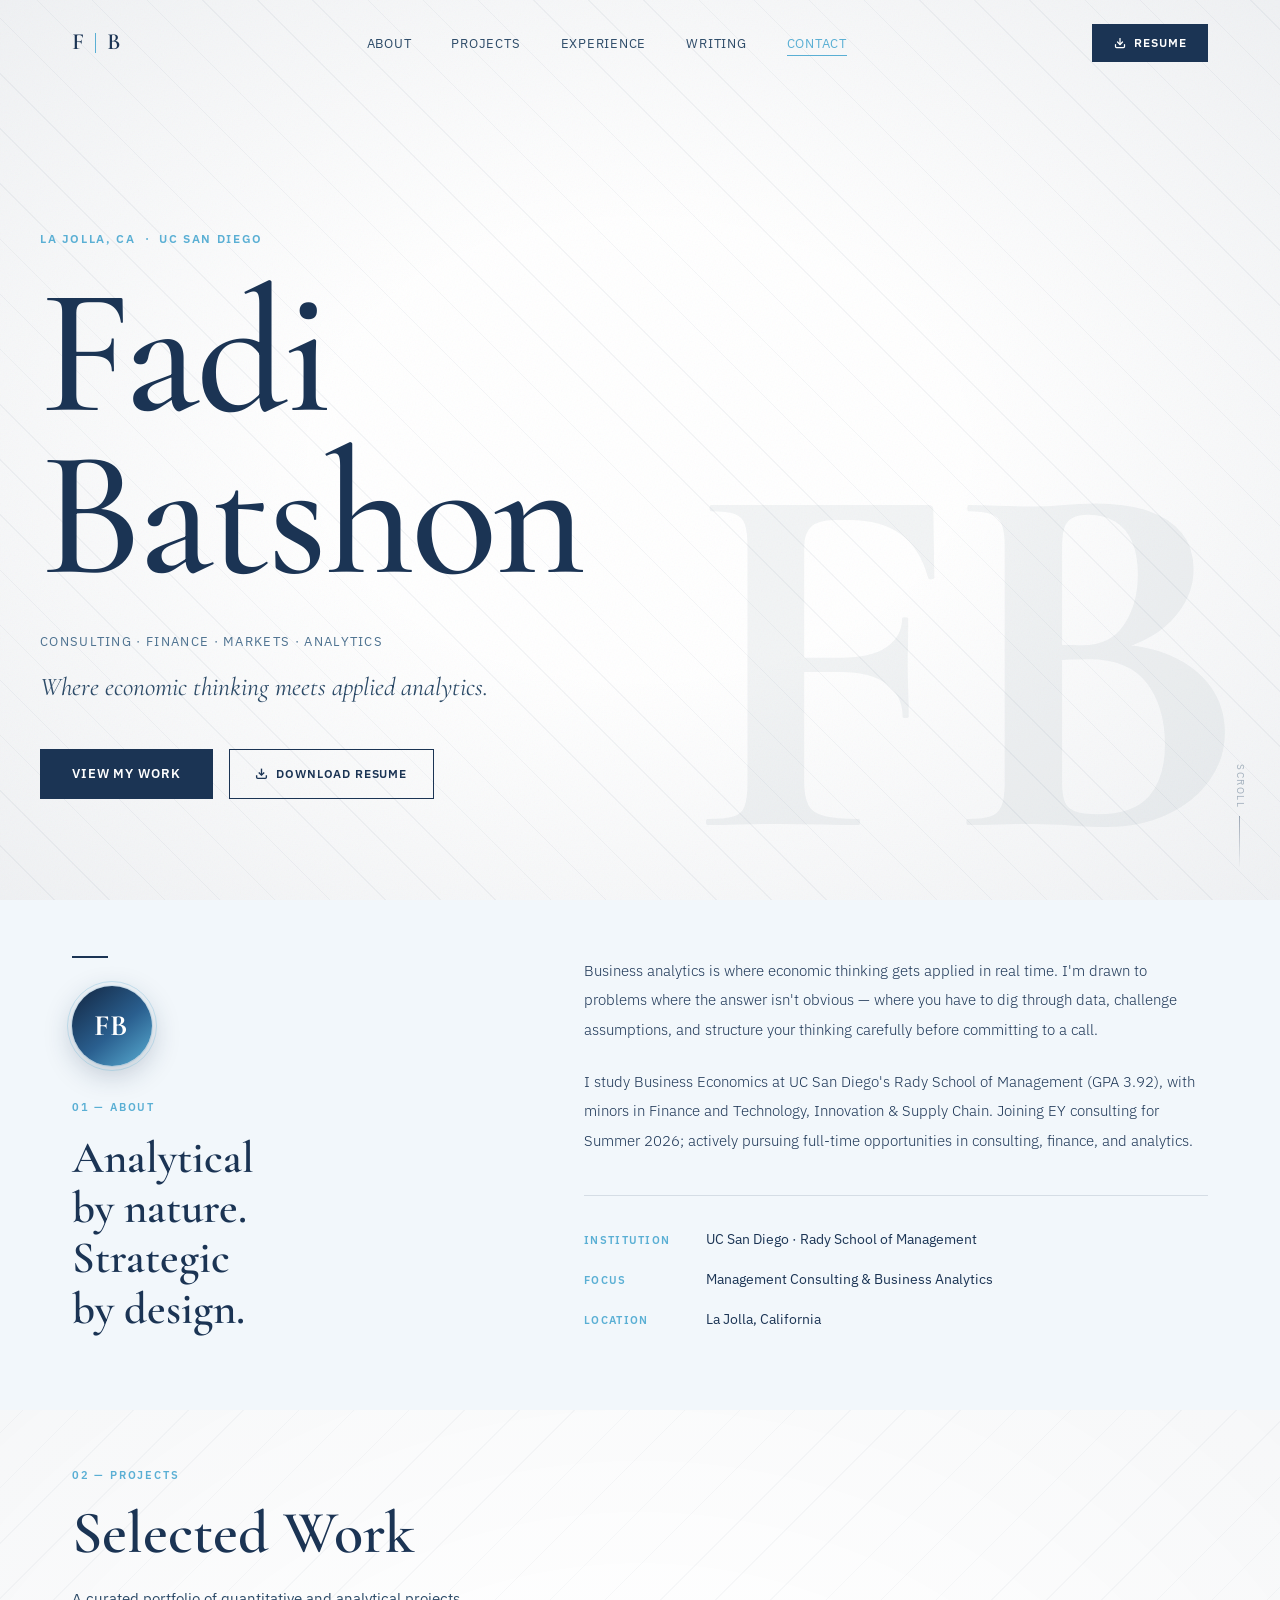
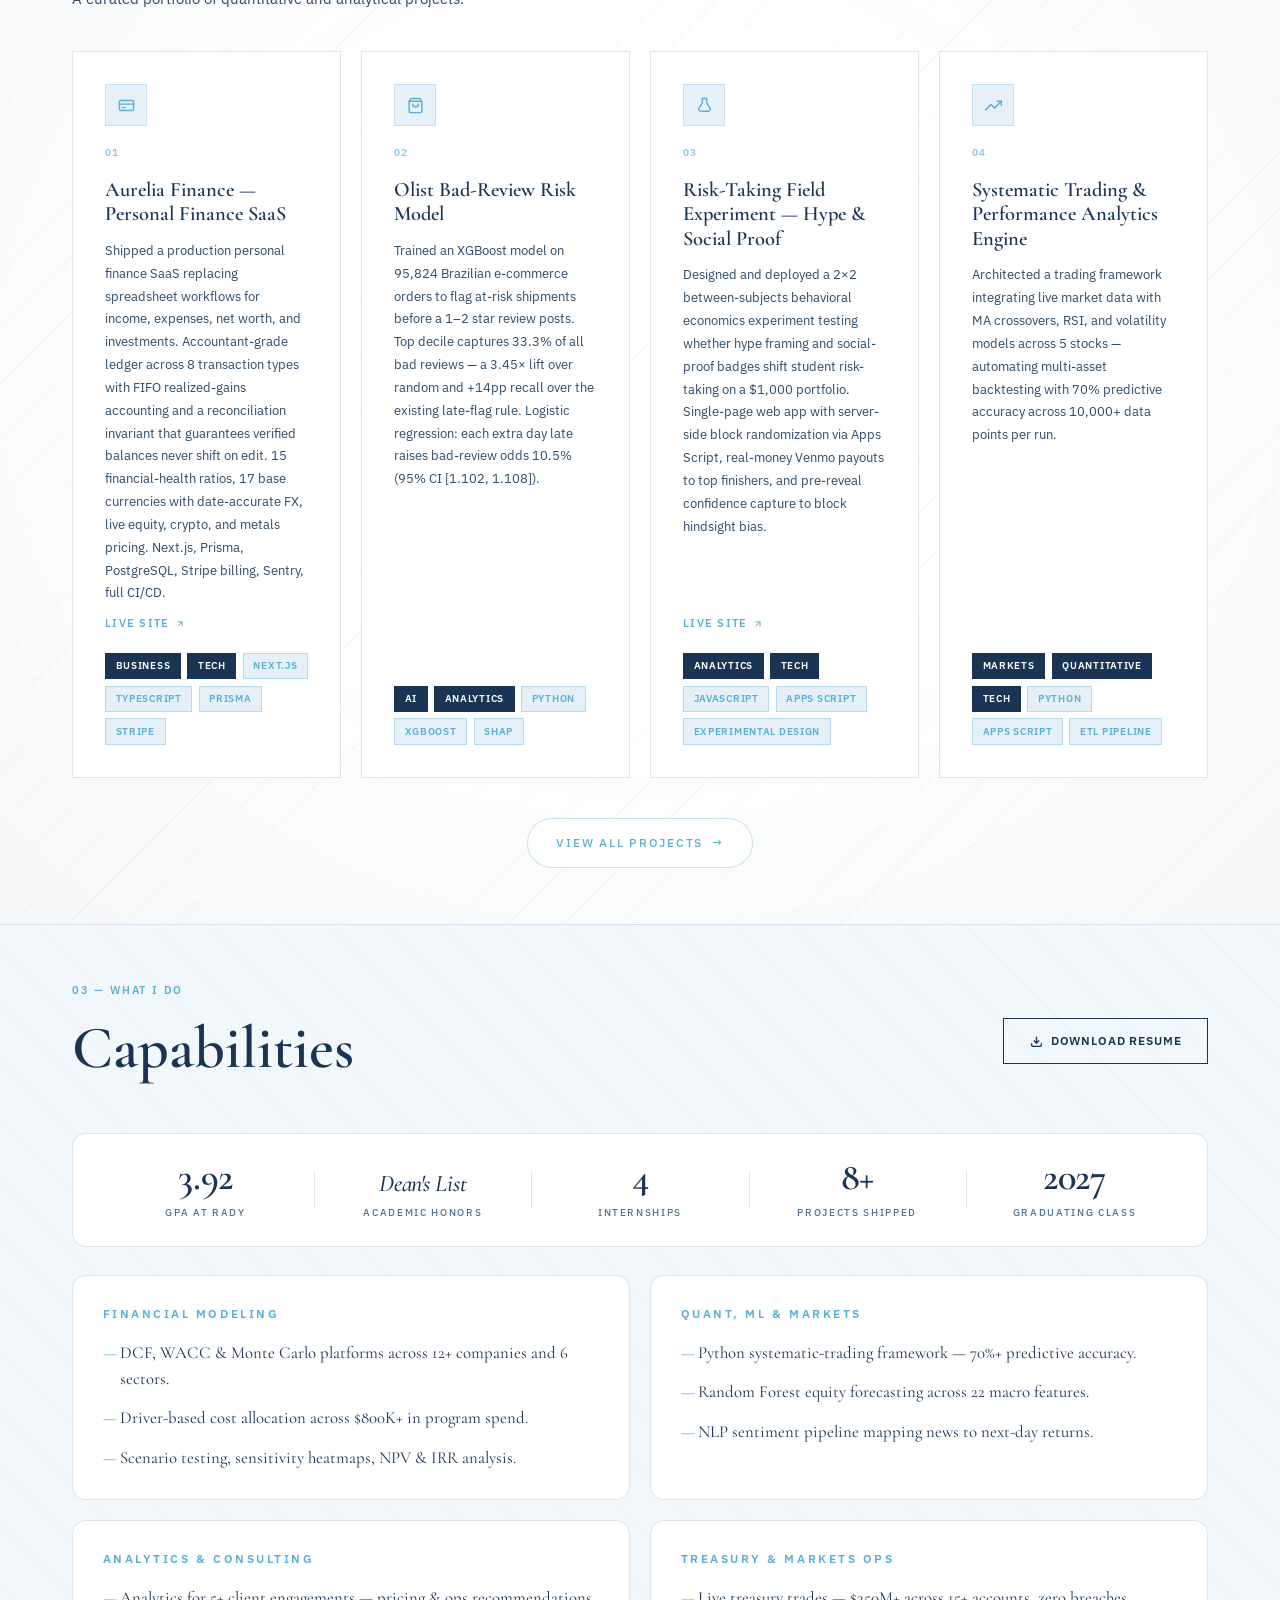
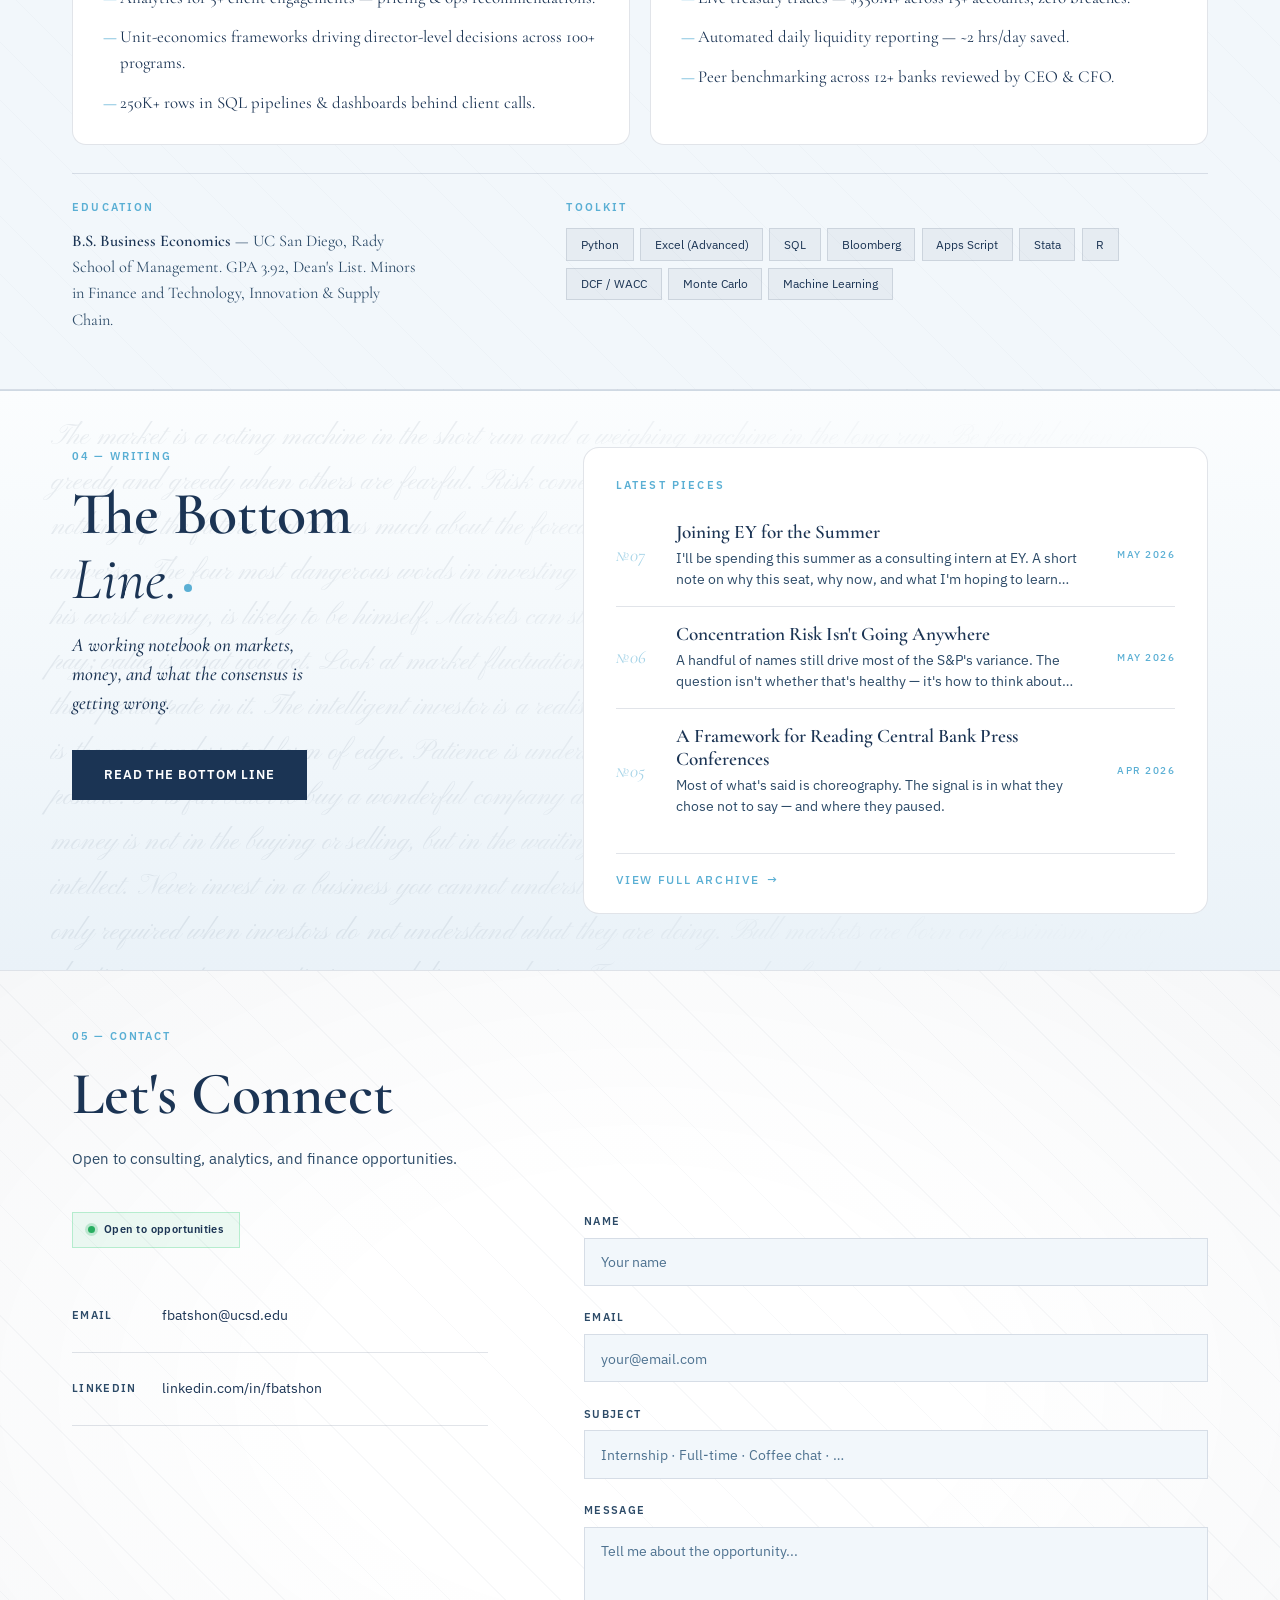
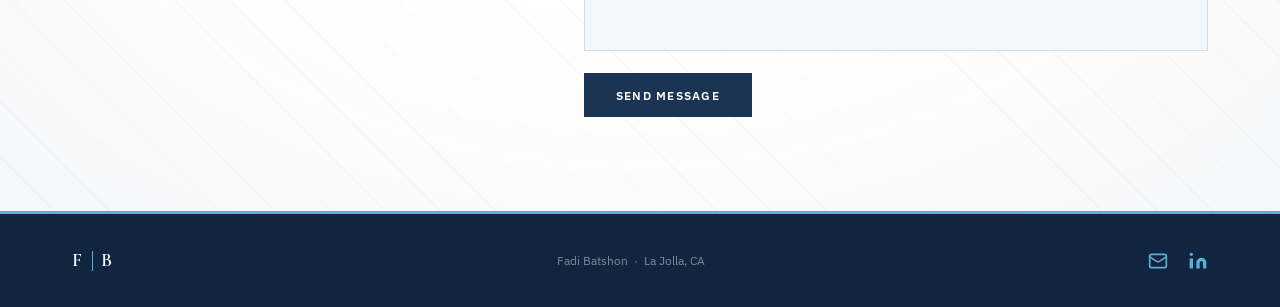
<file: index.html>
<!DOCTYPE html>
<html lang="en">
<head>
  <meta charset="UTF-8" />
  <meta name="viewport" content="width=device-width, initial-scale=1.0" />
  <title>Fadi Batshon — Consulting, Finance & Analytics</title>
  <meta name="description" content="Business Economics @ UC San Diego Rady. Consulting, finance, and analytics — joining EY Summer 2026." />
  <link rel="canonical" href="https://fbatshon.com/" />
  <meta property="og:title" content="Fadi Batshon — Consulting, Finance & Analytics" />
  <meta property="og:description" content="Business Economics @ UC San Diego Rady. Consulting, finance, and analytics — joining EY Summer 2026." />
  <meta property="og:type" content="website" />
  <meta property="og:url" content="https://fbatshon.com/" />
  <meta property="og:image" content="https://fbatshon.com/favicons/apple-touch-icon.png" />
  <meta name="twitter:card" content="summary" />
  <meta name="twitter:title" content="Fadi Batshon — Consulting, Finance & Analytics" />
  <meta name="twitter:description" content="Business Economics @ UC San Diego Rady. Consulting, finance, and analytics — joining EY Summer 2026." />
  <meta name="twitter:image" content="https://fbatshon.com/favicons/apple-touch-icon.png" />
  <link rel="preconnect" href="https://fonts.googleapis.com" />
  <link rel="preconnect" href="https://fonts.gstatic.com" crossorigin />
  <link href="https://fonts.googleapis.com/css2?family=Cormorant+Garamond:ital,wght@0,300;0,400;0,500;0,600;0,700;1,300;1,400;1,500&family=IBM+Plex+Sans:ital,wght@0,300;0,400;0,500;0,600;1,300;1,400&family=Pinyon+Script&display=swap" rel="stylesheet" />
  <link rel="icon" type="image/svg+xml" href="favicons/favicon.svg" />
  <link rel="icon" type="image/png" sizes="32x32" href="favicons/favicon-32.png" />
  <link rel="apple-touch-icon" sizes="180x180" href="favicons/apple-touch-icon.png" />
  <link rel="stylesheet" href="style.css" />
</head>
<body>

  <!-- ░░ NAVBAR ░░ -->
  <nav class="navbar" id="navbar">
    <div class="nav-container">
      <a href="#hero" class="nav-logo" aria-label="Fadi Batshon &mdash; Home"><span class="nav-logo-mark">F</span><span class="nav-logo-rule" aria-hidden="true"></span><span class="nav-logo-mark">B</span></a>
      <ul class="nav-links" id="navLinks">
        <li><a href="#about">About</a></li>
        <li><a href="#projects">Projects</a></li>
        <li><a href="#resume">Experience</a></li>
        <li><a href="./writing/" data-section="writing">Writing</a></li>
        <li><a href="#contact">Contact</a></li>
      </ul>
      <a href="resume.pdf" download="Fadi_Batshon_Resume.pdf" class="btn-nav-cta"><svg width="12" height="12" viewBox="0 0 24 24" fill="none" stroke="currentColor" stroke-width="2.5" stroke-linecap="round" stroke-linejoin="round" aria-hidden="true"><path d="M21 15v4a2 2 0 0 1-2 2H5a2 2 0 0 1-2-2v-4"/><polyline points="7 10 12 15 17 10"/><line x1="12" y1="15" x2="12" y2="3"/></svg> Resume</a>
      <button class="nav-toggle" id="navToggle" aria-label="Toggle menu" aria-expanded="false">
        <span></span>
        <span></span>
        <span></span>
      </button>
    </div>
  </nav>

  <!-- ░░ MOBILE MENU ░░ -->
  <div class="mobile-menu" id="mobileMenu" aria-hidden="true">
    <ul>
      <li><a href="#about"          class="mob-link">About</a></li>
      <li><a href="#projects"       class="mob-link">Projects</a></li>
      <li><a href="#resume"         class="mob-link">Experience</a></li>
      <li><a href="./writing/"      class="mob-link">Writing</a></li>
      <li><a href="#contact"        class="mob-link">Contact</a></li>
      <li><a href="resume.pdf" download="Fadi_Batshon_Resume.pdf" class="mob-link btn-nav-cta"><svg width="12" height="12" viewBox="0 0 24 24" fill="none" stroke="currentColor" stroke-width="2.5" stroke-linecap="round" stroke-linejoin="round" aria-hidden="true"><path d="M21 15v4a2 2 0 0 1-2 2H5a2 2 0 0 1-2-2v-4"/><polyline points="7 10 12 15 17 10"/><line x1="12" y1="15" x2="12" y2="3"/></svg> Resume</a></li>
    </ul>
  </div>

  <!-- ░░ HERO ░░ -->
  <section class="hero" id="hero">
    <div class="hero-blob hero-blob-1" aria-hidden="true"></div>
    <div class="hero-blob hero-blob-2" aria-hidden="true"></div>
    <div class="hero-body">
      <p class="hero-location">La Jolla, CA &nbsp;·&nbsp; UC San Diego</p>
      <h1 class="hero-name">Fadi<br>Batshon</h1>
      <p class="hero-tagline">Consulting · Finance · Markets · Analytics</p>
      <p class="hero-sub">Where economic thinking meets applied analytics.</p>
      <div class="hero-ctas">
        <a href="#projects" class="btn-primary">View My Work</a>
        <a href="resume.pdf" download="Fadi_Batshon_Resume.pdf" class="btn-download">
          <svg width="13" height="13" viewBox="0 0 24 24" fill="none" stroke="currentColor" stroke-width="2.5" aria-hidden="true"><path d="M21 15v4a2 2 0 0 1-2 2H5a2 2 0 0 1-2-2v-4"/><polyline points="7 10 12 15 17 10"/><line x1="12" y1="15" x2="12" y2="3"/></svg>
          Download Resume
        </a>
      </div>
    </div>


    <div class="scroll-hint" aria-hidden="true">
      <span>Scroll</span>
      <div class="scroll-line"></div>
    </div>
  </section>

  <!-- ░░ ABOUT ░░ -->
  <section class="about" id="about">
    <div class="container">
      <div class="about-grid">

        <div class="about-left fade-in">
          <div class="about-avatar"><span>FB</span></div>
          <p class="sec-label">01 — About</p>
          <h2 class="sec-h">Analytical<br>by nature.<br>Strategic<br>by design.</h2>
        </div>

        <div class="about-right fade-in">
          <p>Business analytics is where economic thinking gets applied in real time. I'm drawn to problems where the answer isn't obvious — where you have to dig through data, challenge assumptions, and structure your thinking carefully before committing to a call.</p>
          <p>I study Business Economics at UC San Diego's Rady School of Management (GPA 3.92), with minors in Finance and Technology, Innovation &amp; Supply Chain. Joining EY consulting for Summer 2026; actively pursuing full-time opportunities in consulting, finance, and analytics.</p>

          <div class="about-meta">
            <div class="meta-row">
              <span class="meta-k">Institution</span>
              <span class="meta-v">UC San Diego · Rady School of Management</span>
            </div>
            <div class="meta-row">
              <span class="meta-k">Focus</span>
              <span class="meta-v">Management Consulting &amp; Business Analytics</span>
            </div>
            <div class="meta-row">
              <span class="meta-k">Location</span>
              <span class="meta-v">La Jolla, California</span>
            </div>
          </div>
        </div>

      </div>
    </div>
  </section>

  <!-- ░░ PROJECTS ░░ -->
  <section class="projects" id="projects">
    <div class="container">
      <div class="sec-head fade-in">
        <p class="sec-label">02 — Projects</p>
        <h2 class="sec-h">Selected Work</h2>
        <p class="sec-sub">A curated portfolio of quantitative and analytical projects.</p>
      </div>

      <div id="projGrid" class="proj-grid" aria-live="polite">
        <p class="proj-loading">Loading projects…</p>
      </div>

      <div id="projCtaWrap" class="arch-cta-wrap" hidden>
        <a class="arch-cta" href="./projects/">View all projects <span aria-hidden="true">→</span></a>
      </div>
    </div>
  </section>

  <!-- ░░ CAPABILITIES (replaces resume timeline) ░░ -->
  <section class="caps" id="resume">
    <div class="container">

      <div class="caps-top-row fade-in">
        <div>
          <p class="sec-label">03 — What I Do</p>
          <h2 class="sec-h">Capabilities</h2>
        </div>
        <a href="resume.pdf" download="Fadi_Batshon_Resume.pdf" class="btn-download">
          <svg width="13" height="13" viewBox="0 0 24 24" fill="none" stroke="currentColor" stroke-width="2.5" aria-hidden="true"><path d="M21 15v4a2 2 0 0 1-2 2H5a2 2 0 0 1-2-2v-4"/><polyline points="7 10 12 15 17 10"/><line x1="12" y1="15" x2="12" y2="3"/></svg>
          Download Resume
        </a>
      </div>

      <!-- Stats banner -->
      <div class="caps-stats fade-in">
        <div class="caps-stat">
          <span class="caps-stat-num">3.92</span>
          <span class="caps-stat-lbl">GPA at Rady</span>
        </div>
        <div class="caps-stat">
          <span class="caps-stat-num caps-stat-text">Dean's List</span>
          <span class="caps-stat-lbl">Academic Honors</span>
        </div>
        <div class="caps-stat">
          <span class="caps-stat-num">4</span>
          <span class="caps-stat-lbl">Internships</span>
        </div>
        <div class="caps-stat">
          <span class="caps-stat-num">8+</span>
          <span class="caps-stat-lbl">Projects Shipped</span>
        </div>
        <div class="caps-stat">
          <span class="caps-stat-num">2027</span>
          <span class="caps-stat-lbl">Graduating Class</span>
        </div>
      </div>

      <!-- 4 capability pillars -->
      <div class="caps-grid">

        <div class="caps-pillar fade-in">
          <h3 class="caps-pillar-title">Financial Modeling</h3>
          <ul class="caps-list">
            <li>DCF, WACC &amp; Monte Carlo platforms across 12+ companies and 6 sectors.</li>
            <li>Driver-based cost allocation across $800K+ in program spend.</li>
            <li>Scenario testing, sensitivity heatmaps, NPV &amp; IRR analysis.</li>
          </ul>
        </div>

        <div class="caps-pillar fade-in">
          <h3 class="caps-pillar-title">Quant, ML &amp; Markets</h3>
          <ul class="caps-list">
            <li>Python systematic-trading framework — 70%+ predictive accuracy.</li>
            <li>Random Forest equity forecasting across 22 macro features.</li>
            <li>NLP sentiment pipeline mapping news to next-day returns.</li>
          </ul>
        </div>

        <div class="caps-pillar fade-in">
          <h3 class="caps-pillar-title">Analytics &amp; Consulting</h3>
          <ul class="caps-list">
            <li>Analytics for 5+ client engagements — pricing &amp; ops recommendations.</li>
            <li>Unit-economics frameworks driving director-level decisions across 100+ programs.</li>
            <li>250K+ rows in SQL pipelines &amp; dashboards behind client calls.</li>
          </ul>
        </div>

        <div class="caps-pillar fade-in">
          <h3 class="caps-pillar-title">Treasury &amp; Markets Ops</h3>
          <ul class="caps-list">
            <li>Live treasury trades — $350M+ across 15+ accounts, zero breaches.</li>
            <li>Automated daily liquidity reporting — ~2 hrs/day saved.</li>
            <li>Peer benchmarking across 12+ banks reviewed by CEO &amp; CFO.</li>
          </ul>
        </div>

      </div>

      <!-- Education + Toolkit footer -->
      <div class="caps-foot">
        <div class="caps-foot-col fade-in">
          <span class="caps-foot-lbl">Education</span>
          <p class="caps-foot-body">
            <strong>B.S. Business Economics</strong> — UC San Diego, Rady School of Management. GPA 3.92, Dean's List. Minors in Finance and Technology, Innovation &amp; Supply Chain.
          </p>
        </div>
        <div class="caps-foot-col fade-in">
          <span class="caps-foot-lbl">Toolkit</span>
          <div class="caps-foot-chips">
            <span class="chip">Python</span>
            <span class="chip">Excel (Advanced)</span>
            <span class="chip">SQL</span>
            <span class="chip">Bloomberg</span>
            <span class="chip">Apps Script</span>
            <span class="chip">Stata</span>
            <span class="chip">R</span>
            <span class="chip">DCF / WACC</span>
            <span class="chip">Monte Carlo</span>
            <span class="chip">Machine Learning</span>
          </div>
        </div>
      </div>

    </div>
  </section>

  <!-- ░░ WRITING ░░ -->
  <section class="wp" id="writing">
    <div class="wp-script" aria-hidden="true">
      <p>The market is a voting machine in the short run and a weighing machine in the long run. Be fearful when others are greedy and greedy when others are fearful. Risk comes from not knowing what you are doing. Forecasting tells us nothing of the future, but tells us much about the forecaster. Compound interest is the most powerful force in the universe. The four most dangerous words in investing are this time it is different. The investor's chief problem, and even his worst enemy, is likely to be himself. Markets can stay irrational longer than you can stay solvent. Price is what you pay; value is what you get. Look at market fluctuations as your friend rather than your enemy; profit from folly rather than participate in it. The intelligent investor is a realist who sells to optimists and buys from pessimists. Time arbitrage is the most underrated form of edge. Patience is undervalued. Conviction is dangerous. Curiosity is the only honest posture. It is far better to buy a wonderful company at a fair price than a fair company at a wonderful price. The big money is not in the buying or selling, but in the waiting. The most important quality for an investor is temperament, not intellect. Never invest in a business you cannot understand. Our favorite holding period is forever. Wide diversification is only required when investors do not understand what they are doing. Bull markets are born on pessimism, grow on skepticism, mature on optimism, and die on euphoria. Far more money has been lost preparing for corrections than has been lost in corrections themselves. Money is made by sitting, not trading. The trend is your friend until the end when it bends. Cut your losses short and let your winners run. Discipline is choosing between what you want now and what you want most. The four most dangerous words in investing are this time it is different. Read the tape, read the room, read the data, and then write down what you actually think — clearly enough that a careful reader can argue back. The bottom line is what remains when the noise clears.</p>
    </div>
    <div class="container">
      <div class="wp-grid">
        <div class="wp-left fade-in">
          <p class="sec-label">04 — Writing</p>
          <h2 class="sec-h">The Bottom<br><em>Line.</em></h2>
          <p class="wp-blurb">A working notebook on markets, money, and what the consensus is getting wrong.</p>
          <a href="./writing/" class="btn-primary wp-cta">Read The Bottom Line</a>
        </div>
        <div class="wp-right fade-in">
          <p class="wp-sublabel">Latest pieces</p>
          <div class="wp-list" id="wpList">
            <p class="wp-loading">Loading…</p>
          </div>
          <a href="./writing/archive/" class="wp-archive-link">View full archive <span aria-hidden="true">→</span></a>
        </div>
      </div>
    </div>
  </section>

  <!-- ░░ CONTACT ░░ -->
  <section class="contact" id="contact">
    <div class="container">
      <div class="sec-head fade-in">
        <p class="sec-label">05 — Contact</p>
        <h2 class="sec-h">Let's Connect</h2>
        <p class="sec-sub">Open to consulting, analytics, and finance opportunities.</p>
      </div>

      <div class="contact-grid">

        <div class="contact-left fade-in">
          <div class="c-availability">
            <span class="c-avail-dot"></span>
            Open to opportunities
          </div>
          <a href="mailto:fbatshon@ucsd.edu" class="clink">
            <span class="clink-label">Email</span>
            <span class="clink-val">fbatshon@ucsd.edu</span>
            <span class="clink-arr">→</span>
          </a>
          <a href="https://www.linkedin.com/in/fbatshon" target="_blank" rel="noopener noreferrer" class="clink">
            <span class="clink-label">LinkedIn</span>
            <span class="clink-val">linkedin.com/in/fbatshon</span>
            <span class="clink-arr">→</span>
          </a>
        </div>

        <div class="contact-right fade-in">
          <form class="cform" id="contactForm" novalidate>
            <div class="field">
              <label for="fname">Name</label>
              <input type="text" id="fname" name="name" placeholder="Your name" autocomplete="name" required />
            </div>
            <div class="field">
              <label for="femail">Email</label>
              <input type="email" id="femail" name="email" placeholder="your@email.com" autocomplete="email" required />
            </div>
            <div class="field">
              <label for="fsubject">Subject</label>
              <input type="text" id="fsubject" name="subject" placeholder="Internship · Full-time · Coffee chat · …" autocomplete="off" list="subject-options" required />
              <datalist id="subject-options">
                <option value="Internship opportunity"></option>
                <option value="Full-time role"></option>
                <option value="Coffee chat"></option>
                <option value="Collaboration"></option>
                <option value="Quick question"></option>
              </datalist>
            </div>
            <div class="field">
              <label for="fmsg">Message</label>
              <textarea id="fmsg" name="message" rows="5" placeholder="Tell me about the opportunity..." required></textarea>
            </div>
            <button type="submit" class="btn-submit">Send Message</button>
            <p class="form-note" id="formNote" aria-live="polite"></p>
          </form>
        </div>

      </div>
    </div>
  </section>

  <!-- ░░ FOOTER ░░ -->
  <footer class="footer">
    <div class="container">
      <div class="footer-inner">
        <span class="footer-logo"><span class="footer-logo-mark">F</span><span class="footer-logo-rule" aria-hidden="true"></span><span class="footer-logo-mark">B</span></span>
        <p class="footer-copy">Fadi Batshon &nbsp;·&nbsp; La Jolla, CA</p>
        <div class="footer-links">
          <a href="mailto:fbatshon@ucsd.edu" aria-label="Email">
            <svg xmlns="http://www.w3.org/2000/svg" width="20" height="20" viewBox="0 0 24 24" fill="none" stroke="currentColor" stroke-width="2" stroke-linecap="round" stroke-linejoin="round" aria-hidden="true"><rect width="20" height="16" x="2" y="4" rx="2"/><path d="m22 7-8.97 5.7a1.94 1.94 0 0 1-2.06 0L2 7"/></svg>
          </a>
          <a href="https://www.linkedin.com/in/fbatshon" target="_blank" rel="noopener noreferrer" aria-label="LinkedIn">
            <svg xmlns="http://www.w3.org/2000/svg" width="20" height="20" viewBox="0 0 24 24" fill="currentColor" aria-hidden="true"><path d="M16 8a6 6 0 0 1 6 6v7h-4v-7a2 2 0 0 0-2-2 2 2 0 0 0-2 2v7h-4v-7a6 6 0 0 1 6-6z"/><rect width="4" height="12" x="2" y="9"/><circle cx="4" cy="4" r="2"/></svg>
          </a>
        </div>
      </div>
    </div>
  </footer>

  <script src="script.js"></script>
</body>
</html>
</file>
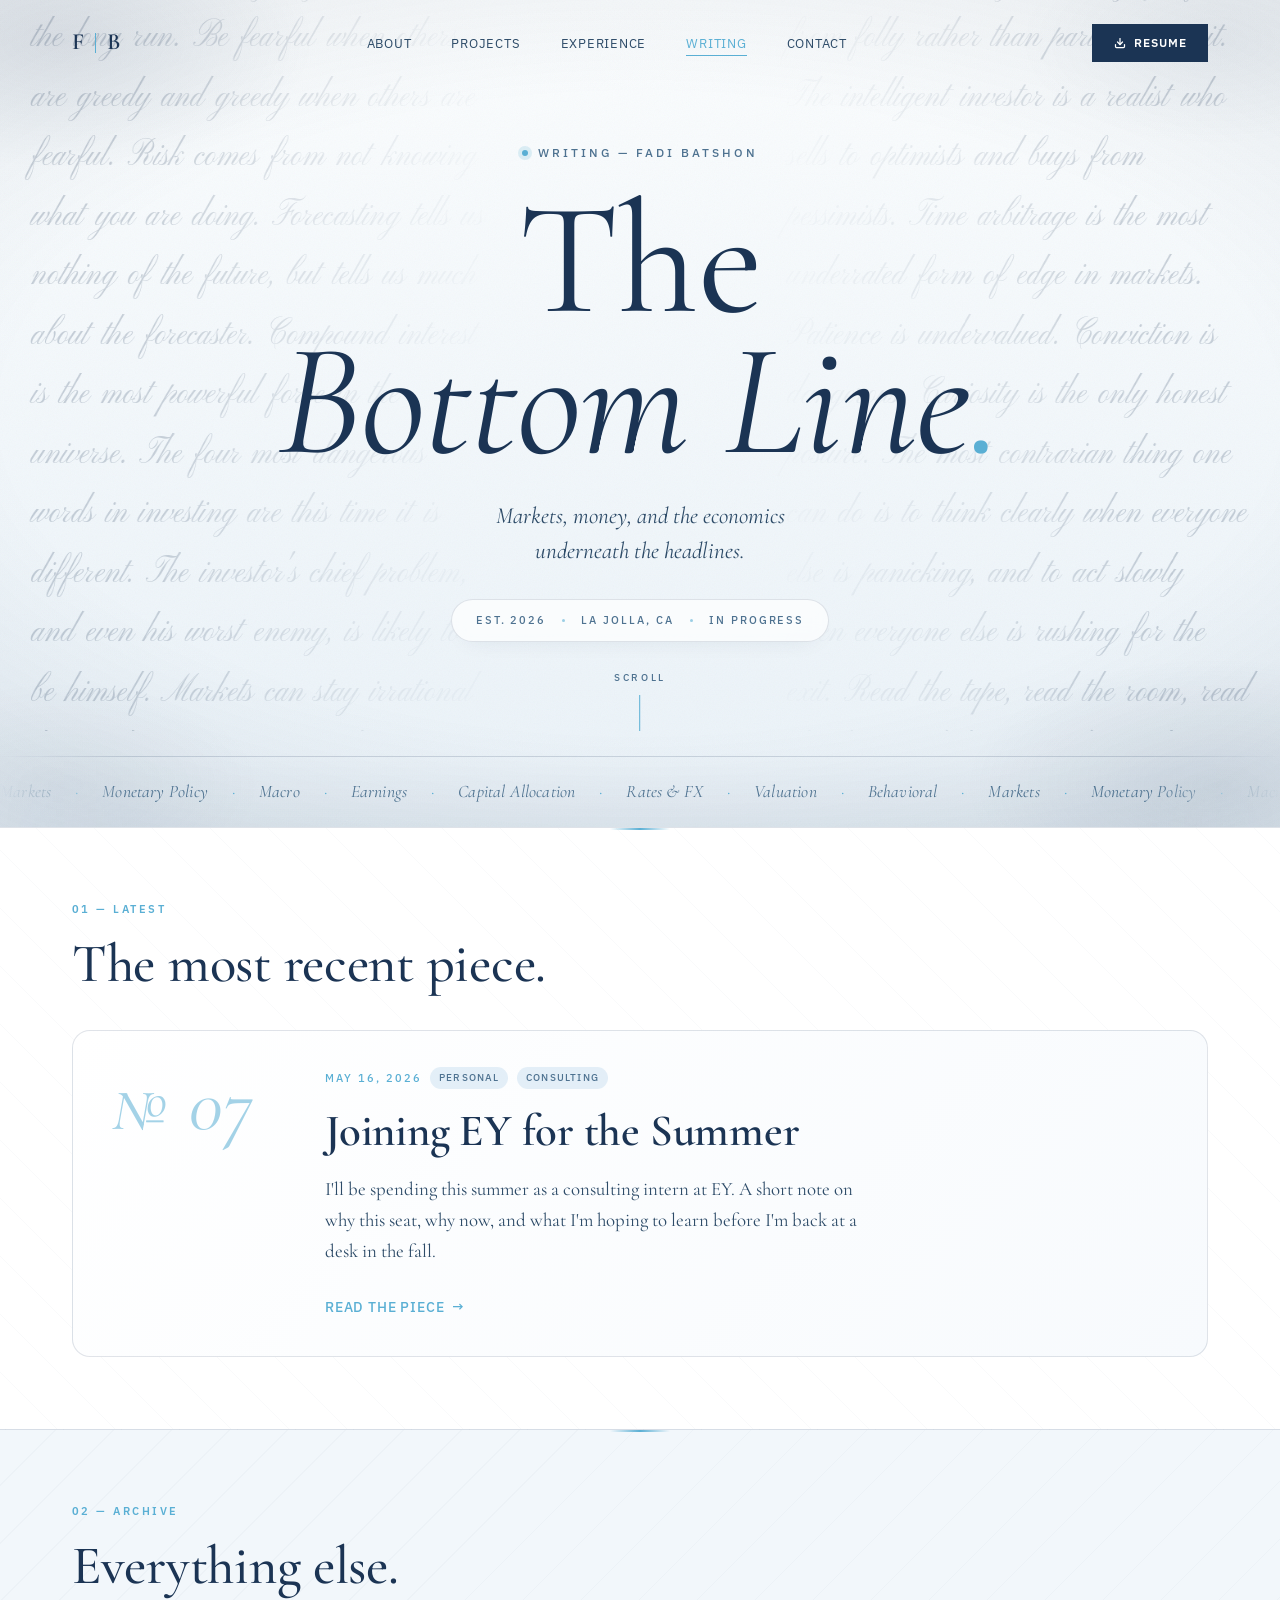
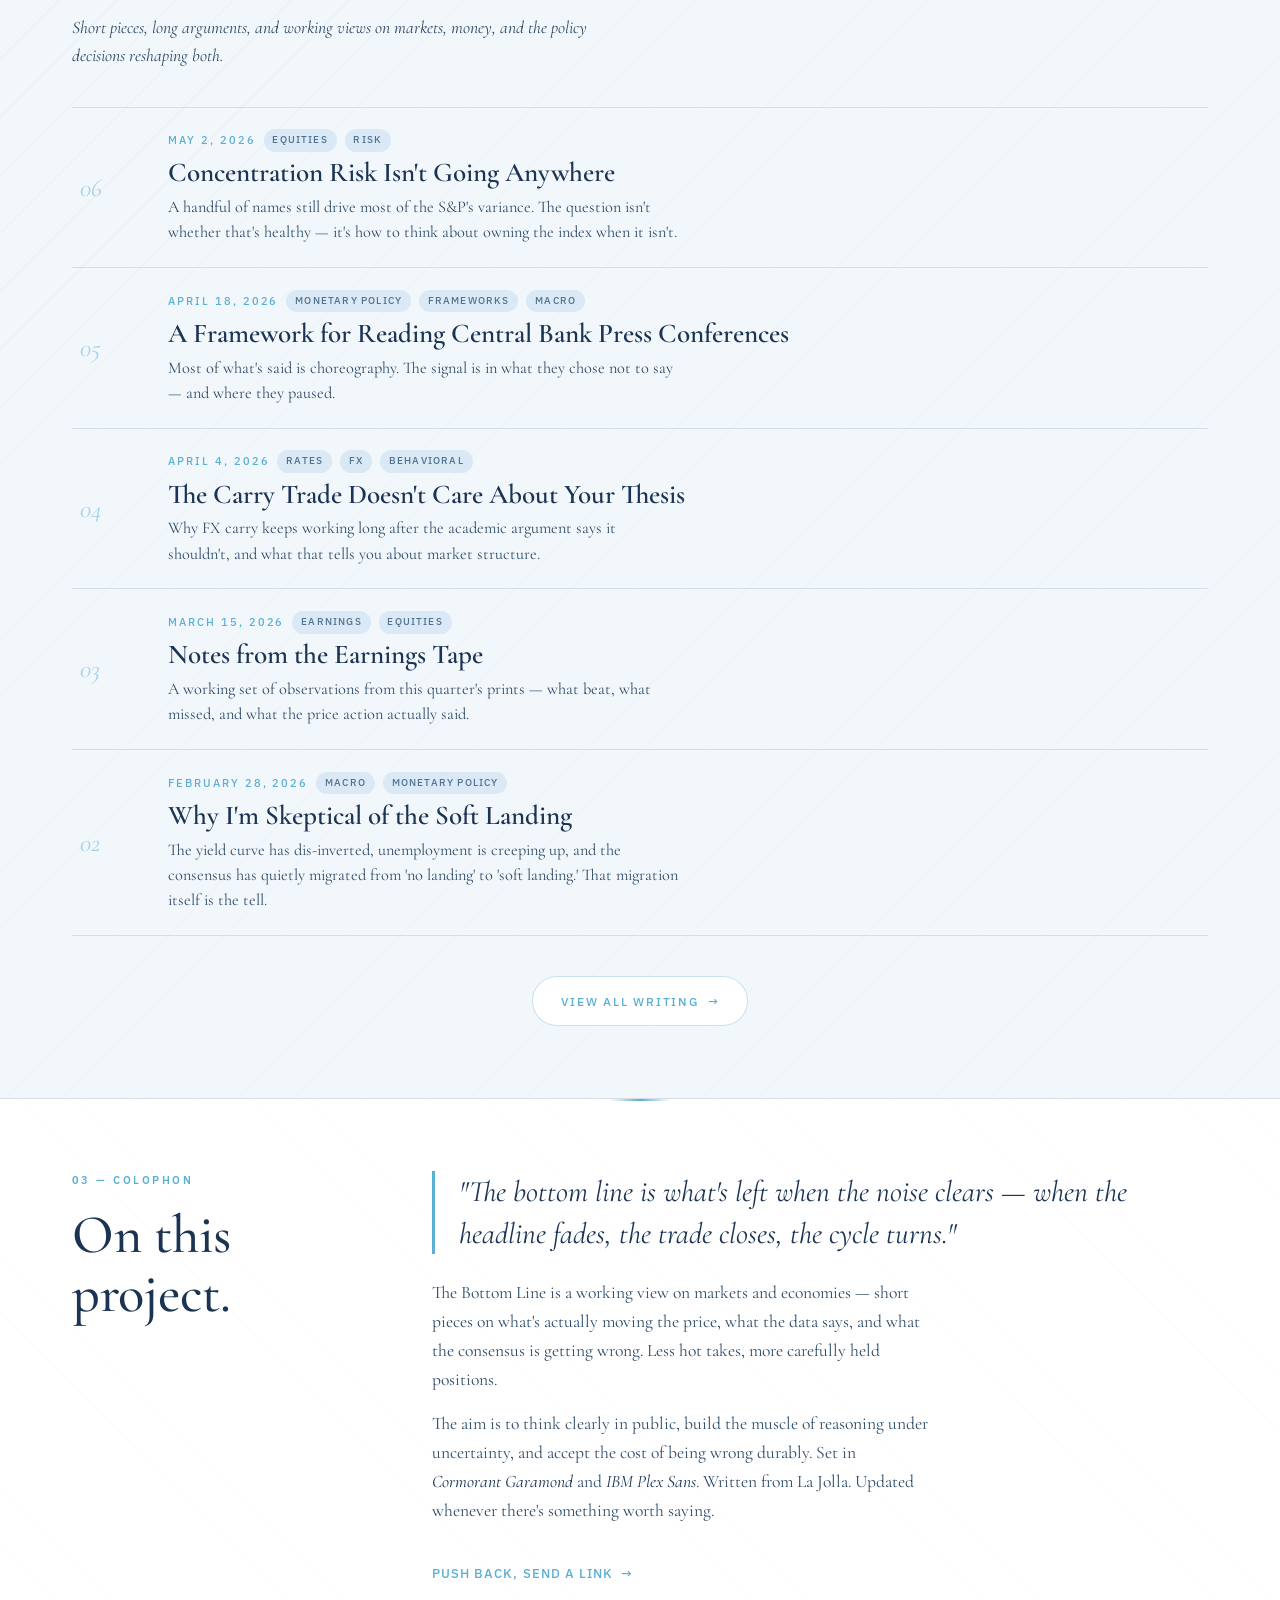
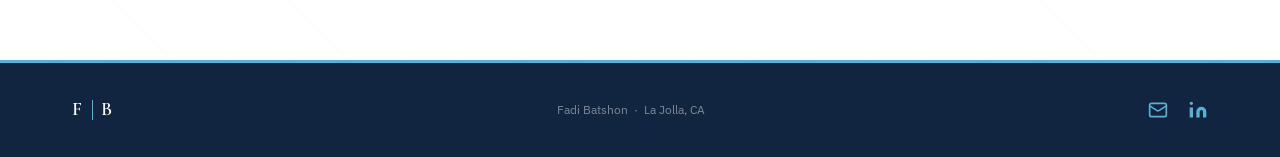
<file: writing/index.html>
<!DOCTYPE html>
<html lang="en">
<head>
  <meta charset="UTF-8" />
  <meta name="viewport" content="width=device-width, initial-scale=1.0" />
  <title>The Bottom Line — Fadi Batshon</title>
  <meta name="description" content="A working notebook on markets, money, and the economics underneath the headlines. By Fadi Batshon." />
  <link rel="canonical" href="https://fbatshon.com/writing/" />
  <meta property="og:title" content="The Bottom Line — Fadi Batshon" />
  <meta property="og:description" content="A working notebook on markets, money, and the economics underneath the headlines." />
  <meta property="og:type" content="website" />
  <meta property="og:url" content="https://fbatshon.com/writing/" />
  <meta property="og:image" content="https://fbatshon.com/favicons/apple-touch-icon.png" />
  <meta name="twitter:card" content="summary" />
  <meta name="twitter:title" content="The Bottom Line — Fadi Batshon" />
  <meta name="twitter:description" content="A working notebook on markets, money, and the economics underneath the headlines." />
  <meta name="twitter:image" content="https://fbatshon.com/favicons/apple-touch-icon.png" />
  <link rel="preconnect" href="https://fonts.googleapis.com" />
  <link rel="preconnect" href="https://fonts.gstatic.com" crossorigin />
  <link href="https://fonts.googleapis.com/css2?family=Cormorant+Garamond:ital,wght@0,300;0,400;0,500;0,600;0,700;1,300;1,400;1,500&family=IBM+Plex+Sans:ital,wght@0,300;0,400;0,500;0,600;1,300;1,400&family=Pinyon+Script&display=swap" rel="stylesheet" />
  <link rel="icon" type="image/svg+xml" href="../favicons/favicon.svg" />
  <link rel="icon" type="image/png" sizes="32x32" href="../favicons/favicon-32.png" />
  <link rel="apple-touch-icon" sizes="180x180" href="../favicons/apple-touch-icon.png" />
  <link rel="stylesheet" href="../style.css" />
</head>
<body class="writing-body">

  <!-- ░░ NAVBAR ░░ -->
  <nav class="navbar" id="navbar">
    <div class="nav-container">
      <a href="../" class="nav-logo" aria-label="Fadi Batshon &mdash; Home"><span class="nav-logo-mark">F</span><span class="nav-logo-rule" aria-hidden="true"></span><span class="nav-logo-mark">B</span></a>
      <ul class="nav-links" id="navLinks">
        <li><a href="../#about">About</a></li>
        <li><a href="../#projects">Projects</a></li>
        <li><a href="../#resume">Experience</a></li>
        <li><a href="./" class="active">Writing</a></li>
        <li><a href="../#contact">Contact</a></li>
      </ul>
      <a href="../resume.pdf" download="Fadi_Batshon_Resume.pdf" class="btn-nav-cta"><svg width="12" height="12" viewBox="0 0 24 24" fill="none" stroke="currentColor" stroke-width="2.5" stroke-linecap="round" stroke-linejoin="round" aria-hidden="true"><path d="M21 15v4a2 2 0 0 1-2 2H5a2 2 0 0 1-2-2v-4"/><polyline points="7 10 12 15 17 10"/><line x1="12" y1="15" x2="12" y2="3"/></svg> Resume</a>
      <button class="nav-toggle" id="navToggle" aria-label="Toggle menu" aria-expanded="false">
        <span></span>
        <span></span>
        <span></span>
      </button>
    </div>
  </nav>

  <!-- ░░ MOBILE MENU ░░ -->
  <div class="mobile-menu" id="mobileMenu" aria-hidden="true">
    <ul>
      <li><a href="../#about"    class="mob-link">About</a></li>
      <li><a href="../#projects" class="mob-link">Projects</a></li>
      <li><a href="../#resume"   class="mob-link">Experience</a></li>
      <li><a href="./"                     class="mob-link">Writing</a></li>
      <li><a href="../#contact"  class="mob-link">Contact</a></li>
      <li><a href="../resume.pdf" download="Fadi_Batshon_Resume.pdf" class="mob-link btn-nav-cta"><svg width="12" height="12" viewBox="0 0 24 24" fill="none" stroke="currentColor" stroke-width="2.5" stroke-linecap="round" stroke-linejoin="round" aria-hidden="true"><path d="M21 15v4a2 2 0 0 1-2 2H5a2 2 0 0 1-2-2v-4"/><polyline points="7 10 12 15 17 10"/><line x1="12" y1="15" x2="12" y2="3"/></svg> Resume</a></li>
    </ul>
  </div>

  <!-- ░░ HERO ░░ -->
  <header class="wh">
    <div class="wh-grain" aria-hidden="true"></div>
    <div class="wh-vignette" aria-hidden="true"></div>
    <div class="wh-script" aria-hidden="true">
      <div class="wh-script-side wh-script-left">
        <p>The market is a voting machine in the short run and a weighing machine in the long run. Be fearful when others are greedy and greedy when others are fearful. Risk comes from not knowing what you are doing. Forecasting tells us nothing of the future, but tells us much about the forecaster. Compound interest is the most powerful force in the universe. The four most dangerous words in investing are this time it is different. The investor's chief problem, and even his worst enemy, is likely to be himself. Markets can stay irrational longer than you can stay solvent. Price is what you pay; value is what you get.</p>
      </div>
      <div class="wh-script-side wh-script-right">
        <p>Look at market fluctuations as your friend rather than your enemy; profit from folly rather than participate in it. The intelligent investor is a realist who sells to optimists and buys from pessimists. Time arbitrage is the most underrated form of edge in markets. Patience is undervalued. Conviction is dangerous. Curiosity is the only honest posture. The most contrarian thing one can do is to think clearly when everyone else is panicking, and to act slowly when everyone else is rushing for the exit. Read the tape, read the room, read the data, and then write down what you actually think.</p>
      </div>
    </div>

    <div class="wh-inner">
      <p class="wh-eyebrow"><span class="wh-eb-dot"></span> Writing — Fadi Batshon</p>
      <h1 class="wh-title">
        <span class="wh-title-1">The</span>
        <span class="wh-title-2">Bottom Line<span class="wh-title-dot">.</span></span>
      </h1>
      <p class="wh-tagline">Markets, money, and the economics<br class="wh-br" />underneath the headlines.</p>

      <div class="wh-meta">
        <span class="wh-meta-item">Est. 2026</span>
        <span class="wh-meta-sep" aria-hidden="true"></span>
        <span class="wh-meta-item">La Jolla, CA</span>
        <span class="wh-meta-sep" aria-hidden="true"></span>
        <span class="wh-meta-item">In Progress</span>
      </div>
    </div>

    <a href="#latest" class="wh-scroll" aria-label="Scroll to writing">
      <span>Scroll</span>
      <div class="wh-scroll-line"></div>
    </a>

    <div class="wh-marquee" aria-hidden="true">
      <div class="wh-marquee-track">
        <span>Markets</span><em>·</em>
        <span>Monetary Policy</span><em>·</em>
        <span>Macro</span><em>·</em>
        <span>Earnings</span><em>·</em>
        <span>Capital Allocation</span><em>·</em>
        <span>Rates &amp; FX</span><em>·</em>
        <span>Valuation</span><em>·</em>
        <span>Behavioral</span><em>·</em>
        <span>Markets</span><em>·</em>
        <span>Monetary Policy</span><em>·</em>
        <span>Macro</span><em>·</em>
        <span>Earnings</span><em>·</em>
        <span>Capital Allocation</span><em>·</em>
        <span>Rates &amp; FX</span><em>·</em>
        <span>Valuation</span><em>·</em>
        <span>Behavioral</span><em>·</em>
      </div>
    </div>
  </header>

  <!-- ░░ LATEST (FEATURED) ░░ -->
  <section class="ws ws-latest" id="latest">
    <div class="container">
      <div class="ws-head fade-in">
        <p class="ws-label">01 — Latest</p>
        <h2 class="ws-h">The most recent piece.</h2>
      </div>
      <div id="featured" class="featured fade-in" aria-live="polite">
        <p class="post-loading">Loading…</p>
      </div>
    </div>
  </section>

  <!-- ░░ ARCHIVE ░░ -->
  <section class="ws ws-archive" id="archive">
    <div class="container">
      <div class="ws-head fade-in">
        <p class="ws-label">02 — Archive</p>
        <h2 class="ws-h">Everything else.</h2>
        <p class="ws-sub">Short pieces, long arguments, and working views on markets, money, and the policy decisions reshaping both.</p>
      </div>
      <div id="postList" class="post-list" aria-live="polite"></div>
      <div id="archCtaWrap" class="arch-cta-wrap" hidden>
        <a class="arch-cta" href="./archive/">View all writing <span aria-hidden="true">→</span></a>
      </div>
    </div>
  </section>

  <!-- ░░ COLOPHON ░░ -->
  <section class="ws ws-colophon">
    <div class="container">
      <div class="colo-grid">
        <div class="colo-left fade-in">
          <p class="ws-label">03 — Colophon</p>
          <h2 class="ws-h">On this project.</h2>
        </div>
        <div class="colo-right fade-in">
          <p class="colo-pull">"The bottom line is what's left when the noise clears — when the headline fades, the trade closes, the cycle turns."</p>
          <p class="colo-body">The Bottom Line is a working view on markets and economies — short pieces on what's actually moving the price, what the data says, and what the consensus is getting wrong. Less hot takes, more carefully held positions.</p>
          <p class="colo-body">The aim is to think clearly in public, build the muscle of reasoning under uncertainty, and accept the cost of being wrong durably. Set in <em>Cormorant Garamond</em> and <em>IBM Plex Sans</em>. Written from La Jolla. Updated whenever there's something worth saying.</p>
          <a href="../#contact" class="colo-cta">Push back, send a link <span aria-hidden="true">→</span></a>
        </div>
      </div>
    </div>
  </section>

  <!-- ░░ FOOTER ░░ -->
  <footer class="footer">
    <div class="container">
      <div class="footer-inner">
        <span class="footer-logo"><span class="footer-logo-mark">F</span><span class="footer-logo-rule" aria-hidden="true"></span><span class="footer-logo-mark">B</span></span>
        <p class="footer-copy">Fadi Batshon &nbsp;·&nbsp; La Jolla, CA</p>
        <div class="footer-links">
          <a href="mailto:fbatshon@ucsd.edu" aria-label="Email">
            <svg xmlns="http://www.w3.org/2000/svg" width="20" height="20" viewBox="0 0 24 24" fill="none" stroke="currentColor" stroke-width="2" stroke-linecap="round" stroke-linejoin="round" aria-hidden="true"><rect width="20" height="16" x="2" y="4" rx="2"/><path d="m22 7-8.97 5.7a1.94 1.94 0 0 1-2.06 0L2 7"/></svg>
          </a>
          <a href="https://www.linkedin.com/in/fbatshon" target="_blank" rel="noopener noreferrer" aria-label="LinkedIn">
            <svg xmlns="http://www.w3.org/2000/svg" width="20" height="20" viewBox="0 0 24 24" fill="currentColor" aria-hidden="true"><path d="M16 8a6 6 0 0 1 6 6v7h-4v-7a2 2 0 0 0-2-2 2 2 0 0 0-2 2v7h-4v-7a6 6 0 0 1 6-6z"/><rect width="4" height="12" x="2" y="9"/><circle cx="4" cy="4" r="2"/></svg>
          </a>
        </div>
      </div>
    </div>
  </footer>

  <script src="../script.js"></script>
  <script>
    (async function () {
      const featuredEl = document.getElementById('featured');
      const listEl     = document.getElementById('postList');
      const archiveSection = document.getElementById('archive');

      const fmtDate = (iso) => {
        const d = new Date(iso + 'T00:00:00');
        if (isNaN(d)) return iso;
        return d.toLocaleDateString('en-US', { year: 'numeric', month: 'long', day: 'numeric' });
      };

      try {
        const res = await fetch('./posts.json', { cache: 'no-cache' });
        if (!res.ok) throw new Error('posts.json unavailable');
        const posts = await res.json();
        posts.sort((a, b) => (b.date || '').localeCompare(a.date || ''));

        if (!posts.length) {
          featuredEl.innerHTML = '<p class="post-empty">No pieces yet. The first one\'s coming.</p>';
          archiveSection.style.display = 'none';
          return;
        }

        const [latest, ...rest] = posts;

        featuredEl.innerHTML = `
          <a class="feat-card" href="./post/?slug=${encodeURIComponent(latest.slug)}">
            <span class="feat-no" aria-hidden="true">№ ${String(posts.length).padStart(2,'0')}</span>
            <div class="feat-body">
              <div class="feat-top">
                <time class="post-date" datetime="${latest.date}">${fmtDate(latest.date)}</time>
                ${(latest.tags || []).map(t => `<span class="post-tag">${t}</span>`).join('')}
              </div>
              <h3 class="feat-title">${latest.title}</h3>
              <p class="feat-excerpt">${latest.excerpt || ''}</p>
              <span class="feat-cta">Read the piece <span aria-hidden="true">→</span></span>
            </div>
          </a>
        `;

        if (!rest.length) {
          archiveSection.style.display = 'none';
          return;
        }

        const ARCHIVE_LIMIT = 5;
        const visible = rest.slice(0, ARCHIVE_LIMIT);
        listEl.innerHTML = visible.map((p, i) => `
          <article class="post-row fade-in">
            <a class="post-row-link" href="./post/?slug=${encodeURIComponent(p.slug)}">
              <span class="post-row-no" aria-hidden="true">${String(rest.length - i).padStart(2,'0')}</span>
              <div class="post-row-main">
                <div class="post-row-top">
                  <time class="post-date" datetime="${p.date}">${fmtDate(p.date)}</time>
                  ${(p.tags || []).map(t => `<span class="post-tag">${t}</span>`).join('')}
                </div>
                <h3 class="post-row-title">${p.title}</h3>
                <p class="post-row-excerpt">${p.excerpt || ''}</p>
              </div>
              <span class="post-row-arr" aria-hidden="true">→</span>
            </a>
          </article>
        `).join('');

        if (rest.length > ARCHIVE_LIMIT) {
          const cta = document.getElementById('archCtaWrap');
          if (cta) cta.hidden = false;
        }

        const lateFade = new IntersectionObserver((entries, obs) => {
          entries.forEach(entry => {
            if (!entry.isIntersecting) return;
            const siblings = Array.from(entry.target.parentElement.querySelectorAll(':scope > .fade-in'));
            const idx = siblings.indexOf(entry.target);
            setTimeout(() => entry.target.classList.add('visible'), idx * 70);
            obs.unobserve(entry.target);
          });
        }, { threshold: 0.08, rootMargin: '0px 0px -40px 0px' });
        document.querySelectorAll('.post-row.fade-in').forEach(el => lateFade.observe(el));
      } catch (err) {
        featuredEl.innerHTML = `<p class="post-error">Couldn't load posts. If you're viewing this from a <code>file://</code> URL, run a local server (e.g. <code>python3 -m http.server</code>).</p>`;
        archiveSection.style.display = 'none';
        console.error(err);
      }
    })();
  </script>
</body>
</html>
</file>
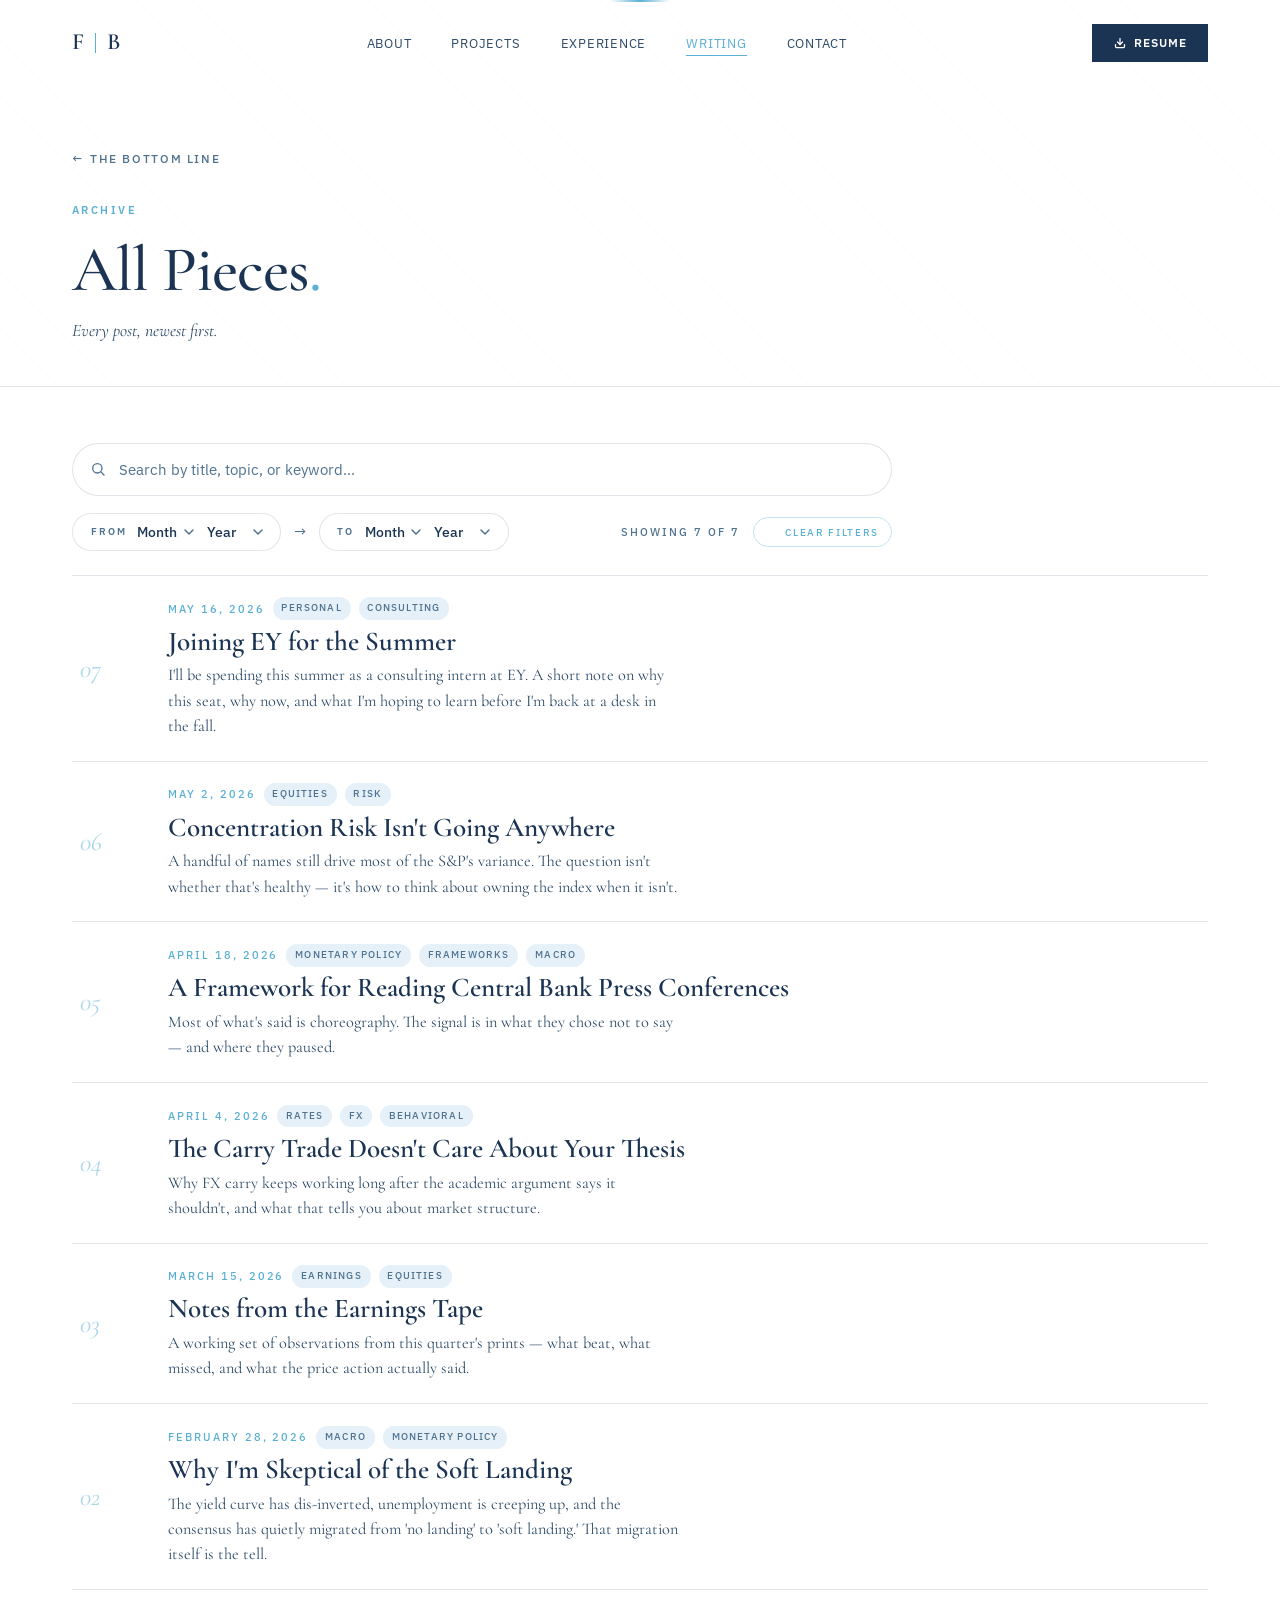
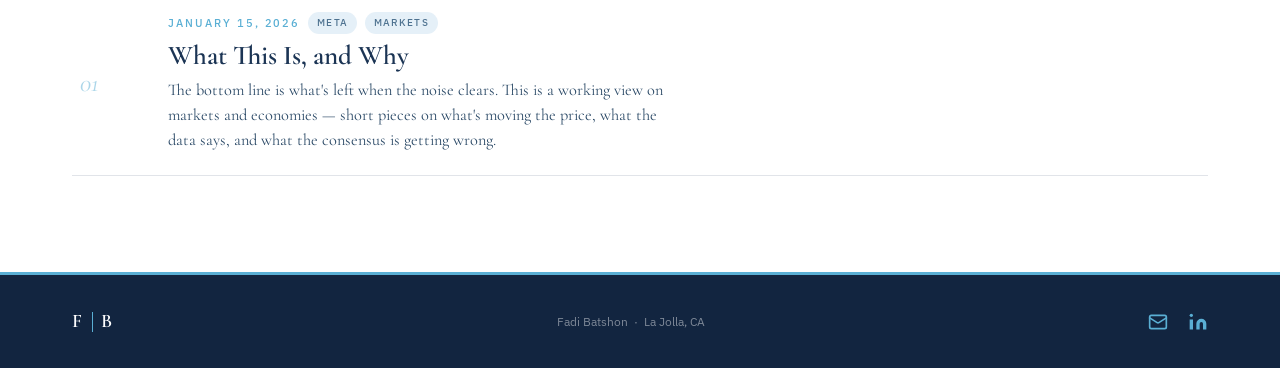
<file: writing/archive/index.html>
<!DOCTYPE html>
<html lang="en">
<head>
  <meta charset="UTF-8" />
  <meta name="viewport" content="width=device-width, initial-scale=1.0" />
  <title>Archive — The Bottom Line</title>
  <meta name="description" content="Every piece on The Bottom Line — search by title, topic, or keyword and filter by date." />
  <link rel="canonical" href="https://fbatshon.com/writing/archive/" />
  <meta property="og:title" content="Archive — The Bottom Line" />
  <meta property="og:description" content="Every piece on The Bottom Line — search by title, topic, or keyword and filter by date." />
  <meta property="og:type" content="website" />
  <meta property="og:url" content="https://fbatshon.com/writing/archive/" />
  <meta property="og:image" content="https://fbatshon.com/favicons/apple-touch-icon.png" />
  <meta name="twitter:card" content="summary" />
  <meta name="twitter:title" content="Archive — The Bottom Line" />
  <meta name="twitter:description" content="Every piece on The Bottom Line — search by title, topic, or keyword and filter by date." />
  <meta name="twitter:image" content="https://fbatshon.com/favicons/apple-touch-icon.png" />
  <link rel="preconnect" href="https://fonts.googleapis.com" />
  <link rel="preconnect" href="https://fonts.gstatic.com" crossorigin />
  <link href="https://fonts.googleapis.com/css2?family=Cormorant+Garamond:ital,wght@0,300;0,400;0,500;0,600;0,700;1,300;1,400;1,500&family=IBM+Plex+Sans:ital,wght@0,300;0,400;0,500;0,600;1,300;1,400&display=swap" rel="stylesheet" />
  <link rel="icon" type="image/svg+xml" href="../../favicons/favicon.svg" />
  <link rel="icon" type="image/png" sizes="32x32" href="../../favicons/favicon-32.png" />
  <link rel="apple-touch-icon" sizes="180x180" href="../../favicons/apple-touch-icon.png" />
  <link rel="stylesheet" href="../../style.css" />
</head>
<body class="writing-body">

  <!-- ░░ NAVBAR ░░ -->
  <nav class="navbar" id="navbar">
    <div class="nav-container">
      <a href="../../" class="nav-logo" aria-label="Fadi Batshon &mdash; Home"><span class="nav-logo-mark">F</span><span class="nav-logo-rule" aria-hidden="true"></span><span class="nav-logo-mark">B</span></a>
      <ul class="nav-links" id="navLinks">
        <li><a href="../../#about">About</a></li>
        <li><a href="../../#projects">Projects</a></li>
        <li><a href="../../#resume">Experience</a></li>
        <li><a href="../" class="active">Writing</a></li>
        <li><a href="../../#contact">Contact</a></li>
      </ul>
      <a href="../../resume.pdf" download="Fadi_Batshon_Resume.pdf" class="btn-nav-cta"><svg width="12" height="12" viewBox="0 0 24 24" fill="none" stroke="currentColor" stroke-width="2.5" stroke-linecap="round" stroke-linejoin="round" aria-hidden="true"><path d="M21 15v4a2 2 0 0 1-2 2H5a2 2 0 0 1-2-2v-4"/><polyline points="7 10 12 15 17 10"/><line x1="12" y1="15" x2="12" y2="3"/></svg> Resume</a>
      <button class="nav-toggle" id="navToggle" aria-label="Toggle menu" aria-expanded="false">
        <span></span>
        <span></span>
        <span></span>
      </button>
    </div>
  </nav>

  <!-- ░░ MOBILE MENU ░░ -->
  <div class="mobile-menu" id="mobileMenu" aria-hidden="true">
    <ul>
      <li><a href="../../#about"    class="mob-link">About</a></li>
      <li><a href="../../#projects" class="mob-link">Projects</a></li>
      <li><a href="../../#resume"   class="mob-link">Experience</a></li>
      <li><a href="../"                     class="mob-link">Writing</a></li>
      <li><a href="../../#contact"  class="mob-link">Contact</a></li>
      <li><a href="../../resume.pdf" download="Fadi_Batshon_Resume.pdf" class="mob-link btn-nav-cta"><svg width="12" height="12" viewBox="0 0 24 24" fill="none" stroke="currentColor" stroke-width="2.5" stroke-linecap="round" stroke-linejoin="round" aria-hidden="true"><path d="M21 15v4a2 2 0 0 1-2 2H5a2 2 0 0 1-2-2v-4"/><polyline points="7 10 12 15 17 10"/><line x1="12" y1="15" x2="12" y2="3"/></svg> Resume</a></li>
    </ul>
  </div>

  <!-- ░░ ARCHIVE HEADER ░░ -->
  <header class="arch-header">
    <div class="container">
      <a href="../" class="arch-back"><span aria-hidden="true">←</span> The Bottom Line</a>
      <p class="ws-label">Archive</p>
      <h1 class="arch-title">All Pieces</h1>
      <p class="arch-sub">Every post, newest first.</p>
    </div>
  </header>

  <!-- ░░ FULL LIST ░░ -->
  <main class="arch-main">
    <div class="container">

      <div class="arch-filters">
        <label class="arch-search-wrap" for="archSearch">
          <svg class="arch-search-icon" viewBox="0 0 24 24" fill="none" stroke="currentColor" stroke-width="2" stroke-linecap="round" stroke-linejoin="round" aria-hidden="true">
            <circle cx="11" cy="11" r="7"/>
            <line x1="21" y1="21" x2="16.65" y2="16.65"/>
          </svg>
          <input type="search" id="archSearch" class="arch-search" placeholder="Search by title, topic, or keyword…" autocomplete="off" />
        </label>
        <div class="arch-filter-row">
          <div class="arch-range">
            <div class="arch-month-wrap">
              <span class="arch-filter-label">From</span>
              <select id="archFromMonth" class="arch-pick" aria-label="From month">
                <option value="">Month</option>
                <option value="01">Jan</option>
                <option value="02">Feb</option>
                <option value="03">Mar</option>
                <option value="04">Apr</option>
                <option value="05">May</option>
                <option value="06">Jun</option>
                <option value="07">Jul</option>
                <option value="08">Aug</option>
                <option value="09">Sep</option>
                <option value="10">Oct</option>
                <option value="11">Nov</option>
                <option value="12">Dec</option>
              </select>
              <select id="archFromYear" class="arch-pick" aria-label="From year">
                <option value="">Year</option>
              </select>
            </div>
            <span class="arch-range-sep" aria-hidden="true">→</span>
            <div class="arch-month-wrap">
              <span class="arch-filter-label">To</span>
              <select id="archToMonth" class="arch-pick" aria-label="To month">
                <option value="">Month</option>
                <option value="01">Jan</option>
                <option value="02">Feb</option>
                <option value="03">Mar</option>
                <option value="04">Apr</option>
                <option value="05">May</option>
                <option value="06">Jun</option>
                <option value="07">Jul</option>
                <option value="08">Aug</option>
                <option value="09">Sep</option>
                <option value="10">Oct</option>
                <option value="11">Nov</option>
                <option value="12">Dec</option>
              </select>
              <select id="archToYear" class="arch-pick" aria-label="To year">
                <option value="">Year</option>
              </select>
            </div>
          </div>
          <div class="arch-status">
            <p class="arch-count" id="archCount" aria-live="polite"></p>
            <button type="button" class="arch-reset" id="archReset" hidden>
              <span class="arch-reset-x" aria-hidden="true">×</span> Clear filters
            </button>
          </div>
        </div>
      </div>

      <div id="postList" class="post-list" aria-live="polite">
        <p class="post-loading">Loading…</p>
      </div>

      <p class="arch-empty" id="archEmpty" hidden>No posts match. <a href="#" id="archClear">Clear filters</a></p>

    </div>
  </main>

  <!-- ░░ FOOTER ░░ -->
  <footer class="footer">
    <div class="container">
      <div class="footer-inner">
        <span class="footer-logo"><span class="footer-logo-mark">F</span><span class="footer-logo-rule" aria-hidden="true"></span><span class="footer-logo-mark">B</span></span>
        <p class="footer-copy">Fadi Batshon &nbsp;·&nbsp; La Jolla, CA</p>
        <div class="footer-links">
          <a href="mailto:fbatshon@ucsd.edu" aria-label="Email">
            <svg xmlns="http://www.w3.org/2000/svg" width="20" height="20" viewBox="0 0 24 24" fill="none" stroke="currentColor" stroke-width="2" stroke-linecap="round" stroke-linejoin="round" aria-hidden="true"><rect width="20" height="16" x="2" y="4" rx="2"/><path d="m22 7-8.97 5.7a1.94 1.94 0 0 1-2.06 0L2 7"/></svg>
          </a>
          <a href="https://www.linkedin.com/in/fbatshon" target="_blank" rel="noopener noreferrer" aria-label="LinkedIn">
            <svg xmlns="http://www.w3.org/2000/svg" width="20" height="20" viewBox="0 0 24 24" fill="currentColor" aria-hidden="true"><path d="M16 8a6 6 0 0 1 6 6v7h-4v-7a2 2 0 0 0-2-2 2 2 0 0 0-2 2v7h-4v-7a6 6 0 0 1 6-6z"/><rect width="4" height="12" x="2" y="9"/><circle cx="4" cy="4" r="2"/></svg>
          </a>
        </div>
      </div>
    </div>
  </footer>

  <script src="../../script.js"></script>
  <script>
    (async function () {
      const listEl = document.getElementById('postList');

      const fmtDate = (iso) => {
        const d = new Date(iso + 'T00:00:00');
        if (isNaN(d)) return iso;
        return d.toLocaleDateString('en-US', { year: 'numeric', month: 'long', day: 'numeric' });
      };

      const searchEl       = document.getElementById('archSearch');
      const fromMonthEl    = document.getElementById('archFromMonth');
      const fromYearEl     = document.getElementById('archFromYear');
      const toMonthEl      = document.getElementById('archToMonth');
      const toYearEl       = document.getElementById('archToYear');
      const countEl        = document.getElementById('archCount');
      const emptyEl        = document.getElementById('archEmpty');
      const clearEl        = document.getElementById('archClear');
      const resetBtn       = document.getElementById('archReset');

      let posts = [];
      let activeSearch = '';

      try {
        const res = await fetch('../posts.json', { cache: 'no-cache' });
        if (!res.ok) throw new Error('posts.json unavailable');
        posts = await res.json();
        posts.sort((a, b) => (b.date || '').localeCompare(a.date || ''));

        if (!posts.length) {
          listEl.innerHTML = '<p class="post-empty">No pieces yet.</p>';
          return;
        }

        // Render all post rows (filter via display, not re-render)
        listEl.innerHTML = posts.map((p, i) => `
          <article class="post-row" data-idx="${i}">
            <a class="post-row-link" href="../post/?slug=${encodeURIComponent(p.slug)}">
              <span class="post-row-no" aria-hidden="true">${String(posts.length - i).padStart(2,'0')}</span>
              <div class="post-row-main">
                <div class="post-row-top">
                  <time class="post-date" datetime="${p.date}">${fmtDate(p.date)}</time>
                  ${(p.tags || []).map(t => `<span class="post-tag">${t}</span>`).join('')}
                </div>
                <h3 class="post-row-title">${p.title}</h3>
                <p class="post-row-excerpt">${p.excerpt || ''}</p>
              </div>
              <span class="post-row-arr" aria-hidden="true">→</span>
            </a>
          </article>
        `).join('');

        // Populate year selects with years that have posts (oldest → newest)
        const postYears = [...new Set(posts.map(p => (p.date || '').slice(0, 4)).filter(Boolean))].sort();
        postYears.forEach(y => {
          const o1 = document.createElement('option');
          o1.value = y; o1.textContent = y;
          fromYearEl.appendChild(o1);
          const o2 = document.createElement('option');
          o2.value = y; o2.textContent = y;
          toYearEl.appendChild(o2);
        });

        function boundary(monthSel, yearSel, side) {
          const m = monthSel.value;
          const y = yearSel.value;
          if (!y) return '';                                   // no year → no constraint
          if (!m) return side === 'from' ? `${y}-01` : `${y}-12`; // year only → full year edge
          return `${y}-${m}`;
        }

        function updateBounds() {
          // Disable year options that would create an invalid range
          const fy = fromYearEl.value;
          const ty = toYearEl.value;
          Array.from(toYearEl.options).forEach(opt => {
            opt.disabled = !!(opt.value && fy && opt.value < fy);
          });
          Array.from(fromYearEl.options).forEach(opt => {
            opt.disabled = !!(opt.value && ty && opt.value > ty);
          });
        }

        function isAnyFilterActive() {
          return !!(activeSearch || fromMonthEl.value || fromYearEl.value || toMonthEl.value || toYearEl.value);
        }

        function applyFilters() {
          const fromB = boundary(fromMonthEl, fromYearEl, 'from');
          const toB   = boundary(toMonthEl,   toYearEl,   'to');
          const rows = listEl.querySelectorAll('.post-row');
          let visible = 0;
          rows.forEach(row => {
            const post = posts[Number(row.dataset.idx)];
            const postMonth = (post.date || '').slice(0, 7);
            const fromMatch = !fromB || postMonth >= fromB;
            const toMatch   = !toB   || postMonth <= toB;
            const haystack = [post.title, post.excerpt, ...(post.tags || [])].join(' ').toLowerCase();
            const searchMatch = !activeSearch || haystack.includes(activeSearch);
            const match = fromMatch && toMatch && searchMatch;
            row.classList.toggle('arch-hidden', !match);
            if (match) visible++;
          });
          countEl.textContent = `Showing ${visible} of ${posts.length}`;
          emptyEl.hidden = visible !== 0;
          resetBtn.hidden = !isAnyFilterActive();
        }

        function resetFilters() {
          activeSearch = '';
          searchEl.value = '';
          fromMonthEl.value = ''; fromYearEl.value = '';
          toMonthEl.value = '';   toYearEl.value = '';
          updateBounds();
          applyFilters();
        }

        [fromMonthEl, fromYearEl, toMonthEl, toYearEl].forEach(el => {
          el.addEventListener('change', () => {
            updateBounds();
            applyFilters();
          });
        });

        searchEl.addEventListener('input', e => {
          activeSearch = e.target.value.trim().toLowerCase();
          applyFilters();
        });

        resetBtn.addEventListener('click', () => {
          resetFilters();
          searchEl.focus();
        });

        clearEl.addEventListener('click', e => {
          e.preventDefault();
          resetFilters();
          searchEl.focus();
        });

        applyFilters();
      } catch (err) {
        listEl.innerHTML = `<p class="post-error">Couldn't load posts. If you're viewing this from a <code>file://</code> URL, run a local server (e.g. <code>python3 -m http.server</code>).</p>`;
        console.error(err);
      }
    })();
  </script>
</body>
</html>
</file>
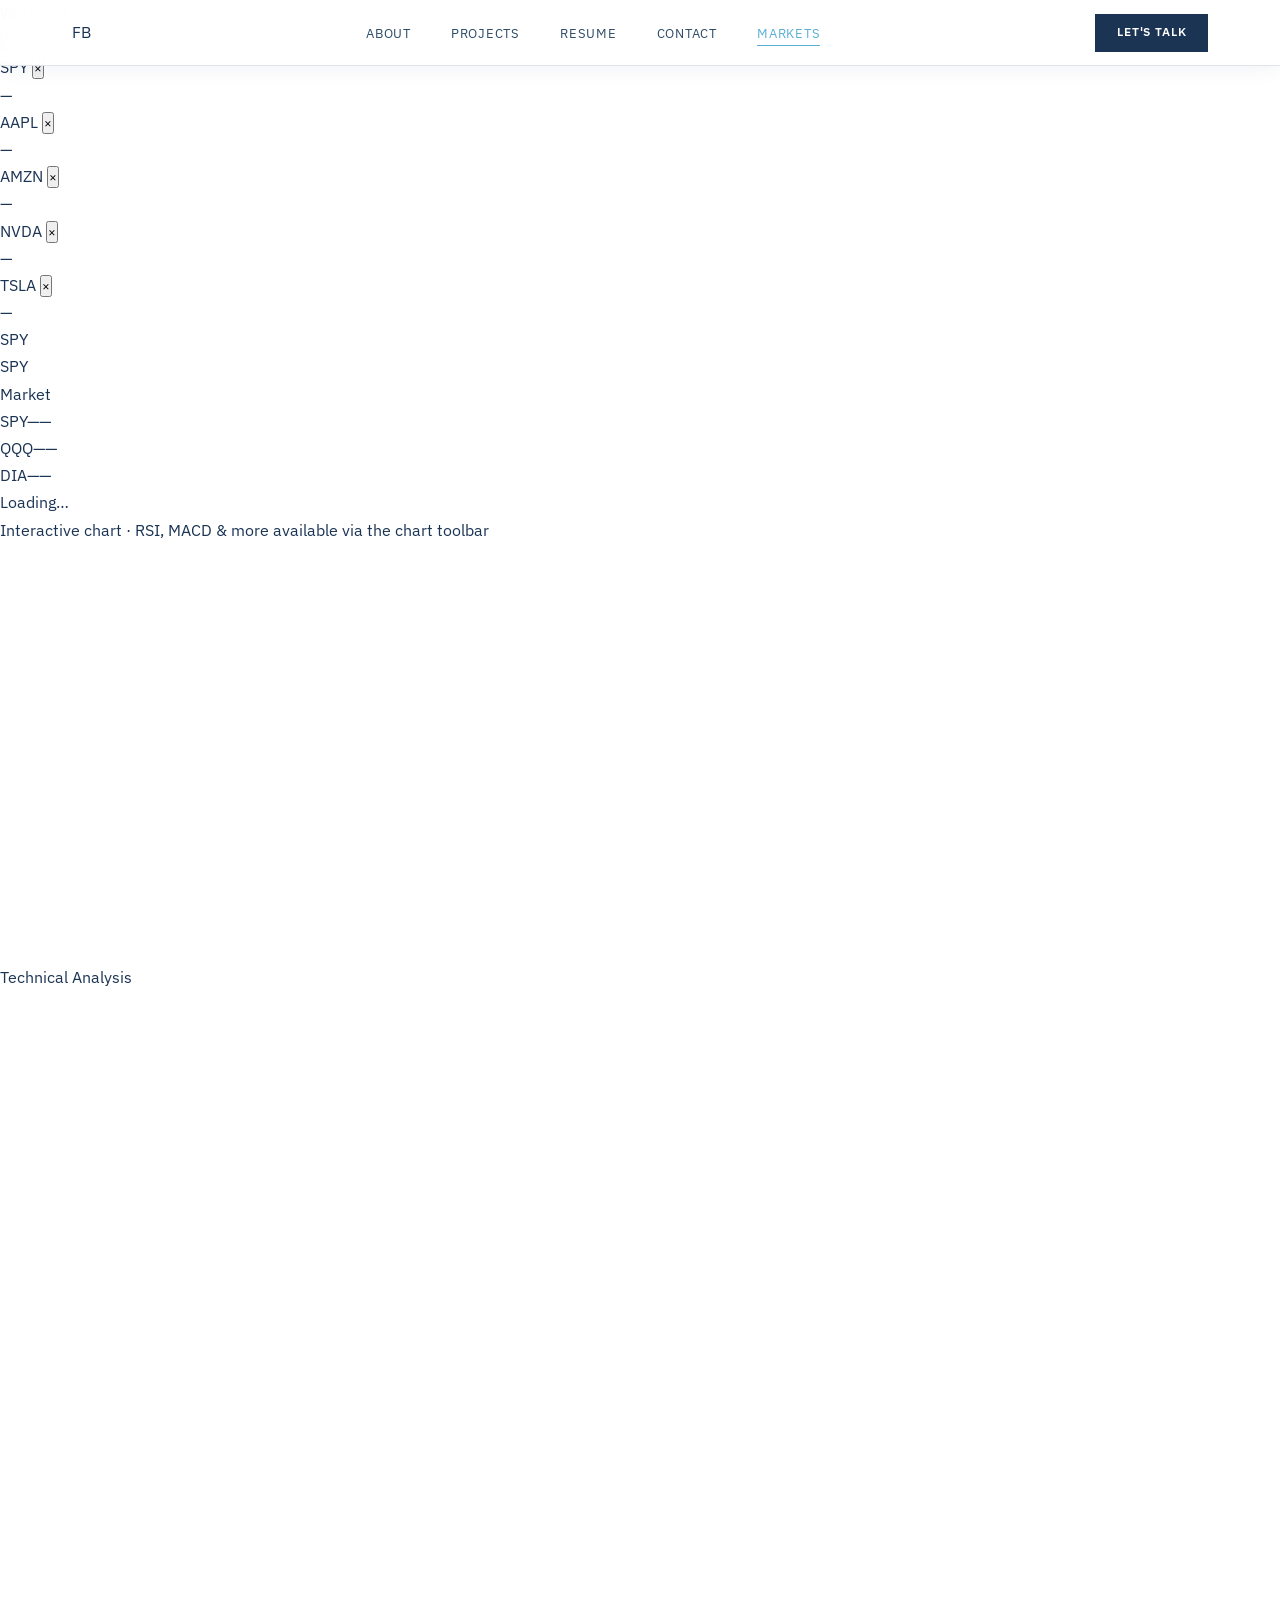
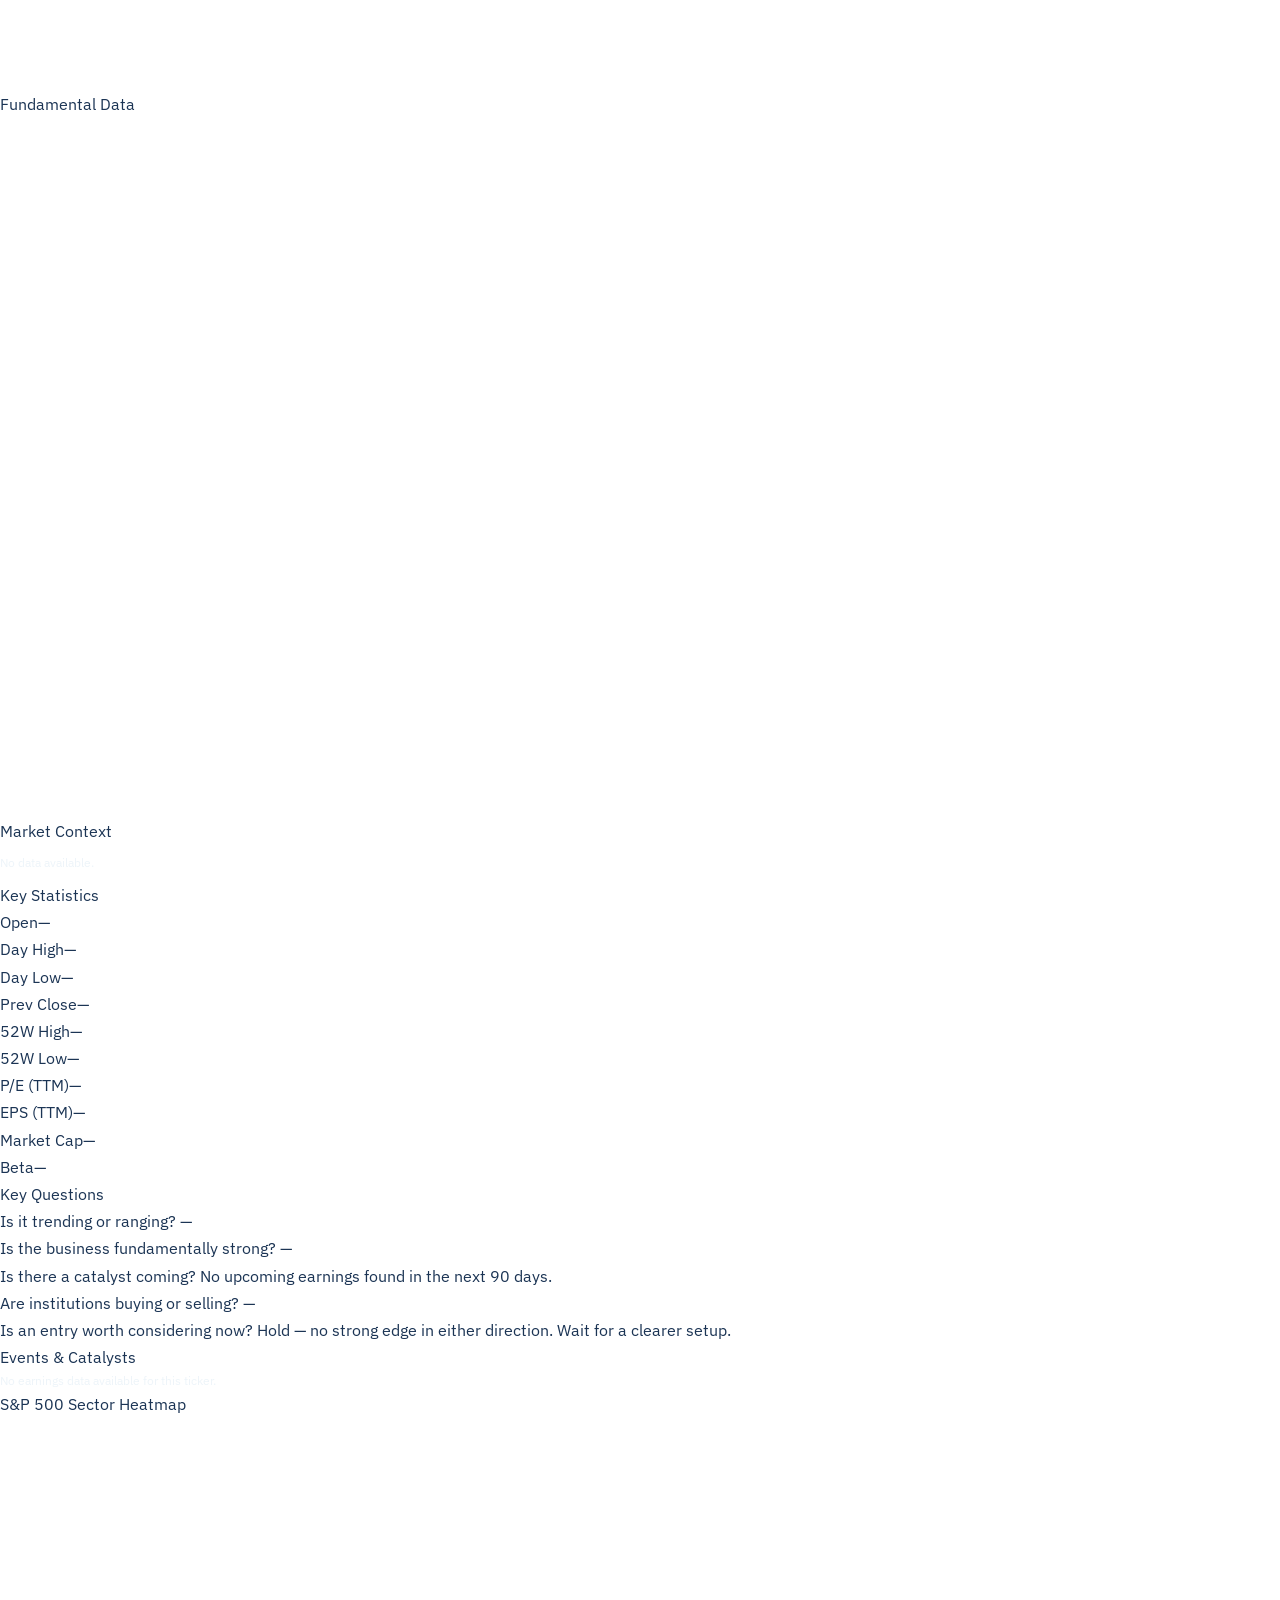
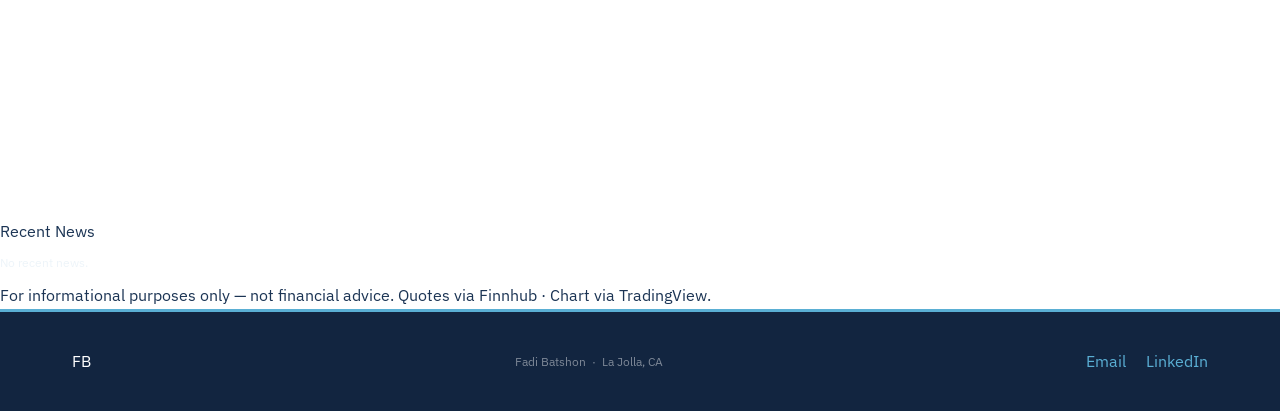
<file: markets.html>
<!DOCTYPE html>
<html lang="en">
<head>
  <meta charset="UTF-8" />
  <meta name="viewport" content="width=device-width, initial-scale=1.0" />
  <title>Markets Dashboard — Fadi Batshon</title>
  <link rel="preconnect" href="https://fonts.googleapis.com" />
  <link rel="preconnect" href="https://fonts.gstatic.com" crossorigin />
  <link href="https://fonts.googleapis.com/css2?family=Cormorant+Garamond:ital,wght@0,300;0,400;0,500;0,600;0,700;1,300;1,400;1,500&family=IBM+Plex+Sans:ital,wght@0,300;0,400;0,500;0,600;1,300;1,400&display=swap" rel="stylesheet" />
  <link rel="icon" type="image/svg+xml" href="favicons/favicon.svg" />
  <link rel="icon" type="image/png" sizes="32x32" href="favicons/favicon-32.png" />
  <link rel="icon" type="image/x-icon" href="favicons/favicon.ico" />
  <link rel="apple-touch-icon" sizes="180x180" href="favicons/apple-touch-icon.png" />
  <link rel="stylesheet" href="style.css" />
</head>
<body class="dark-mode">

  <!-- ░░ NAVBAR ░░ -->
  <nav class="navbar scrolled" id="navbar">
    <div class="nav-container">
      <a href="./" class="nav-logo">FB</a>
      <ul class="nav-links" id="navLinks">
        <li><a href="./index.html#about">About</a></li>
        <li><a href="./index.html#projects">Projects</a></li>
        <li><a href="./index.html#resume">Resume</a></li>
        <li><a href="./index.html#contact">Contact</a></li>
        <li><a href="./markets.html" class="active">Markets</a></li>
      </ul>
      <a href="./index.html#contact" class="btn-nav-cta">Let's Talk</a>
      <button class="nav-toggle" id="navToggle" aria-label="Toggle menu" aria-expanded="false">
        <span></span><span></span><span></span>
      </button>
    </div>
  </nav>

  <!-- ░░ MOBILE MENU ░░ -->
  <div class="mobile-menu" id="mobileMenu" aria-hidden="true">
    <ul>
      <li><a href="./index.html#about"    class="mob-link">About</a></li>
      <li><a href="./index.html#projects" class="mob-link">Projects</a></li>
      <li><a href="./index.html#resume"   class="mob-link">Resume</a></li>
      <li><a href="./index.html#contact"  class="mob-link">Contact</a></li>
      <li><a href="./markets.html"        class="mob-link">Markets</a></li>
      <li><a href="./index.html#contact"  class="mob-link btn-nav-cta">Let's Talk</a></li>
    </ul>
  </div>

  <!-- ░░ DASHBOARD ░░ -->
  <div class="dark-page-wrap">

    <!-- Watchlist sidebar -->
    <aside class="wl-sidebar">
      <div class="wl-top">
        <p class="wl-heading">Watchlist</p>
        <div class="wl-search">
          <input type="text" id="wlInput" class="wl-input" placeholder="Add ticker…" maxlength="6" autocomplete="off" spellcheck="false" />
          <button id="wlAddBtn" class="wl-add-btn" aria-label="Add ticker">+</button>
        </div>
        <p class="wl-err" id="wlErr"></p>
      </div>
      <ul class="wl-list" id="wlList"></ul>
    </aside>

    <!-- Main panel -->
    <main class="dash-main">

      <!-- Ticker tape — sticky inside dash-main, never overlaps sidebar -->
      <div class="ticker-tape-outer">
        <div class="tradingview-widget-container">
          <div class="tradingview-widget-container__widget"></div>
          <script type="text/javascript" src="https://s3.tradingview.com/external-embedding/embed-widget-ticker-tape.js" async>
          {
            "symbols": [
              {"proName":"FOREXCOM:SPXUSD","title":"S&P 500"},
              {"proName":"FOREXCOM:NSXUSD","title":"Nasdaq 100"},
              {"description":"Russell 2000","proName":"AMEX:IWM"},
              {"description":"Apple","proName":"NASDAQ:AAPL"},
              {"description":"NVIDIA","proName":"NASDAQ:NVDA"},
              {"description":"Microsoft","proName":"NASDAQ:MSFT"},
              {"description":"Amazon","proName":"NASDAQ:AMZN"},
              {"description":"Tesla","proName":"NASDAQ:TSLA"},
              {"description":"Meta","proName":"NASDAQ:META"},
              {"description":"Bitcoin","proName":"BITSTAMP:BTCUSD"},
              {"description":"Gold","proName":"OANDA:XAUUSD"},
              {"description":"Crude Oil","proName":"NYMEX:CL1!"}
            ],
            "showSymbolLogo": true,
            "isTransparent": false,
            "displayMode": "adaptive",
            "colorTheme": "dark",
            "locale": "en"
          }
          </script>
        </div>
      </div>

      <!-- Stock header -->
      <div class="stock-hdr">
        <div>
          <p class="hdr-sym" id="hdrSym">—</p>
          <p class="hdr-name" id="hdrName">Select a ticker from your watchlist</p>
          <p class="hdr-exch" id="hdrExch"></p>
        </div>
        <div>
          <p class="hdr-price" id="hdrPrice"></p>
          <p class="hdr-chg"   id="hdrChg"></p>
        </div>
      </div>

      <!-- Macro bar -->
      <div class="macro-bar" id="macroBar">
        <span class="macro-bar-label">Market</span>
        <div class="macro-item" id="macroSPY"><span class="macro-sym">SPY</span><span class="macro-price">—</span><span class="macro-chg">—</span></div>
        <div class="macro-divider"></div>
        <div class="macro-item" id="macroQQQ"><span class="macro-sym">QQQ</span><span class="macro-price">—</span><span class="macro-chg">—</span></div>
        <div class="macro-divider"></div>
        <div class="macro-item" id="macroDIA"><span class="macro-sym">DIA</span><span class="macro-price">—</span><span class="macro-chg">—</span></div>
        <span class="regime-badge regime-neu" id="regimeBadge">Loading…</span>
      </div>

      <!-- TradingView chart -->
      <div class="chart-panel" id="chartPanel">
        <div class="chart-tv-note">
          <span>Interactive chart · RSI, MACD &amp; more available via the chart toolbar</span>
        </div>
        <div id="tvContainer" style="height:420px"></div>
      </div>

      <!-- TradingView Technical Analysis + Fundamental Data -->
      <div class="tv-widget-grid">
        <div class="tv-widget-panel">
          <p class="d-panel-title">Technical Analysis</p>
          <div class="tradingview-widget-container tv-widget-container" id="techAnalysisContainer" style="height:700px"></div>
        </div>
        <div class="tv-widget-panel">
          <p class="d-panel-title">Fundamental Data</p>
          <div class="tradingview-widget-container tv-widget-container" id="fundamentalsContainer" style="height:700px"></div>
        </div>
      </div>

      <!-- Insight cards -->
      <div class="insight-row" id="insightRow">
        <div class="insight-card d-skel" style="min-height:100px"></div>
        <div class="insight-card d-skel" style="min-height:100px"></div>
        <div class="insight-card d-skel" style="min-height:100px"></div>
        <div class="insight-card d-skel" style="min-height:100px"></div>
      </div>

      <!-- Analysis grid -->
      <div class="analysis-grid">
        <div class="d-panel">
          <p class="d-panel-title">Market Context</p>
          <div id="sigRows"><div class="d-skel" style="height:160px;margin:.25rem 0"></div></div>
        </div>
        <div class="d-panel">
          <p class="d-panel-title">Key Statistics</p>
          <div id="keyStats"><div class="d-skel" style="height:160px;margin:.25rem 0"></div></div>
        </div>
      </div>

      <!-- Key questions -->
      <div class="kq-panel">
        <p class="d-panel-title">Key Questions</p>
        <div class="kq-grid" id="keyQGrid">
          <div class="d-skel" style="height:120px;margin:.25rem 0"></div>
        </div>
      </div>

      <!-- Events & Catalysts -->
      <div class="events-panel" id="eventsPanel">
        <p class="d-panel-title">Events &amp; Catalysts</p>
        <div id="eventsContent"><div class="d-skel" style="height:80px;margin:.25rem 0"></div></div>
      </div>

      <!-- S&P 500 Sector Heatmap -->
      <div class="heatmap-panel">
        <p class="d-panel-title">S&amp;P 500 Sector Heatmap</p>
        <div class="tradingview-widget-container" style="height:400px">
          <div class="tradingview-widget-container__widget" style="height:100%"></div>
          <script type="text/javascript" src="https://s3.tradingview.com/external-embedding/embed-widget-stock-heatmap.js" async>
          {
            "exchanges": [],
            "dataSource": "SPX500",
            "grouping": "sector",
            "blockSize": "market_cap_basic",
            "blockColor": "change",
            "locale": "en",
            "symbolUrl": "",
            "colorTheme": "dark",
            "hasTopBar": false,
            "isDataSetEnabled": false,
            "isZoomEnabled": true,
            "hasSymbolTooltip": true,
            "isMonoSize": false,
            "width": "100%",
            "height": "400"
          }
          </script>
        </div>
      </div>

      <!-- News -->
      <div class="mini-news-panel">
        <p class="d-panel-title">Recent News</p>
        <div id="newsItems"><p style="font-size:.76rem;color:rgba(204,224,239,.3);padding:.5rem 0">Loading…</p></div>
      </div>

      <p class="dash-disclaimer">For informational purposes only — not financial advice. Quotes via Finnhub · Chart via TradingView.</p>
    </main>

  </div><!-- /.dark-page-wrap -->

  <!-- ░░ FOOTER ░░ -->
  <footer class="footer">
    <div class="container">
      <div class="footer-inner">
        <span class="footer-logo">FB</span>
        <p class="footer-copy">Fadi Batshon &nbsp;·&nbsp; La Jolla, CA</p>
        <div class="footer-links">
          <a href="mailto:fbatshon@ucsd.edu">Email</a>
          <a href="https://www.linkedin.com/in/fbatshon" target="_blank" rel="noopener noreferrer">LinkedIn</a>
        </div>
      </div>
    </div>
  </footer>

<script>
'use strict';

const KEY  = 'd7kin01r01qiqbcuimsgd7kin01r01qiqbcuimt0';
const BASE = 'https://finnhub.io/api/v1';
const DEFAULT_WL = ['SPY','AAPL','AMZN','NVDA','TSLA'];
const LS_KEY = 'fb_watchlist_v2';

/* Known TradingView symbol prefixes so the chart resolves instantly */
const TV_MAP = {
  SPY:'AMEX:SPY', QQQ:'NASDAQ:QQQ', DIA:'AMEX:DIA', IWM:'AMEX:IWM',
  AAPL:'NASDAQ:AAPL', MSFT:'NASDAQ:MSFT', AMZN:'NASDAQ:AMZN', NVDA:'NASDAQ:NVDA',
  TSLA:'NASDAQ:TSLA', GOOGL:'NASDAQ:GOOGL', GOOG:'NASDAQ:GOOG', META:'NASDAQ:META',
  JPM:'NYSE:JPM', BAC:'NYSE:BAC', GS:'NYSE:GS', MS:'NYSE:MS', WFC:'NYSE:WFC',
  V:'NYSE:V', MA:'NYSE:MA', JNJ:'NYSE:JNJ', WMT:'NYSE:WMT', XOM:'NYSE:XOM',
  CVX:'NYSE:CVX', NFLX:'NASDAQ:NFLX', AMD:'NASDAQ:AMD', INTC:'NASDAQ:INTC',
  PYPL:'NASDAQ:PYPL', UBER:'NYSE:UBER', SHOP:'NYSE:SHOP', COIN:'NASDAQ:COIN',
};

function tvSym(sym, exchangeName) {
  if (TV_MAP[sym]) return TV_MAP[sym];
  /* Fallback: parse Finnhub exchange name */
  const e = (exchangeName || '').toUpperCase();
  if (e.includes('NASDAQ')) return `NASDAQ:${sym}`;
  if (e.includes('ARCA') || e === 'AMEX') return `AMEX:${sym}`;
  if (e.includes('NEW YORK') || e.includes('NYSE')) return `NYSE:${sym}`;
  return sym; /* TradingView will attempt auto-resolve */
}

/* ── State ── */
let activeSym = null;
const quoteCache = {};

/* ── DOM ── */
const $ = id => document.getElementById(id);

/* ── Helpers ── */
function fmt(n, dec = 2) {
  if (n == null || isNaN(n)) return '—';
  return Number(n).toLocaleString('en-US', { minimumFractionDigits: dec, maximumFractionDigits: dec });
}
function fmtM(n) {
  if (!n) return '—';
  const v = n * 1e6;
  if (v >= 1e12) return `$${(v/1e12).toFixed(2)}T`;
  if (v >= 1e9)  return `$${(v/1e9).toFixed(2)}B`;
  if (v >= 1e6)  return `$${(v/1e6).toFixed(2)}M`;
  return `$${fmt(v)}`;
}
function timeAgo(unix) {
  const s = Math.floor(Date.now()/1000 - unix);
  if (s < 3600)  return `${Math.floor(s/60)}m ago`;
  if (s < 86400) return `${Math.floor(s/3600)}h ago`;
  return `${Math.floor(s/86400)}d ago`;
}

/* ── Watchlist storage ── */
function getWL() {
  try { const a = JSON.parse(localStorage.getItem(LS_KEY)); return Array.isArray(a) && a.length ? a : DEFAULT_WL; }
  catch { return DEFAULT_WL; }
}
function saveWL(l) { localStorage.setItem(LS_KEY, JSON.stringify(l)); }
function wlAdd(sym)    { const l = getWL(); if (!l.includes(sym)) { l.push(sym); saveWL(l); } }
function wlRemove(sym) { const l = getWL().filter(s => s !== sym); saveWL(l.length ? l : ['SPY']); }

/* ── API ── */
async function api(path) {
  const r = await fetch(`${BASE}${path}&token=${KEY}`);
  if (!r.ok) throw new Error(r.status);
  return r.json();
}
const fetchQuote   = s => api(`/quote?symbol=${s}`);
const fetchProfile = s => api(`/stock/profile2?symbol=${s}`);
const fetchMetrics = s => api(`/stock/metric?symbol=${s}&metric=all`);
function fetchNews(s) {
  const to   = new Date().toISOString().split('T')[0];
  const from = new Date(Date.now() - 7*86400*1000).toISOString().split('T')[0];
  return api(`/company-news?symbol=${s}&from=${from}&to=${to}`);
}

/* ── TradingView chart ── */
function loadTVChart(symbol, exchangeName) {
  const sym = tvSym(symbol, exchangeName);
  const container = $('tvContainer');
  container.innerHTML = ''; /* clear previous widget */

  const script = document.createElement('script');
  script.src = 'https://s3.tradingview.com/tv.js';
  script.onload = () => {
    new TradingView.widget({
      autosize: true,
      symbol: sym,
      interval: 'D',
      timezone: 'America/New_York',
      theme: 'dark',
      style: '1',
      locale: 'en',
      toolbar_bg: '#0d1f33',
      enable_publishing: false,
      withdateranges: true,
      hide_side_toolbar: false,
      allow_symbol_change: false,
      save_image: false,
      studies: ['RSI@tv-basicstudies'],
      container_id: 'tvContainer',
    });
  };
  /* If tv.js already loaded, widget can be created immediately */
  if (window.TradingView) {
    new TradingView.widget({
      autosize: true,
      symbol: sym,
      interval: 'D',
      timezone: 'America/New_York',
      theme: 'dark',
      style: '1',
      locale: 'en',
      toolbar_bg: '#0d1f33',
      enable_publishing: false,
      withdateranges: true,
      hide_side_toolbar: false,
      allow_symbol_change: false,
      save_image: false,
      studies: ['RSI@tv-basicstudies'],
      container_id: 'tvContainer',
    });
  } else {
    document.head.appendChild(script);
  }
}

/* ── Render: header ── */
function renderHeader(sym, q, profile) {
  $('hdrSym').textContent  = sym;
  $('hdrName').textContent = profile?.name || sym;
  $('hdrExch').textContent = profile?.exchange || '';
  if (q?.c) {
    const up = q.d >= 0, sign = up ? '+' : '';
    $('hdrPrice').textContent = `$${fmt(q.c)}`;
    $('hdrChg').textContent   = `${sign}${fmt(q.d)} (${sign}${fmt(q.dp)}%)`;
    $('hdrChg').className     = `hdr-chg ${up ? 'mkt-up' : 'mkt-down'}`;
  }
}

/* ── Render: market context (quote + metrics based) ── */
function renderContext(q, metrics) {
  const m = metrics?.metric || {};
  const price = q?.c;
  const rows  = [];

  const hi = m['52WeekHigh'], lo = m['52WeekLow'];
  if (hi && lo && price) {
    const pos = (price - lo) / (hi - lo) * 100;
    const [cls, lbl] = pos > 80 ? ['s-red','Near 52W High'] : pos < 20 ? ['s-green','Near 52W Low'] : ['s-sky','Mid Range'];
    rows.push({ l: '52W Position', v: `${pos.toFixed(0)}%`, cls, b: lbl });
  }

  if (q?.dp != null) {
    const up = q.dp >= 0, sign = up ? '+' : '';
    const abs = Math.abs(q.dp);
    const [cls, lbl] = abs > 2 ? [up?'s-green':'s-red', up?'Strong Day':'Heavy Selling'] : [up?'s-green':'s-red', up?'Positive':'Negative'];
    rows.push({ l: 'Day Momentum', v: `${sign}${fmt(q.dp)}%`, cls, b: lbl });
  }

  const pe = m.peBasicExclExtraTTM;
  if (pe) {
    const [cls, lbl] = pe < 0 ? ['s-yellow','Loss-making'] : pe < 15 ? ['s-green','Undervalued'] : pe < 30 ? ['s-sky','Fair Value'] : pe < 50 ? ['s-yellow','Premium'] : ['s-red','Highly Premium'];
    rows.push({ l: 'P/E Ratio (TTM)', v: fmt(pe), cls, b: lbl });
  }

  const beta = m.beta;
  if (beta != null) {
    const [cls, lbl] = beta > 1.5 ? ['s-red','High Volatility'] : beta < 0.7 ? ['s-green','Defensive'] : ['s-sky','Market-like'];
    rows.push({ l: 'Beta', v: fmt(beta), cls, b: lbl });
  }

  if (hi && price) {
    const pct = (price - hi) / hi * 100;
    const [cls, lbl] = pct > -5 ? ['s-red','At Peak'] : pct > -20 ? ['s-yellow','Near Peak'] : ['s-sky','Off Peak'];
    rows.push({ l: 'vs 52W High', v: `${fmt(pct)}%`, cls, b: lbl });
  }

  const eps = m.epsBasicExclExtraItemsTTM;
  if (eps != null) {
    rows.push({ l: 'EPS (TTM)', v: `$${fmt(eps)}`, cls: eps > 0 ? 's-green' : 's-red', b: eps > 0 ? 'Profitable' : 'Unprofitable' });
  }

  const c = $('sigRows');
  if (!rows.length) {
    c.innerHTML = '<p style="font-size:.76rem;color:rgba(204,224,239,.35);padding:.5rem 0">No data available.</p>';
    return;
  }
  c.innerHTML = rows.map(r => `
    <div class="sig-row">
      <span class="sig-lbl">${r.l}</span>
      <span class="sig-val">${r.v}</span>
      <span class="sig-badge ${r.cls}">${r.b}</span>
    </div>`).join('');
}

/* ── Action signal (quote + metrics) ── */
function calcAction(q, metrics) {
  const m = metrics?.metric || {};
  const price = q?.c;
  let score = 0;
  const reasons = [];

  const hi = m['52WeekHigh'], lo = m['52WeekLow'];
  if (hi && lo && price) {
    const pos = (price - lo) / (hi - lo) * 100;
    if (pos < 15)      { score += 2; reasons.push(`Price at ${pos.toFixed(0)}% of 52W range — deep value zone, historically low`); }
    else if (pos < 35) { score += 1; reasons.push(`Price at ${pos.toFixed(0)}% of 52W range — approaching value territory`); }
    else if (pos > 88) { score -= 2; reasons.push(`Price at ${pos.toFixed(0)}% of 52W range — near yearly peak, elevated risk`); }
    else if (pos > 70) { score -= 1; reasons.push(`Price at ${pos.toFixed(0)}% of 52W range — extended, monitor for pullback`); }
    else               { reasons.push(`Price at ${pos.toFixed(0)}% of 52W range — neutral positioning`); }
  }

  if (q?.dp != null) {
    if      (q.dp >  3) { score += 1;   reasons.push(`Strong buying session (+${fmt(q.dp)}%) — institutional momentum`); }
    else if (q.dp >  0) { score += 0.5; reasons.push(`Positive session (+${fmt(q.dp)}%) — mild upward pressure`); }
    else if (q.dp < -3) { score -= 1;   reasons.push(`Heavy selling session (${fmt(q.dp)}%) — downward pressure`); }
    else if (q.dp <  0) { score -= 0.5; reasons.push(`Negative session (${fmt(q.dp)}%) — mild selling pressure`); }
  }

  const pe = m.peBasicExclExtraTTM;
  if (pe) {
    if      (pe < 0)  { score -= 0.5; reasons.push(`Negative P/E (${fmt(pe)}) — company currently unprofitable`); }
    else if (pe < 15) { score += 1;   reasons.push(`P/E ${fmt(pe)} — trading below historical market average, potential value`); }
    else if (pe < 28) {               reasons.push(`P/E ${fmt(pe)} — fair valuation relative to market`); }
    else if (pe < 50) { score -= 0.5; reasons.push(`P/E ${fmt(pe)} — premium valuation, growth already priced in`); }
    else              { score -= 1;   reasons.push(`P/E ${fmt(pe)} — significant premium, requires strong growth to justify`); }
  }

  const beta = m.beta;
  if (beta != null) {
    if      (beta > 2)    { reasons.push(`High beta (${fmt(beta)}) — moves ${fmt(beta)}x the market, volatile`); }
    else if (beta < 0.5)  { reasons.push(`Low beta (${fmt(beta)}) — defensive, less sensitive to market swings`); }
  }

  let label, color, border;
  if      (score >= 2.5)  { label = 'Strong Buy'; color = '#27ae60'; border = 'rgba(39,174,96,.35)'; }
  else if (score >= 1)    { label = 'Buy';         color = '#2ecc71'; border = 'rgba(46,204,113,.32)'; }
  else if (score >= -0.5) { label = 'Hold';        color = '#f39c12'; border = 'rgba(243,156,18,.32)'; }
  else if (score >= -2)   { label = 'Caution';     color = '#e67e22'; border = 'rgba(230,126,34,.35)'; }
  else                    { label = 'Reduce';      color = '#e74c3c'; border = 'rgba(231,76,60,.35)'; }
  return { label, color, border, reasons };
}

/* ── Render: key stats ── */
function renderStats(q, metrics) {
  const m = metrics?.metric || {};
  const rows = [
    ['Open',       q?.o  ? `$${fmt(q.o)}` : '—'],
    ['Day High',   q?.h  ? `$${fmt(q.h)}` : '—'],
    ['Day Low',    q?.l  ? `$${fmt(q.l)}` : '—'],
    ['Prev Close', q?.pc ? `$${fmt(q.pc)}`: '—'],
    ['52W High',   m['52WeekHigh'] ? `$${fmt(m['52WeekHigh'])}` : '—'],
    ['52W Low',    m['52WeekLow']  ? `$${fmt(m['52WeekLow'])}` : '—'],
    ['P/E (TTM)',  m.peBasicExclExtraTTM ? fmt(m.peBasicExclExtraTTM) : '—'],
    ['EPS (TTM)',  m.epsBasicExclExtraItemsTTM ? `$${fmt(m.epsBasicExclExtraItemsTTM)}` : '—'],
    ['Market Cap', m.marketCapitalization ? fmtM(m.marketCapitalization) : '—'],
    ['Beta',       m.beta ? fmt(m.beta) : '—'],
  ];
  $('keyStats').innerHTML = rows.map(([l,v]) =>
    `<div class="stat-row"><span class="stat-lbl">${l}</span><span class="stat-val">${v}</span></div>`
  ).join('');
}

/* ── Render: news ── */
function renderNews(articles) {
  const c = $('newsItems');
  if (!articles?.length) {
    c.innerHTML = '<p style="font-size:.76rem;color:rgba(204,224,239,.35);padding:.5rem 0">No recent news.</p>';
    return;
  }
  c.innerHTML = '';
  articles.slice(0,5).forEach(a => {
    const el = document.createElement('a');
    el.href = a.url||'#'; el.target='_blank'; el.rel='noopener noreferrer';
    el.className = 'news-mini-item';
    const meta = document.createElement('div'); meta.className = 'news-mini-meta';
    const src  = document.createElement('span'); src.className  = 'news-mini-src';  src.textContent = a.source||'';
    const t    = document.createElement('span'); t.className    = 'news-mini-time'; t.textContent   = timeAgo(a.datetime);
    const hl   = document.createElement('p');    hl.className   = 'news-mini-hl';   hl.textContent  = a.headline||'';
    meta.append(src,t); el.append(meta,hl); c.appendChild(el);
  });
}

/* ── Watchlist items ── */
function renderWLItem(sym, q) {
  let item = $(`wli-${sym}`);
  const isNew = !item;
  if (isNew) {
    item = document.createElement('li');
    item.className = 'wl-item'; item.id = `wli-${sym}`;
    item.addEventListener('click', () => loadStock(sym));
  }
  const up = q && q.d >= 0, sign = up ? '+' : '';
  item.innerHTML = `
    <div class="wl-item-top">
      <span class="wl-symbol">${sym}</span>
      <button class="wl-rm" aria-label="Remove ${sym}">×</button>
    </div>
    <div class="wl-item-mid">
      <span class="wl-price">${q?.c ? '$'+fmt(q.c) : '—'}</span>
      <span class="wl-chg ${up?'mkt-up':'mkt-down'}">${q?.dp!=null ? sign+fmt(q.dp)+'%' : ''}</span>
    </div>`;
  item.querySelector('.wl-rm').onclick = e => {
    e.stopPropagation();
    wlRemove(sym); item.remove();
    if (activeSym === sym) { const l = getWL(); if (l.length) loadStock(l[0]); }
  };
  return isNew ? item : null;
}

/* ── TradingView embed widget loader ── */
function loadTVEmbed(containerId, scriptSrc, config) {
  const container = document.getElementById(containerId);
  if (!container) return;
  container.innerHTML = '';
  const widgetDiv = document.createElement('div');
  widgetDiv.className = 'tradingview-widget-container__widget';
  widgetDiv.style.cssText = 'height:100%;width:100%';
  container.appendChild(widgetDiv);
  const s = document.createElement('script');
  s.type = 'text/javascript';
  s.src = scriptSrc;
  s.async = true;
  s.text = JSON.stringify(config);
  container.appendChild(s);
}

function loadTechAnalysis(tvSymbol) {
  loadTVEmbed('techAnalysisContainer',
    'https://s3.tradingview.com/external-embedding/embed-widget-technical-analysis.js',
    { colorTheme: 'dark', displayMode: 'multiple', isTransparent: true,
      locale: 'en', interval: '1D', disableInterval: false,
      width: '100%', height: 680, symbol: tvSymbol, showIntervalTabs: true }
  );
}

function loadFundamentals(tvSymbol) {
  loadTVEmbed('fundamentalsContainer',
    'https://s3.tradingview.com/external-embedding/embed-widget-financials.js',
    { symbol: tvSymbol, colorTheme: 'dark', displayMode: 'regular',
      isTransparent: true, locale: 'en', width: '100%', height: 680 }
  );
}

/* ── Fetch earnings ── */
function fetchEarnings(sym) {
  const to   = new Date(Date.now() + 90*86400*1000).toISOString().split('T')[0];
  const from = new Date(Date.now() - 365*86400*1000).toISOString().split('T')[0];
  return api(`/calendar/earnings?symbol=${sym}&from=${from}&to=${to}`);
}

/* ── Macro bar ── */
async function loadMacroBar() {
  const syms = ['SPY','QQQ','DIA'];
  const ids  = ['macroSPY','macroQQQ','macroDIA'];
  const quotes = await Promise.allSettled(syms.map(fetchQuote));
  let spyDp = null, qqqDp = null;
  quotes.forEach((r, i) => {
    if (r.status !== 'fulfilled') return;
    const q = r.value;
    const el = $(ids[i]);
    if (!el || !q?.c) return;
    const up = q.dp >= 0, sign = up ? '+' : '';
    el.querySelector('.macro-price').textContent = `$${fmt(q.c)}`;
    const chgEl = el.querySelector('.macro-chg');
    chgEl.textContent = `${sign}${fmt(q.dp)}%`;
    chgEl.className = `macro-chg ${up ? 'mkt-up' : 'mkt-down'}`;
    if (i === 0) spyDp = q.dp;
    if (i === 1) qqqDp = q.dp;
  });
  const badge = $('regimeBadge');
  if (badge && spyDp != null && qqqDp != null) {
    const avg = (spyDp + qqqDp) / 2;
    if (avg > 0.4)       { badge.textContent = 'Risk-On';    badge.className = 'regime-badge regime-on'; }
    else if (avg < -0.4) { badge.textContent = 'Risk-Off';   badge.className = 'regime-badge regime-off'; }
    else                 { badge.textContent = 'Neutral';    badge.className = 'regime-badge regime-neu'; }
  }
}

/* ── Insight cards ── */
function generateInsights(q, metrics) {
  const m = metrics?.metric || {};
  const price = q?.c;
  const insights = [];

  /* Trend regime */
  const hi = m['52WeekHigh'], lo = m['52WeekLow'];
  if (hi && lo && price) {
    const pos = (price - lo) / (hi - lo) * 100;
    if (pos > 75) insights.push({ type: 'Trend', text: `Trading in the upper ${(100-pos).toFixed(0)}% of its 52-week range — strong uptrend momentum intact.`, confidence: Math.min(90, 50+pos/3), horizon: 'Swing / Long-term', confCls: 'conf-green' });
    else if (pos < 25) insights.push({ type: 'Trend', text: `Near 52-week lows at ${pos.toFixed(0)}% of range — potential base building or continued weakness.`, confidence: Math.min(85, 40+pos), horizon: 'Swing', confCls: 'conf-yellow' });
    else insights.push({ type: 'Trend', text: `Mid-range positioning at ${pos.toFixed(0)}% of 52W range — neither extended nor depressed.`, confidence: 55, horizon: 'Swing', confCls: 'conf-sky' });
  }

  /* Momentum */
  if (q?.dp != null) {
    const abs = Math.abs(q.dp);
    if (q.dp > 2)       insights.push({ type: 'Momentum', text: `Strong positive session (+${fmt(q.dp)}%) — buyers in control today with above-average conviction.`, confidence: Math.min(88, 60+abs*5), horizon: 'Intraday / Swing', confCls: 'conf-green' });
    else if (q.dp < -2) insights.push({ type: 'Momentum', text: `Heavy selling pressure (${fmt(q.dp)}%) — institutional distribution possible, watch for follow-through.`, confidence: Math.min(85, 60+abs*5), horizon: 'Intraday / Swing', confCls: 'conf-red' });
    else                insights.push({ type: 'Momentum', text: `Low-conviction session (${fmt(q.dp)}%) — price action indecisive, await directional catalyst.`, confidence: 48, horizon: 'Intraday', confCls: 'conf-sky' });
  }

  /* Valuation */
  const pe = m.peBasicExclExtraTTM;
  if (pe && pe > 0) {
    if (pe < 15)      insights.push({ type: 'Valuation', text: `P/E of ${fmt(pe)}x sits below the historical market average — potential value opportunity relative to peers.`, confidence: 72, horizon: 'Long-term', confCls: 'conf-green' });
    else if (pe < 30) insights.push({ type: 'Valuation', text: `P/E of ${fmt(pe)}x is within fair-value range — market is pricing in moderate growth expectations.`, confidence: 65, horizon: 'Long-term', confCls: 'conf-sky' });
    else              insights.push({ type: 'Valuation', text: `Elevated P/E of ${fmt(pe)}x means growth is heavily priced in — any miss on earnings could trigger a repricing.`, confidence: 70, horizon: 'Long-term', confCls: 'conf-yellow' });
  }

  /* Volatility */
  const beta = m.beta;
  if (beta != null) {
    if (beta > 1.5)     insights.push({ type: 'Volatility', text: `Beta of ${fmt(beta)} — moves ${fmt(beta)}x the market. Elevated risk; size positions accordingly.`, confidence: 80, horizon: 'All timeframes', confCls: 'conf-red' });
    else if (beta < 0.7) insights.push({ type: 'Volatility', text: `Low beta of ${fmt(beta)} — defensive characteristics, acts as a portfolio stabilizer in volatile markets.`, confidence: 78, horizon: 'All timeframes', confCls: 'conf-green' });
    else                 insights.push({ type: 'Volatility', text: `Beta of ${fmt(beta)} — moves broadly in line with the market, moderate risk profile.`, confidence: 70, horizon: 'All timeframes', confCls: 'conf-sky' });
  }

  return insights.slice(0, 4);
}

function renderInsights(insights) {
  const c = $('insightRow');
  if (!insights.length) { c.innerHTML = ''; return; }
  c.innerHTML = insights.map(ins => `
    <div class="insight-card">
      <span class="insight-type">${ins.type}</span>
      <p class="insight-text">${ins.text}</p>
      <div class="conf-track"><div class="conf-fill ${ins.confCls}" style="width:${ins.confidence.toFixed(0)}%"></div></div>
      <div style="display:flex;justify-content:space-between;align-items:center">
        <span class="insight-horizon">${ins.horizon}</span>
        <span class="conf-label">${ins.confidence.toFixed(0)}% confidence</span>
      </div>
    </div>`).join('');
}

/* ── Key questions ── */
function renderKeyQuestions(q, metrics, earnings) {
  const m = metrics?.metric || {};
  const price = q?.c;
  const hi = m['52WeekHigh'], lo = m['52WeekLow'];
  const pe = m.peBasicExclExtraTTM;
  const eps = m.epsBasicExclExtraItemsTTM;
  const beta = m.beta;

  /* Q1: Trending or ranging? */
  let q1a = '—', q1cls = '#7a9bb5';
  if (hi && lo && price) {
    const pos = (price - lo) / (hi - lo) * 100;
    if (pos > 70)      { q1a = `Trending up — at ${pos.toFixed(0)}% of 52W range, showing sustained strength.`; q1cls = '#2ecc71'; }
    else if (pos < 30) { q1a = `Trending down or basing — at ${pos.toFixed(0)}% of range, watch for reversal signals.`; q1cls = '#e74c3c'; }
    else               { q1a = `Ranging — mid-range at ${pos.toFixed(0)}%, no clear directional bias.`; q1cls = '#f39c12'; }
  }

  /* Q2: Business fundamentally strong? */
  let q2a = '—', q2cls = '#7a9bb5';
  if (eps != null && pe != null) {
    if (eps > 0 && pe > 0 && pe < 35) { q2a = `Yes — profitable with EPS $${fmt(eps)} and a reasonable P/E of ${fmt(pe)}x.`; q2cls = '#2ecc71'; }
    else if (eps > 0)                  { q2a = `Profitable (EPS $${fmt(eps)}) but high P/E of ${fmt(pe)}x implies stretched expectations.`; q2cls = '#f39c12'; }
    else                               { q2a = `Unprofitable currently (EPS $${fmt(eps)}) — valuation relies on future growth.`; q2cls = '#e74c3c'; }
  } else if (eps != null) {
    q2a = eps > 0 ? `Profitable — EPS $${fmt(eps)} TTM.` : `Currently unprofitable — EPS $${fmt(eps)}.`;
    q2cls = eps > 0 ? '#2ecc71' : '#e74c3c';
  }

  /* Q3: Catalyst coming? */
  let q3a = 'No upcoming earnings found in the next 90 days.', q3cls = '#7a9bb5';
  if (earnings?.earningsCalendar?.length) {
    const today = Date.now();
    const upcoming = earnings.earningsCalendar.filter(e => {
      const d = new Date(e.date).getTime();
      return d >= today && d <= today + 90*86400*1000;
    });
    if (upcoming.length) {
      const next = upcoming[0];
      const daysAway = Math.ceil((new Date(next.date).getTime() - today)/86400000);
      q3a = `Earnings in ${daysAway} day${daysAway===1?'':'s'} (${next.date}) — EPS est. ${next.epsEstimate != null ? `$${fmt(next.epsEstimate)}` : 'N/A'}.`;
      q3cls = daysAway <= 14 ? '#f39c12' : '#5aafd4';
    }
  }

  /* Q4: Institutions buying or selling? */
  let q4a = '—', q4cls = '#7a9bb5';
  if (q?.dp != null && hi && lo && price) {
    const pos = (price - lo) / (hi - lo) * 100;
    if (q.dp > 1.5 && pos > 50)  { q4a = `Likely buying — strong day gain (+${fmt(q.dp)}%) with price in upper range suggests accumulation.`; q4cls = '#2ecc71'; }
    else if (q.dp < -1.5)        { q4a = `Possible distribution — notable selling (${fmt(q.dp)}%) may reflect institutional exits.`; q4cls = '#e74c3c'; }
    else                         { q4a = `Inconclusive — today's move (${fmt(q.dp)}%) doesn't show clear institutional directional bias.`; q4cls = '#f39c12'; }
  }

  /* Q5: Entry worth considering? */
  let q5a = '—', q5cls = '#7a9bb5';
  const action = calcAction(q, metrics);
  if (action.label === 'Strong Buy' || action.label === 'Buy') {
    q5a = `Yes — composite signals favor entry: ${action.reasons[0]?.split('—')[0]?.trim() || action.label}.`;
    q5cls = '#2ecc71';
  } else if (action.label === 'Caution' || action.label === 'Reduce') {
    q5a = `Not yet — risk factors outweigh opportunity at current levels.`;
    q5cls = '#e74c3c';
  } else {
    q5a = `Hold — no strong edge in either direction. Wait for a clearer setup.`;
    q5cls = '#f39c12';
  }

  const rows = [
    { q: 'Is it trending or ranging?', a: q1a, col: q1cls },
    { q: 'Is the business fundamentally strong?', a: q2a, col: q2cls },
    { q: 'Is there a catalyst coming?', a: q3a, col: q3cls },
    { q: 'Are institutions buying or selling?', a: q4a, col: q4cls },
    { q: 'Is an entry worth considering now?', a: q5a, col: q5cls },
  ];

  $('keyQGrid').innerHTML = rows.map(r => `
    <div class="kq-row">
      <div class="kq-dot" style="background:${r.col}"></div>
      <span class="kq-q">${r.q}</span>
      <span class="kq-a">${r.a}</span>
    </div>`).join('');
}

/* ── Events & Catalysts ── */
function renderEvents(earnings) {
  const c = $('eventsContent');
  const cal = earnings?.earningsCalendar || [];
  if (!cal.length) {
    c.innerHTML = '<p style="font-size:.72rem;color:rgba(204,224,239,.35)">No earnings data available for this ticker.</p>';
    return;
  }

  const today = Date.now();
  const upcoming = cal.filter(e => new Date(e.date).getTime() >= today).slice(0, 2);
  const past     = cal.filter(e => new Date(e.date).getTime() <  today && e.epsActual != null).slice(-4).reverse();

  let html = '';

  if (upcoming.length) {
    html += '<p class="events-sub">Upcoming</p>';
    upcoming.forEach(e => {
      const daysAway = Math.ceil((new Date(e.date).getTime() - today)/86400000);
      html += `<div class="event-row">
        <span class="event-date">${e.date}</span>
        <span class="event-period">${e.period || ''} · in ${daysAway}d</span>
        <span class="event-badge ev-meet">Upcoming</span>
        <span class="event-surprise" style="color:rgba(204,224,239,.4)">Est ${e.epsEstimate != null ? '$'+fmt(e.epsEstimate) : 'N/A'}</span>
      </div>`;
    });
  }

  if (past.length) {
    html += '<p class="events-sub">Past Earnings</p>';
    past.forEach(e => {
      if (e.epsActual == null) return;
      const surprise = e.epsEstimate != null ? e.epsActual - e.epsEstimate : null;
      const beat = surprise == null ? null : surprise > 0.005 ? true : surprise < -0.005 ? false : null;
      const badgeCls = beat === true ? 'ev-beat' : beat === false ? 'ev-miss' : 'ev-meet';
      const badgeTxt = beat === true ? 'Beat' : beat === false ? 'Miss' : 'Meet';
      const surpTxt  = surprise != null ? `${surprise >= 0 ? '+' : ''}$${fmt(surprise)}` : '';
      const surpCol  = surprise == null ? '' : surprise > 0 ? '#2ecc71' : surprise < 0 ? '#e74c3c' : '#5aafd4';
      html += `<div class="event-row">
        <span class="event-date">${e.date}</span>
        <span class="event-period">${e.period || ''} · Act $${fmt(e.epsActual)}</span>
        <span class="event-badge ${badgeCls}">${badgeTxt}</span>
        <span class="event-surprise" style="color:${surpCol}">${surpTxt}</span>
      </div>`;
    });
  }

  if (!html) {
    c.innerHTML = '<p style="font-size:.72rem;color:rgba(204,224,239,.35)">No detailed earnings history available.</p>';
    return;
  }
  c.innerHTML = html;
}

/* ── Load stock ── */
async function loadStock(sym) {
  if (activeSym === sym) return;
  activeSym = sym;

  document.querySelectorAll('.wl-item').forEach(el => el.classList.remove('active'));
  $(`wli-${sym}`)?.classList.add('active');

  $('hdrSym').textContent  = sym;
  $('hdrName').textContent = 'Loading…';
  $('hdrExch').textContent = $('hdrPrice').textContent = $('hdrChg').textContent = '';
  $('sigRows').innerHTML   = '<div class="d-skel" style="height:160px;margin:.25rem 0"></div>';
  $('keyStats').innerHTML  = '<div class="d-skel" style="height:160px;margin:.25rem 0"></div>';
  $('newsItems').innerHTML = '<p style="font-size:.76rem;color:rgba(204,224,239,.3);padding:.5rem 0">Loading…</p>';
  $('techAnalysisContainer').innerHTML = '<div class="d-skel" style="height:680px"></div>';
  $('fundamentalsContainer').innerHTML  = '<div class="d-skel" style="height:680px"></div>';
  $('insightRow').innerHTML = '<div class="insight-card d-skel" style="min-height:100px"></div>'.repeat(4);
  $('keyQGrid').innerHTML  = '<div class="d-skel" style="height:120px;margin:.25rem 0"></div>';
  $('eventsContent').innerHTML = '<div class="d-skel" style="height:80px;margin:.25rem 0"></div>';

  const [qR, pR, mR, nR, eR] = await Promise.allSettled([
    fetchQuote(sym), fetchProfile(sym), fetchMetrics(sym), fetchNews(sym), fetchEarnings(sym)
  ]);

  const q = qR.status==='fulfilled' ? qR.value  : null;
  const p = pR.status==='fulfilled' ? pR.value  : null;
  const m = mR.status==='fulfilled' ? mR.value  : null;
  const n = nR.status==='fulfilled' && Array.isArray(nR.value) ? nR.value : [];
  const e = eR.status==='fulfilled' ? eR.value  : null;

  if (q) quoteCache[sym] = q;

  renderHeader(sym, q, p);
  const tvSymbol = tvSym(sym, p?.exchange);
  loadTVChart(sym, p?.exchange);
  loadTechAnalysis(tvSymbol);
  loadFundamentals(tvSymbol);
  renderContext(q, m);
  renderStats(q, m);
  renderNews(n);
  renderInsights(generateInsights(q, m));
  renderKeyQuestions(q, m, e);
  renderEvents(e);
}

/* ── Add ticker ── */
async function addTicker() {
  const input = $('wlInput');
  const sym = input.value.trim().toUpperCase().replace(/[^A-Z.]/g,'').slice(0,6);
  if (!sym) return;
  if (getWL().includes(sym)) { $('wlErr').textContent = 'Already in watchlist'; return; }
  $('wlErr').textContent = '';
  $('wlAddBtn').disabled = input.disabled = true;
  try {
    const q = await fetchQuote(sym);
    if (!q?.c) { $('wlErr').textContent = 'Ticker not found'; return; }
    wlAdd(sym); quoteCache[sym] = q;
    const el = renderWLItem(sym, q);
    $('wlList').appendChild(el);
    input.value = '';
    loadStock(sym);
  } catch { $('wlErr').textContent = 'Error — check ticker'; }
  finally { $('wlAddBtn').disabled = input.disabled = false; }
}

/* ── Refresh watchlist quotes ── */
async function refreshWL() {
  for (const sym of getWL()) {
    try {
      const q = await fetchQuote(sym);
      quoteCache[sym] = q;
      renderWLItem(sym, q);
      if (sym === activeSym) $(`wli-${sym}`)?.classList.add('active');
    } catch {}
  }
}

/* ── Navbar & mobile menu ── */
const navbar = $('navbar');
/* Dashboard navbar stays compact at all scroll positions so tape never gets covered */
window.addEventListener('scroll', () => navbar.classList.add('scrolled'), { passive: true });

const navToggle = $('navToggle'), mobileMenu = $('mobileMenu');
let menuOpen = false;
function openMenu() {
  menuOpen = true; mobileMenu.classList.add('open'); navToggle.classList.add('open');
  mobileMenu.setAttribute('aria-hidden','false'); navToggle.setAttribute('aria-expanded','true');
  document.body.style.overflow = 'hidden';
  const s = navToggle.querySelectorAll('span');
  s[0].style.transform='translateY(6.5px) rotate(45deg)'; s[1].style.opacity='0'; s[2].style.transform='translateY(-6.5px) rotate(-45deg)';
}
function closeMenu() {
  menuOpen = false; mobileMenu.classList.remove('open'); navToggle.classList.remove('open');
  mobileMenu.setAttribute('aria-hidden','true'); navToggle.setAttribute('aria-expanded','false');
  document.body.style.overflow = '';
  const s = navToggle.querySelectorAll('span');
  s[0].style.transform = s[1].style.opacity = s[2].style.transform = '';
}
navToggle.addEventListener('click', () => menuOpen ? closeMenu() : openMenu());
document.querySelectorAll('.mob-link').forEach(l => l.addEventListener('click', closeMenu));
document.addEventListener('keydown', e => { if (e.key === 'Escape' && menuOpen) closeMenu(); });

/* ── Init ── */
async function init() {
  const list  = getWL();
  const wlEl  = $('wlList');
  list.forEach(sym => { const el = renderWLItem(sym, null); wlEl.appendChild(el); });
  $('wlAddBtn').addEventListener('click', addTicker);
  $('wlInput').addEventListener('keydown', e => { if (e.key === 'Enter') addTicker(); });
  loadStock(list[0]);
  for (const sym of list) {
    try {
      const q = await fetchQuote(sym);
      quoteCache[sym] = q;
      renderWLItem(sym, q);
      if (sym === activeSym) $(`wli-${sym}`)?.classList.add('active');
    } catch {}
  }
  setInterval(refreshWL, 60000);
  loadMacroBar();
  setInterval(loadMacroBar, 60000);
}

init();
</script>
</body>
</html>
</file>
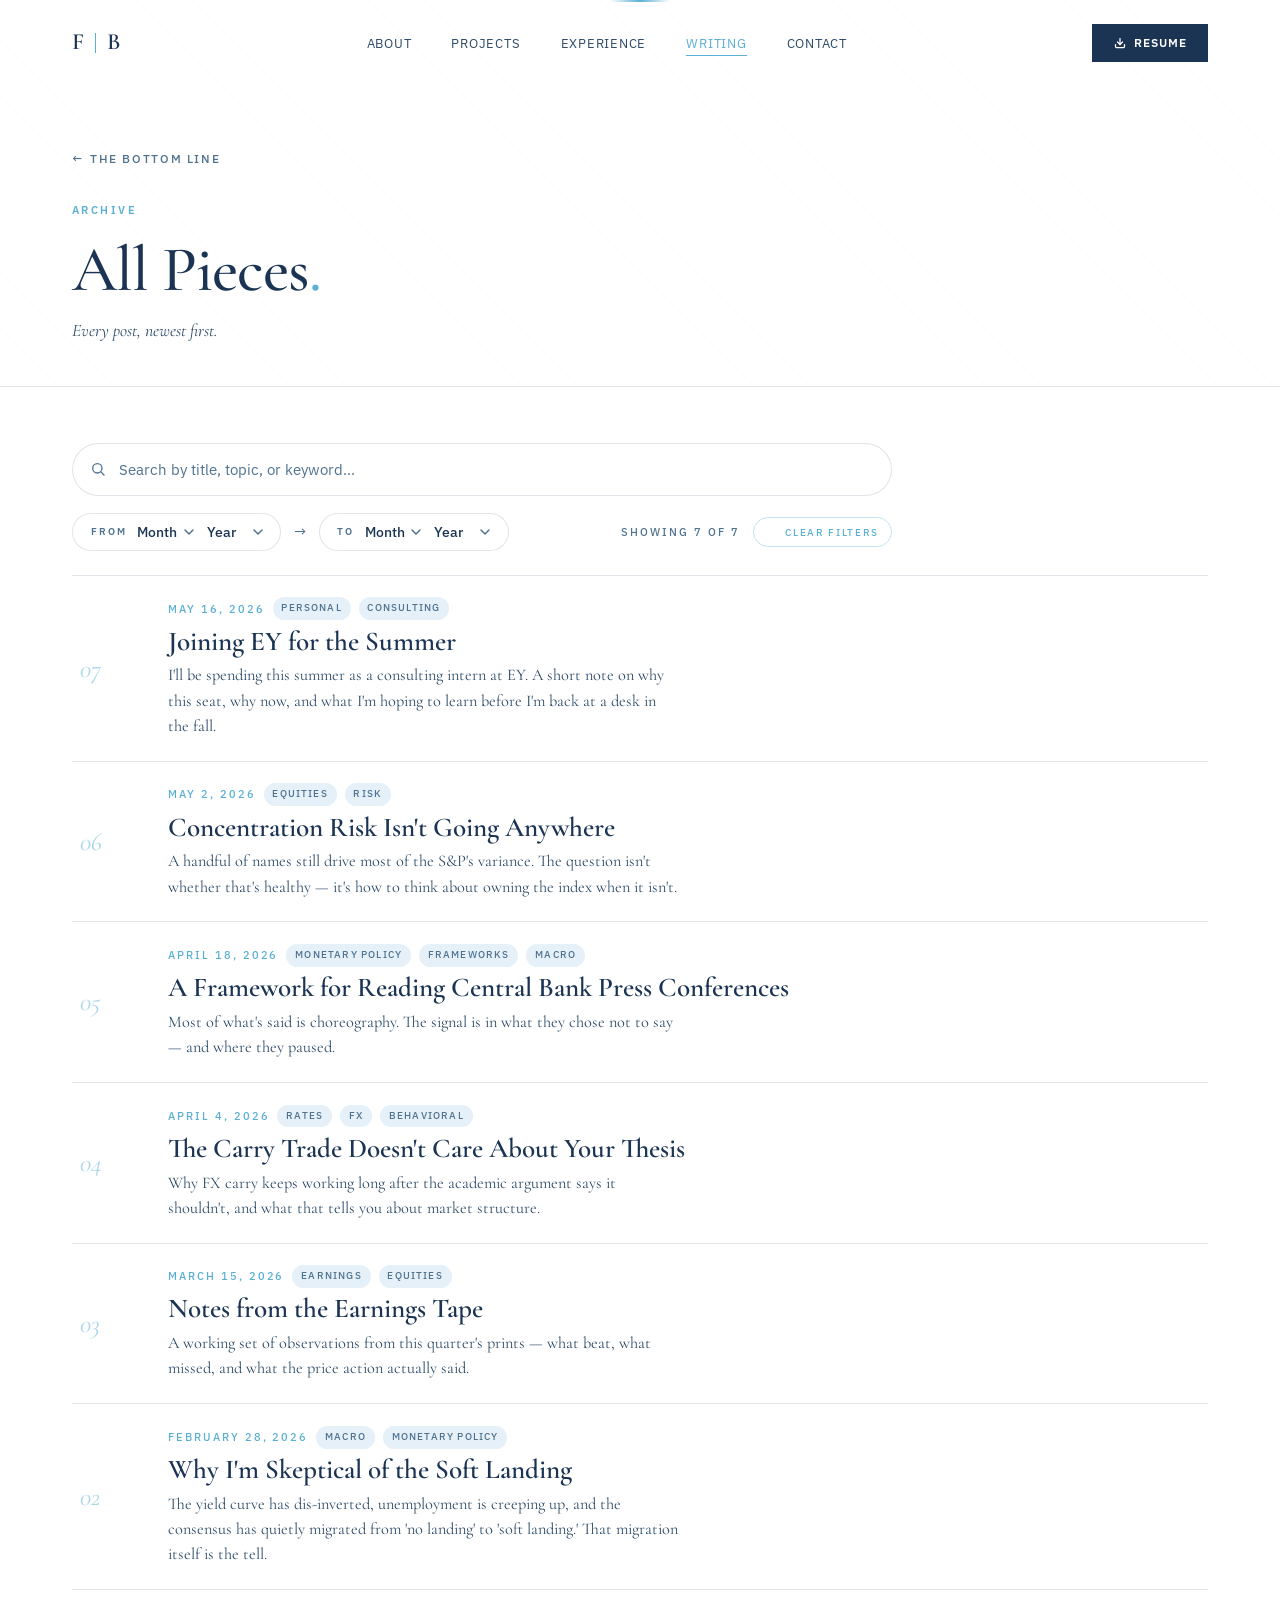
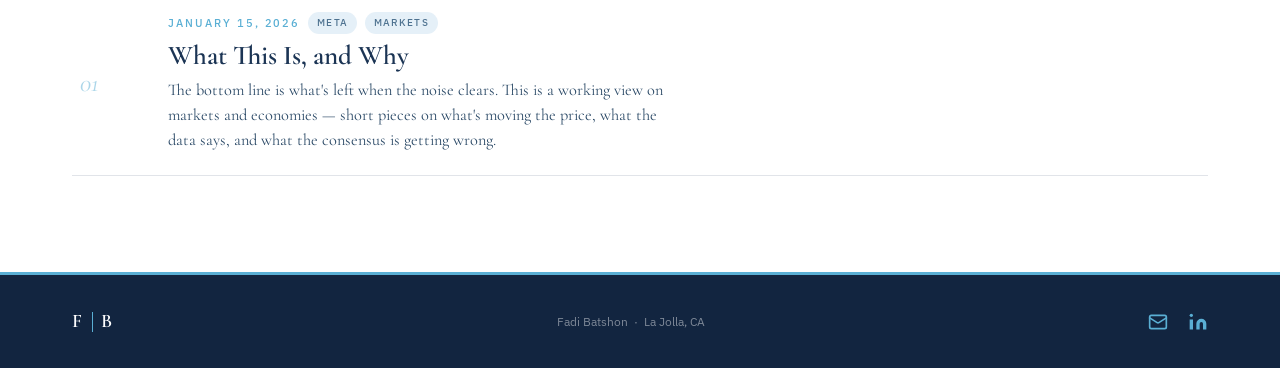
<file: writing/archive.html>
<!DOCTYPE html>
<html lang="en">
<head>
  <meta charset="UTF-8" />
  <title>Redirecting… — The Bottom Line</title>
  <link rel="canonical" href="./archive/" />
  <script>
    window.location.replace('./archive/' + (window.location.search || '') + (window.location.hash || ''));
  </script>
  <meta http-equiv="refresh" content="0; url=./archive/" />
</head>
<body>
  <p>Redirecting to <a href="./archive/">the archive</a>…</p>
</body>
</html>
</file>
<file: style.css>
/* ============================================================
   TOKENS — navy + sky + white, matching the FB logo
   ============================================================ */
:root {
  --navy:      #1b3454;
  --navy-dark: #122540;
  --sky:       #5aafd4;
  --sky-light: rgba(70,150,205,.14);
  --sky-mid:   rgba(70,150,205,.28);
  --white:     #ffffff;
  --off:       #f2f7fb;
  --text:      #1b3454;
  --muted:     #2d4b68;
  --sub:       #4e7290;
  --border:    rgba(27,52,84,.13);
  --border-s:  rgba(90,175,212,.35);

  --f-serif: 'Cormorant Garamond', Georgia, serif;
  --f-sans:  'IBM Plex Sans', system-ui, sans-serif;
  --ease: cubic-bezier(.4,0,.2,1);
}

/* ============================================================
   RESET & BASE
   ============================================================ */
*, *::before, *::after { margin:0; padding:0; box-sizing:border-box; }

html { scroll-behavior: smooth; font-size: 16px; }

body {
  background: var(--white);
  color: var(--text);
  font-family: var(--f-sans);
  font-weight: 400;
  line-height: 1.7;
  overflow-x: hidden;
  -webkit-font-smoothing: antialiased;
}

img, svg { display: block; max-width: 100%; }
a { color: inherit; }
button { font-family: inherit; }
textarea { resize: none; }

::-webkit-scrollbar { width: 4px; }
::-webkit-scrollbar-track { background: var(--off); }
::-webkit-scrollbar-thumb { background: var(--sky); border-radius: 2px; }

/* ============================================================
   SHARED HELPERS
   ============================================================ */
.container {
  max-width: 1200px;
  margin: 0 auto;
  padding: 0 2rem;
}

.sec-label {
  font-family: var(--f-sans);
  font-size: .7rem;
  font-weight: 600;
  letter-spacing: .16em;
  text-transform: uppercase;
  color: var(--sky);
  margin-bottom: 1rem;
}

.sec-h {
  font-family: var(--f-serif);
  font-size: clamp(2.4rem, 5vw, 3.75rem);
  font-weight: 600;
  line-height: 1.08;
  color: var(--navy);
  margin-bottom: 1.25rem;
}

.sec-sub {
  font-size: .95rem;
  color: var(--muted);
  max-width: 500px;
  line-height: 1.7;
}

.sec-head { margin-bottom: 2.5rem; }

/* Scroll reveal */
.fade-in {
  opacity: 0;
  transform: translateY(28px);
  transition: opacity .65s var(--ease), transform .65s var(--ease);
}
.fade-in.visible { opacity: 1; transform: translateY(0); }

/* ============================================================
   NAVBAR
   ============================================================ */
.navbar {
  position: fixed;
  inset: 0 0 auto 0;
  z-index: 200;
  padding: 1.5rem 0;
  transition: padding .3s var(--ease), background .3s var(--ease),
              box-shadow .3s var(--ease), border-color .3s var(--ease);
  border-bottom: 1px solid transparent;
  background: rgba(255,255,255,0);
}

.navbar.scrolled {
  padding: .85rem 0;
  background: rgba(255,255,255,.97);
  backdrop-filter: blur(12px);
  -webkit-backdrop-filter: blur(12px);
  border-bottom-color: var(--border);
  box-shadow: 0 1px 20px rgba(27,52,84,.07);
}

.nav-container {
  max-width: 1200px;
  margin: 0 auto;
  padding: 0 2rem;
  display: flex;
  align-items: center;
  justify-content: space-between;
  gap: 2rem;
}

/* F | B wordmark — Morgan Stanley / JPMorgan-style typographic logo */
.nav-logo {
  display: inline-flex;
  align-items: center;
  gap: .65em;
  text-decoration: none;
  flex-shrink: 0;
  padding: .15rem 0;
}
.nav-logo-mark {
  font-family: var(--f-serif);
  font-size: 1.45rem;
  font-weight: 600;
  color: var(--navy);
  letter-spacing: .04em;
  line-height: 1;
  transition: color .25s var(--ease);
}
.nav-logo-rule {
  display: block;
  width: 1px;
  height: 1.3em;
  background: var(--sky);
  transition: height .25s var(--ease), background .25s var(--ease);
}
.nav-logo:hover .nav-logo-mark { color: var(--sky); }
.nav-logo:hover .nav-logo-rule { height: 1.6em; background: var(--navy); }

.nav-links {
  display: flex;
  list-style: none;
  gap: 2.5rem;
  margin: 0 auto;
}

.nav-links a {
  text-decoration: none;
  font-size: .8rem;
  font-weight: 400;
  color: var(--muted);
  letter-spacing: .06em;
  text-transform: uppercase;
  transition: color .2s;
  padding-bottom: 3px;
  border-bottom: 1px solid transparent;
}
.nav-links a:hover  { color: var(--navy); }
.nav-links a.active { color: var(--sky); border-bottom-color: var(--sky); }

/* CTA */
.btn-nav-cta {
  display: inline-flex;
  align-items: center;
  gap: .55rem;
  padding: .55rem 1.35rem;
  background: var(--navy);
  color: var(--white);
  text-decoration: none;
  font-size: .75rem;
  font-weight: 600;
  letter-spacing: .07em;
  text-transform: uppercase;
  flex-shrink: 0;
  transition: background .2s, transform .15s;
}
.btn-nav-cta:hover {
  background: var(--sky);
  transform: translateY(-1px);
}

/* Hamburger */
.nav-toggle {
  display: none;
  flex-direction: column;
  justify-content: center;
  gap: 5px;
  background: none;
  border: none;
  cursor: pointer;
  padding: 4px;
  flex-shrink: 0;
}
.nav-toggle span {
  display: block;
  width: 22px;
  height: 1.5px;
  background: var(--navy);
  transition: transform .3s var(--ease), opacity .3s, background .3s;
}
.nav-toggle.open span { background: var(--white); }

/* ============================================================
   MOBILE MENU — stays navy for strong contrast
   ============================================================ */
.mobile-menu {
  position: fixed;
  inset: 0;
  background: var(--navy-dark);
  z-index: 190;
  display: flex;
  flex-direction: column;
  align-items: center;
  justify-content: center;
  opacity: 0;
  pointer-events: none;
  transition: opacity .3s var(--ease);
}
.mobile-menu.open { opacity: 1; pointer-events: all; }

.mobile-menu ul {
  list-style: none;
  display: flex;
  flex-direction: column;
  align-items: center;
  gap: 2rem;
}
.mobile-menu a {
  font-family: var(--f-serif);
  font-size: 2.2rem;
  font-weight: 500;
  color: var(--white);
  text-decoration: none;
  transition: color .2s;
}
.mobile-menu a:hover { color: var(--sky); }
.mobile-menu .btn-nav-cta {
  font-family: var(--f-sans);
  font-size: .75rem;
  background: var(--sky);
  margin-top: .5rem;
}

/* ============================================================
   HERO
   ============================================================ */
.hero {
  min-height: 100vh;
  display: flex;
  flex-direction: column;
  justify-content: center;
  position: relative;
  overflow: hidden;
  padding: 8rem 2rem 0;
  background-color: var(--white);
  background-image:
    radial-gradient(ellipse at 50% 50%, transparent 35%, rgba(27,52,84,.07) 100%),
    repeating-linear-gradient(
      45deg,
      transparent,
      transparent 38px,
      rgba(27,52,84,.048) 38px,
      rgba(27,52,84,.048) 39px
    );
}

/* gradient orbs — hidden */
.hero-blob { opacity: 0; position: absolute; pointer-events: none; }
.hero-blob-1, .hero-blob-2 { opacity: 0; }

/* noise grain overlay */
.hero::before {
  content: '';
  position: absolute;
  inset: 0;
  background-image: url("data:image/svg+xml,%3Csvg xmlns='http://www.w3.org/2000/svg' width='200' height='200'%3E%3Cfilter id='n'%3E%3CfeTurbulence type='fractalNoise' baseFrequency='0.65' numOctaves='3' stitchTiles='stitch'/%3E%3C/filter%3E%3Crect width='200' height='200' filter='url(%23n)'/%3E%3C/svg%3E");
  background-size: 200px 200px;
  opacity: .045;
  pointer-events: none;
  z-index: 0;
}

/* ghost mark */
.hero::after {
  content: 'FB';
  position: absolute;
  bottom: -2%; right: 3%;
  font-family: var(--f-serif);
  font-size: clamp(20rem, 40vw, 46rem);
  font-weight: 700;
  line-height: 1;
  color: rgba(27,52,84,.055);
  pointer-events: none;
  user-select: none;
  letter-spacing: -.02em;
}

.hero-body {
  max-width: 1200px;
  margin: 0 auto;
  width: 100%;
  position: relative;
  z-index: 1;
}

.hero-location {
  font-size: .72rem;
  letter-spacing: .14em;
  text-transform: uppercase;
  color: var(--sky);
  font-weight: 600;
  margin-bottom: 1.5rem;
}

.hero-name {
  font-family: var(--f-serif);
  font-size: clamp(5.5rem, 14vw, 11.5rem);
  font-weight: 500;
  line-height: .9;
  letter-spacing: -.02em;
  color: var(--navy);
  margin-bottom: 2.25rem;
}

.hero-tagline {
  font-family: var(--f-sans);
  font-size: clamp(.72rem, 1.3vw, .82rem);
  color: var(--sub);
  text-transform: uppercase;
  letter-spacing: .1em;
  font-weight: 400;
  margin-bottom: .75rem;
}

.hero-sub {
  font-family: var(--f-serif);
  font-size: clamp(1.15rem, 2.2vw, 1.6rem);
  font-style: italic;
  font-weight: 400;
  color: var(--muted);
  margin-bottom: 2.5rem;
  max-width: 480px;
}

.hero-ctas { display: flex; gap: 1rem; flex-wrap: wrap; }

/* buttons */
.btn-primary {
  display: inline-flex;
  align-items: center;
  padding: .9rem 2rem;
  background: var(--navy);
  color: var(--white);
  text-decoration: none;
  font-size: .8rem;
  font-weight: 600;
  letter-spacing: .07em;
  text-transform: uppercase;
  transition: background .2s, transform .2s;
}
.btn-primary:hover {
  background: var(--sky);
  transform: translateY(-2px);
}

.btn-outline {
  display: inline-flex;
  align-items: center;
  padding: .9rem 2rem;
  border: 1.5px solid var(--border-s);
  color: var(--navy);
  text-decoration: none;
  font-size: .8rem;
  font-weight: 500;
  letter-spacing: .07em;
  text-transform: uppercase;
  transition: border-color .2s, color .2s, background .2s;
}
.btn-outline:hover {
  border-color: var(--sky);
  color: var(--sky);
  background: var(--sky-light);
}

/* stat strip */

/* scroll hint */
.scroll-hint {
  position: absolute;
  bottom: 2rem; right: 2rem;
  display: flex;
  flex-direction: column;
  align-items: center;
  gap: .5rem;
  opacity: .4;
  z-index: 1;
}
.scroll-hint span {
  font-size: .6rem;
  letter-spacing: .16em;
  text-transform: uppercase;
  color: var(--muted);
  writing-mode: vertical-rl;
}
.scroll-line {
  width: 1px;
  height: 52px;
  background: linear-gradient(to bottom, var(--navy), transparent);
  animation: pulse 2s ease-in-out infinite;
}
@keyframes pulse {
  0%,100% { opacity: .3; transform: scaleY(1); }
  50%      { opacity: .9; transform: scaleY(1.08); }
}




/* ============================================================
   ABOUT — tinted off background
   ============================================================ */
.about {
  padding: 3.5rem 0;
  background-color: var(--off);
}

.about-grid {
  display: grid;
  grid-template-columns: 1fr 1.5fr;
  gap: 6rem;
  align-items: start;
}

.about-left .sec-h {
  font-size: clamp(2.2rem, 3.5vw, 3.2rem);
  line-height: 1.12;
  position: sticky;
  top: 8rem;
}

/* accent line above avatar */
.about-left::before {
  content: '';
  display: block;
  width: 36px;
  height: 2px;
  background: var(--navy);
  margin-bottom: 1.75rem;
}

/* initials avatar */
.about-avatar {
  width: 80px;
  height: 80px;
  border-radius: 50%;
  background: linear-gradient(140deg, var(--navy-dark) 0%, #2a5f8f 55%, var(--sky) 100%);
  display: flex;
  align-items: center;
  justify-content: center;
  margin-bottom: 2rem;
  box-shadow: 0 8px 28px rgba(27,52,84,.25), 0 0 0 1px rgba(90,175,212,.2);
  position: relative;
  flex-shrink: 0;
}
.about-avatar::after {
  content: '';
  position: absolute;
  inset: -5px;
  border-radius: 50%;
  border: 1px solid rgba(90,175,212,.28);
}
.about-avatar span {
  font-family: var(--f-serif);
  font-size: 1.85rem;
  font-weight: 700;
  color: var(--white);
  letter-spacing: .04em;
  position: relative;
  z-index: 1;
}

.about-right p {
  color: var(--text);
  font-size: .96rem;
  font-weight: 300;
  line-height: 1.92;
  margin-bottom: 1.4rem;
}

.about-meta {
  margin-top: 2.5rem;
  border-top: 1px solid var(--border);
  padding-top: 2rem;
  display: flex;
  flex-direction: column;
  gap: 1rem;
}

.meta-row { display: flex; gap: 2rem; align-items: baseline; }

.meta-k {
  font-size: .68rem;
  letter-spacing: .12em;
  text-transform: uppercase;
  color: var(--sky);
  min-width: 90px;
  font-weight: 600;
  flex-shrink: 0;
}

.meta-v { font-size: .88rem; color: var(--text); }

/* ============================================================
   PROJECTS — white, cards with sky hover accent
   ============================================================ */
.projects {
  padding: 3.5rem 0;
  background-color: var(--white);
  background-image:
    radial-gradient(ellipse at 50% 50%, transparent 35%, rgba(27,52,84,.04) 100%),
    repeating-linear-gradient(
      -45deg,
      transparent,
      transparent 38px,
      rgba(27,52,84,.030) 38px,
      rgba(27,52,84,.030) 39px
    );
}

.proj-grid {
  display: grid;
  grid-template-columns: repeat(4, 1fr);
  gap: 1.25rem;
}

.proj-card {
  position: relative;
  background: var(--white);
  border: 1px solid var(--border);
  overflow: hidden;
  transition: box-shadow .25s var(--ease), border-color .25s var(--ease),
              transform .25s var(--ease);
}
.proj-card::before {
  content: '';
  position: absolute;
  top: 0; left: 0; right: 0;
  height: 3px;
  background: linear-gradient(to right, var(--sky), var(--navy));
  transform: scaleX(0);
  transform-origin: left;
  transition: transform .32s var(--ease);
}
.proj-card:hover {
  box-shadow: 0 10px 36px rgba(27,52,84,.13), 0 2px 8px rgba(90,175,212,.08);
  border-color: var(--border-s);
}
.proj-card:hover::before { transform: scaleX(1); }

.proj-inner {
  padding: 2rem;
  display: flex;
  flex-direction: column;
  height: 100%;
  min-height: 270px;
}

/* project category icon */
.proj-icon {
  width: 42px;
  height: 42px;
  background: var(--sky-light);
  border: 1px solid rgba(90,175,212,.24);
  display: flex;
  align-items: center;
  justify-content: center;
  margin-bottom: 1.1rem;
  transition: background .25s var(--ease), border-color .25s;
}
.proj-icon svg {
  width: 17px;
  height: 17px;
  stroke: var(--sky);
  fill: none;
  stroke-width: 2;
  stroke-linecap: round;
  stroke-linejoin: round;
  transition: stroke .25s;
}
.proj-card:hover .proj-icon {
  background: rgba(27,52,84,.07);
  border-color: var(--sky);
}
.proj-card:hover .proj-icon svg { stroke: var(--navy); }

.proj-num {
  font-size: .65rem;
  letter-spacing: .12em;
  color: var(--sky);
  font-weight: 600;
  opacity: .7;
  margin-bottom: 1rem;
}

.proj-title {
  font-family: var(--f-serif);
  font-size: 1.28rem;
  font-weight: 600;
  color: var(--navy);
  line-height: 1.2;
  margin-bottom: .75rem;
  transition: color .2s;
}
.proj-card:hover .proj-title { color: var(--sky); }

.proj-desc {
  font-size: .83rem;
  color: var(--muted);
  line-height: 1.72;
  flex: 1;
  margin-bottom: 1.5rem;
}

.proj-link {
  display: inline-flex;
  align-items: center;
  gap: .35rem;
  width: fit-content;
  font-size: .66rem;
  letter-spacing: .12em;
  text-transform: uppercase;
  font-weight: 600;
  color: var(--sky);
  text-decoration: none;
  margin-top: -.85rem;
  margin-bottom: 1.25rem;
  position: relative;
  z-index: 2;
  transition: color .2s var(--ease), gap .2s var(--ease);
}
.proj-link:hover { color: var(--navy); gap: .55rem; }
.proj-link svg {
  width: 10px;
  height: 10px;
  stroke: currentColor;
  stroke-width: 2.4;
  fill: none;
  stroke-linecap: round;
  stroke-linejoin: round;
}

.proj-tags { display: flex; flex-wrap: wrap; gap: .4rem; margin-top: auto; }

.tag {
  font-size: .64rem;
  letter-spacing: .07em;
  text-transform: uppercase;
  color: var(--sky);
  background: var(--sky-light);
  border: 1px solid var(--border-s);
  padding: .22rem .6rem;
  font-weight: 600;
  transition: background .2s, color .2s;
}
.proj-card:hover .tag {
  background: var(--sky-mid);
  color: var(--navy);
}

/* Primary tag — category, more emphasized than the tech tags */
.tag-primary {
  background: var(--navy);
  color: var(--white);
  border-color: var(--navy);
}
.proj-card:hover .tag-primary {
  background: var(--navy-dark);
  color: var(--white);
  border-color: var(--navy-dark);
}

.proj-loading {
  grid-column: 1 / -1;
  text-align: center;
  color: var(--sub);
  padding: 2rem 1rem;
  font-size: .95rem;
}

/* ============================================================
   CAPABILITIES — replaces resume timeline, recruiter-scannable
   ============================================================ */
.caps {
  padding: 3.5rem 0;
  background-color: var(--off);
  background-image: repeating-linear-gradient(45deg, transparent 0 40px, rgba(27,52,84,.022) 40px 41px);
  border-top: 1px solid var(--border);
  border-bottom: 1px solid var(--border);
}

.caps-top-row {
  display: flex;
  align-items: center;
  justify-content: space-between;
  flex-wrap: wrap;
  gap: 1.5rem;
  margin-bottom: 2rem;
}

/* Stats banner */
.caps-stats {
  display: flex;
  align-items: stretch;
  justify-content: space-between;
  flex-wrap: wrap;
  gap: 1rem;
  padding: 1.5rem 2rem;
  background: var(--white);
  border: 1px solid var(--border);
  border-radius: 14px;
  margin-bottom: 1.75rem;
}
.caps-stat {
  display: flex;
  flex-direction: column;
  align-items: center;
  text-align: center;
  flex: 1;
  min-width: 120px;
  position: relative;
}
.caps-stat + .caps-stat::before {
  content: "";
  position: absolute;
  left: -.5rem;
  top: 50%;
  transform: translateY(-50%);
  height: 38px;
  width: 1px;
  background: var(--border);
}
.caps-stat-num {
  font-family: var(--f-serif);
  font-weight: 600;
  font-size: clamp(1.7rem, 3vw, 2.4rem);
  color: var(--navy);
  line-height: 1;
  letter-spacing: -.01em;
  margin-bottom: .5rem;
  /* Force same vertical height so text + numeric stats baseline-align */
  min-height: clamp(1.7rem, 3vw, 2.4rem);
  display: flex;
  align-items: flex-end;
  justify-content: center;
}
.caps-stat-text {
  font-size: clamp(1.15rem, 1.9vw, 1.5rem);
  font-style: italic;
  font-weight: 500;
  line-height: 1;
}
.caps-stat-lbl {
  font-family: var(--f-sans);
  font-size: .65rem;
  font-weight: 500;
  letter-spacing: .16em;
  text-transform: uppercase;
  color: var(--sub);
}

/* 4 capability pillars */
.caps-grid {
  display: grid;
  grid-template-columns: repeat(2, 1fr);
  gap: 1.25rem;
  margin-bottom: 1.75rem;
}
.caps-pillar {
  background: var(--white);
  border: 1px solid var(--border);
  border-radius: 14px;
  padding: 1.75rem 1.85rem;
  transition: transform .35s var(--ease), border-color .35s var(--ease), box-shadow .35s var(--ease);
  position: relative;
  overflow: hidden;
}
.caps-pillar::before {
  content: "";
  position: absolute;
  top: 0; left: 0;
  width: 3px; height: 100%;
  background: var(--sky);
  transform: scaleY(0);
  transform-origin: top;
  transition: transform .45s var(--ease);
}
.caps-pillar:hover {
  transform: translateY(-3px);
  border-color: var(--border-s);
  box-shadow: 0 18px 36px -24px rgba(27,52,84,.22);
}
.caps-pillar:hover::before { transform: scaleY(1); }
.caps-pillar-title {
  font-family: var(--f-sans);
  font-size: .72rem;
  font-weight: 600;
  letter-spacing: .22em;
  text-transform: uppercase;
  color: var(--sky);
  margin: 0 0 1rem;
}
.caps-list {
  list-style: none;
  padding: 0;
  margin: 0;
  display: flex;
  flex-direction: column;
  gap: .85rem;
}
.caps-list li {
  font-family: var(--f-serif);
  font-size: 1.05rem;
  line-height: 1.55;
  color: var(--text);
  padding-left: 1.1rem;
  position: relative;
}
.caps-list li::before {
  content: "—";
  position: absolute;
  left: 0;
  color: var(--sky);
  font-weight: 500;
}

/* Education + Toolkit footer */
.caps-foot {
  display: grid;
  grid-template-columns: minmax(280px, 1fr) 1.4fr;
  gap: 2.25rem;
  padding-top: 1.5rem;
  border-top: 1px solid var(--border);
}
.caps-foot-col {}
.caps-foot-lbl {
  display: block;
  font-family: var(--f-sans);
  font-size: .68rem;
  font-weight: 600;
  letter-spacing: .2em;
  text-transform: uppercase;
  color: var(--sky);
  margin-bottom: .75rem;
}
.caps-foot-body {
  font-family: var(--f-serif);
  font-size: 1.02rem;
  line-height: 1.6;
  color: var(--muted);
  margin: 0;
  max-width: 44ch;
}
.caps-foot-body strong { color: var(--navy); font-weight: 600; }
.caps-foot-chips {
  display: flex;
  flex-wrap: wrap;
  gap: .4rem;
}

@media (max-width: 860px) {
  .caps-grid { grid-template-columns: 1fr; }
  .caps-foot { grid-template-columns: 1fr; gap: 1.75rem; }
  .caps-stats { padding: 1.4rem 1.25rem; }
  .caps-stat { min-width: 90px; }
  .caps-stat + .caps-stat::before { display: none; }
}

/* ============================================================
   RESUME — off background (legacy)
   ============================================================ */
.resume {
  padding: 5rem 0;
  background-color: var(--off);
}

.resume-grid {
  display: grid;
  grid-template-columns: 1fr 1.6fr;
  gap: 5rem;
  align-items: start;
}

.res-col-title {
  font-size: .7rem;
  letter-spacing: .15em;
  text-transform: uppercase;
  color: var(--sky);
  font-weight: 600;
  margin-bottom: 2.25rem;
}

/* ============================================================
   DOWNLOAD BUTTON
   ============================================================ */
.btn-download {
  display: inline-flex;
  align-items: center;
  gap: .5rem;
  padding: .75rem 1.6rem;
  border: 1.5px solid var(--navy);
  color: var(--navy);
  text-decoration: none;
  font-size: .75rem;
  font-weight: 600;
  letter-spacing: .07em;
  text-transform: uppercase;
  transition: background .2s, color .2s, border-color .2s;
  flex-shrink: 0;
}
.btn-download:hover {
  background: var(--sky);
  color: var(--white);
  border-color: var(--sky);
}

/* Resume section top row (heading + download side by side) */
.res-top-row {
  display: flex;
  align-items: flex-end;
  justify-content: space-between;
  gap: 2rem;
  margin-bottom: 3.5rem;
  flex-wrap: wrap;
}
.res-top-row .sec-h { margin-bottom: 0; }

/* Experience block */
.res-block {
  margin-bottom: 4rem;
  padding-bottom: 3.5rem;
  border-bottom: 1px solid var(--border);
}

/* Inline title + date row inside timeline */
.tl-row {
  display: flex;
  justify-content: space-between;
  align-items: flex-start;
  gap: 1.5rem;
  margin-bottom: .75rem;
  flex-wrap: wrap;
}
.tl-row .tl-year {
  white-space: nowrap;
  flex-shrink: 0;
  text-align: right;
  margin-bottom: 0;
}

/* Bullet list inside timeline items */
.tl-list {
  list-style: none;
  display: flex;
  flex-direction: column;
  gap: .5rem;
}
.tl-list li {
  font-size: .84rem;
  color: var(--muted);
  line-height: 1.72;
  padding-left: 1.1rem;
  position: relative;
  font-weight: 400;
}
.tl-list li::before {
  content: '–';
  position: absolute;
  left: 0;
  color: var(--sky);
  font-weight: 600;
}

/* timeline */
.timeline { position: relative; }

.tl-item {
  position: relative;
  padding-left: 2rem;
  padding-bottom: 2.5rem;
}
.tl-item::after {
  content: '';
  position: absolute;
  left: 5px; top: 20px; bottom: 0;
  width: 1px;
  background: var(--border);
}

.tl-dot {
  position: absolute;
  left: 0; top: 6px;
  width: 12px; height: 12px;
  border: 2px solid var(--sky);
  border-radius: 50%;
  background: var(--off);
  z-index: 1;
  transition: box-shadow .3s var(--ease), background .3s;
}
.tl-item:hover .tl-dot {
  box-shadow: 0 0 0 5px rgba(90,175,212,.22);
  background: var(--sky);
}

.tl-year {
  font-size: .7rem;
  letter-spacing: .08em;
  text-transform: uppercase;
  color: var(--sky);
  font-weight: 600;
  margin-bottom: .5rem;
}

.tl-degree {
  font-family: var(--f-serif);
  font-size: 1.28rem;
  font-weight: 600;
  color: var(--navy);
  margin-bottom: .3rem;
}

.tl-org { font-size: .85rem; color: var(--muted); margin-bottom: .5rem; }

.tl-detail { font-size: .8rem; color: var(--sub); line-height: 1.85; }

/* skills */
.skill-groups { display: flex; flex-direction: column; gap: 2.25rem; }

.skill-cat {
  display: block;
  font-size: .68rem;
  letter-spacing: .11em;
  text-transform: uppercase;
  color: var(--sub);
  font-weight: 500;
  margin-bottom: .75rem;
}

.skill-chips { display: flex; flex-wrap: wrap; gap: .5rem; }

.chip {
  font-size: .78rem;
  color: var(--navy);
  background: rgba(27,52,84,.05);
  border: 1px solid var(--border);
  padding: .3rem .85rem;
  transition: background .2s, border-color .2s, color .2s;
  cursor: default;
}
.chip:hover {
  background: var(--sky-light);
  border-color: var(--sky);
  color: var(--navy);
  box-shadow: 0 2px 8px rgba(90,175,212,.18);
}

/* ============================================================
   WRITING PROMO — section on main page pitching The Bottom Line
   ============================================================ */
.wp {
  padding: 3.5rem 0;
  position: relative;
  overflow: hidden;
  background-color: #f5f9fc;
  background-image: linear-gradient(180deg, #fbfdfe 0%, #eaf2f8 100%);
  border-top: 1px solid var(--border);
  border-bottom: 1px solid var(--border);
}

/* Calligraphy texture — left side, spans full height, fades across to the right */
.wp-script {
  position: absolute;
  inset: 0;
  z-index: 0;
  pointer-events: none;
  user-select: none;
  overflow: hidden;
}
.wp-script p {
  margin: 0;
  padding: 1.5rem clamp(1.5rem, 4vw, 4rem);
  font-family: 'Pinyon Script', cursive;
  font-weight: 400;
  font-size: clamp(1.4rem, 2.2vw, 2.1rem);
  line-height: 1.6;
  color: var(--navy);
  opacity: .08;
  letter-spacing: .005em;
  text-align: left;
  -webkit-font-smoothing: antialiased;
  mask-image: linear-gradient(
    to right,
    rgba(0,0,0,1) 0%,
    rgba(0,0,0,1) 30%,
    rgba(0,0,0,.4) 65%,
    rgba(0,0,0,0) 95%
  );
  -webkit-mask-image: linear-gradient(
    to right,
    rgba(0,0,0,1) 0%,
    rgba(0,0,0,1) 30%,
    rgba(0,0,0,.4) 65%,
    rgba(0,0,0,0) 95%
  );
}

.wp-grid {
  position: relative;
  z-index: 1;
  display: grid;
  grid-template-columns: minmax(280px, 1fr) 1.4fr;
  gap: 4rem;
  align-items: start;
}

.wp-left .sec-h em {
  font-style: italic;
  font-weight: 400;
}
.wp-left .sec-h em::after {
  content: "";
  display: inline-block;
  width: 8px;
  height: 8px;
  background: var(--sky);
  border-radius: 50%;
  vertical-align: baseline;
  margin-left: 6px;
  margin-bottom: 6px;
}
.wp-blurb {
  font-family: var(--f-serif);
  font-style: italic;
  font-size: 1.2rem;
  font-weight: 500;
  color: var(--navy);
  line-height: 1.5;
  margin: 1rem 0 1.75rem;
  max-width: 34ch;
}
.wp-cta {
  margin-top: .25rem;
}

.wp-right {
  background: var(--white);
  border: 1px solid var(--border);
  border-radius: 16px;
  padding: 1.75rem 2rem 1.25rem;
}
.wp-sublabel {
  font-family: var(--f-sans);
  font-size: .68rem;
  font-weight: 600;
  letter-spacing: .2em;
  text-transform: uppercase;
  color: var(--sky);
  margin-bottom: 1rem;
}
.wp-list {
  display: flex;
  flex-direction: column;
}
.wp-item {
  display: grid;
  grid-template-columns: 44px 1fr auto;
  gap: 1rem;
  align-items: center;
  padding: 1rem 0;
  border-top: 1px solid var(--border);
  text-decoration: none;
  color: inherit;
  transition: padding .25s var(--ease);
}
.wp-item:first-child { border-top: 0; padding-top: .65rem; }
.wp-item:hover { padding-left: .35rem; }
.wp-no {
  font-family: var(--f-serif);
  font-style: italic;
  font-size: 1.15rem;
  color: var(--sky);
  opacity: .55;
}
.wp-main { min-width: 0; }
.wp-title {
  font-family: var(--f-serif);
  font-size: 1.2rem;
  font-weight: 600;
  color: var(--navy);
  margin: 0 0 .25rem;
  line-height: 1.2;
}
.wp-excerpt {
  font-size: .88rem;
  color: var(--muted);
  line-height: 1.5;
  margin: 0;
  display: -webkit-box;
  -webkit-line-clamp: 2;
  line-clamp: 2;
  -webkit-box-orient: vertical;
  overflow: hidden;
}
.wp-date {
  font-family: var(--f-sans);
  font-size: .65rem;
  font-weight: 500;
  letter-spacing: .14em;
  text-transform: uppercase;
  color: var(--sky);
  white-space: nowrap;
}
.wp-loading {
  padding: 1rem 0;
  font-size: .9rem;
  color: var(--sub);
  text-align: center;
}
.wp-archive-link {
  display: inline-flex;
  align-items: center;
  gap: .45rem;
  margin-top: 1.25rem;
  padding-top: 1rem;
  border-top: 1px solid var(--border);
  width: 100%;
  font-family: var(--f-sans);
  font-size: .72rem;
  font-weight: 500;
  letter-spacing: .14em;
  text-transform: uppercase;
  color: var(--sky);
  text-decoration: none;
  transition: color .2s var(--ease), gap .2s var(--ease);
}
.wp-archive-link:hover { color: var(--navy); gap: .75rem; }

@media (max-width: 860px) {
  .wp-grid { grid-template-columns: 1fr; gap: 2rem; }
  .wp-right { padding: 1.4rem 1.4rem 1rem; }
  .wp-item { grid-template-columns: 36px 1fr; }
  .wp-date { display: none; }
}

/* ============================================================
   CONTACT — white
   ============================================================ */
.contact {
  padding: 3.5rem 0;
  background-color: var(--white);
  background-image:
    radial-gradient(ellipse at 50% 50%, transparent 35%, rgba(27,52,84,.04) 100%),
    repeating-linear-gradient(
      45deg,
      transparent,
      transparent 38px,
      rgba(27,52,84,.030) 38px,
      rgba(27,52,84,.030) 39px
    );
}

.contact-grid {
  display: grid;
  grid-template-columns: 1fr 1.5fr;
  gap: 6rem;
  align-items: start;
}

/* availability badge */
.c-availability {
  display: inline-flex;
  align-items: center;
  gap: .55rem;
  padding: .45rem .95rem;
  background: rgba(46,204,113,.08);
  border: 1px solid rgba(46,204,113,.28);
  font-size: .7rem;
  font-weight: 600;
  color: var(--navy);
  letter-spacing: .04em;
  margin-bottom: 2rem;
}
.c-avail-dot {
  width: 7px;
  height: 7px;
  border-radius: 50%;
  background: #27ae60;
  box-shadow: 0 0 0 3px rgba(39,174,96,.22);
  animation: availPulse 2.8s ease-in-out infinite;
  flex-shrink: 0;
}

.clink {
  display: flex;
  align-items: center;
  gap: 1.25rem;
  padding: 1.4rem 0;
  border-bottom: 1px solid var(--border);
  text-decoration: none;
  color: var(--navy);
  transition: color .2s;
}
.clink:first-child { border-top: 1px solid var(--border); }
.clink:hover { color: var(--sky); }

.clink-label {
  font-size: .68rem;
  letter-spacing: .12em;
  text-transform: uppercase;
  color: var(--muted);
  min-width: 70px;
  font-weight: 600;
  flex-shrink: 0;
  transition: color .2s;
}
.clink:hover .clink-label { color: var(--sky); }

.clink-val { font-size: .875rem; flex: 1; }

.clink-arr {
  font-size: 1rem;
  color: var(--sky);
  opacity: 0;
  transform: translateX(-8px);
  transition: opacity .2s, transform .2s;
}
.clink:hover .clink-arr { opacity: 1; transform: translateX(0); }

/* form */
.cform { display: flex; flex-direction: column; gap: 1.4rem; }

.field { display: flex; flex-direction: column; gap: .45rem; }

.field label {
  font-size: .68rem;
  letter-spacing: .12em;
  text-transform: uppercase;
  color: var(--muted);
  font-weight: 600;
}

.field input,
.field textarea {
  background: var(--off);
  border: 1px solid var(--border);
  color: var(--text);
  padding: .85rem 1rem;
  font-family: var(--f-sans);
  font-size: .9rem;
  outline: none;
  width: 100%;
  appearance: none;
  transition: border-color .2s, background .2s;
}
.field input::placeholder,
.field textarea::placeholder { color: var(--sub); }
.field input:focus,
.field textarea:focus {
  border-color: var(--sky);
  background: var(--white);
}

.btn-submit {
  align-self: flex-start;
  background: var(--navy);
  border: none;
  color: var(--white);
  padding: .88rem 2rem;
  font-size: .78rem;
  font-weight: 600;
  letter-spacing: .1em;
  text-transform: uppercase;
  cursor: pointer;
  transition: background .2s, transform .15s;
}
.btn-submit:hover {
  background: var(--sky);
  transform: translateY(-1px);
}
.btn-submit:disabled { opacity: .5; cursor: not-allowed; transform: none; }

.form-note { font-size: .8rem; color: var(--sky); min-height: 1.2em; }

/* ============================================================
   FOOTER — dark navy as strong close
   ============================================================ */
.footer {
  padding: 2.25rem 0;
  background: var(--navy-dark);
  border-top: 3px solid var(--sky);
}

.footer-inner {
  display: flex;
  align-items: center;
  justify-content: space-between;
  gap: 1rem;
  flex-wrap: wrap;
}

.footer-logo {
  display: inline-flex;
  align-items: center;
  gap: .55em;
  color: var(--white);
}
.footer-logo-mark {
  font-family: var(--f-serif);
  font-size: 1.2rem;
  font-weight: 600;
  color: var(--white);
  letter-spacing: .04em;
  line-height: 1;
}
.footer-logo-rule {
  display: block;
  width: 1px;
  height: 1.25em;
  background: var(--sky);
}

.footer-copy { font-size: .78rem; color: rgba(255,255,255,.45); }

.footer-links { display: flex; gap: 1.25rem; align-items: center; }
.footer-links a {
  display: flex;
  align-items: center;
  color: var(--sky);
  text-decoration: none;
  transition: opacity .2s;
}
.footer-links a:hover { opacity: .65; }

/* ============================================================
   RESPONSIVE
   ============================================================ */
@media (max-width: 1100px) {
  .proj-grid { grid-template-columns: repeat(2, 1fr); }
}

@media (max-width: 900px) {
  .about-grid    { grid-template-columns: 1fr; gap: 3rem; }
  .resume-grid   { grid-template-columns: 1fr; gap: 3.5rem; }
  .contact-grid  { grid-template-columns: 1fr; gap: 3.5rem; }
  .about-left .sec-h { position: static; }

  .tl-row { flex-direction: column; gap: .25rem; }
  .tl-row .tl-year { text-align: left; }

  .res-top-row { align-items: flex-start; flex-direction: column; gap: 1.5rem; }
}

@media (max-width: 768px) {
  .nav-links   { display: none; }
  .btn-nav-cta { display: none; }
  .nav-toggle  { display: flex; }
  .hero { padding: 6rem 1.5rem 0; }
  .hero-name { font-size: clamp(4.5rem, 18vw, 7.5rem); }
  .scroll-hint { display: none; }
}

@media (max-width: 600px) {
  .proj-grid { grid-template-columns: 1fr; }

  /* Project cards: drop forced height + tighten interior so single-column doesn't leave orphan whitespace */
  .proj-inner { padding: 1.6rem 1.5rem; min-height: 0; }
  .proj-desc { margin-bottom: 1.25rem; }
  .proj-link { margin-top: -.55rem; margin-bottom: 1rem; }

  /* Capability stats: 2-col grid with the 5th item spanning, so nothing is stranded alone in a row */
  .caps-stats {
    display: grid;
    grid-template-columns: 1fr 1fr;
    gap: 1.25rem .75rem;
    padding: 1.35rem 1rem;
  }
  .caps-stat { min-width: 0; }
  .caps-stat:nth-child(5) { grid-column: 1 / -1; }
  .caps-stat + .caps-stat::before { display: none; }
}

@media (max-width: 520px) {
  .container { padding: 0 1.25rem; }

  /* Hero — same theme, less crowding */
  .hero { padding: 5rem 1.25rem 2.5rem; }
  .hero-name { margin-bottom: 1.5rem; }
  .hero-tagline { letter-spacing: .08em; }
  .hero-sub { margin-bottom: 1.75rem; }
  .hero-ctas { gap: .75rem; }
  .btn-primary, .btn-download { padding: .8rem 1.5rem; font-size: .72rem; }
  .hero::after { display: none; }

  /* Unified section padding across ALL sections (caps + wp were orphans before) */
  .about, .projects, .resume, .caps, .wp, .contact { padding: 3rem 0; }

  /* About — stack the meta label/value so labels don't squeeze the value */
  .about-grid { gap: 2.25rem; }
  .about-avatar { width: 68px; height: 68px; margin-bottom: 1.5rem; }
  .about-avatar span { font-size: 1.55rem; }
  .meta-row { flex-direction: column; gap: .2rem; align-items: flex-start; }
  .meta-k { min-width: 0; }
  .about-meta { margin-top: 2rem; padding-top: 1.5rem; gap: 1.25rem; }

  /* Projects — keep the editorial card look but tighter */
  .proj-inner { padding: 1.4rem 1.35rem; }
  .proj-icon { width: 36px; height: 36px; margin-bottom: .85rem; }
  .proj-icon svg { width: 15px; height: 15px; }
  .proj-title { font-size: 1.18rem; }
  .proj-desc { font-size: .82rem; line-height: 1.65; }

  /* Capabilities — keep the pillars, just compress padding & body */
  .caps-top-row { gap: 1rem; margin-bottom: 1.5rem; }
  .caps-pillar { padding: 1.45rem 1.4rem; border-radius: 12px; }
  .caps-list { gap: .7rem; }
  .caps-list li { font-size: .98rem; line-height: 1.5; }
  .caps-foot { padding-top: 1.5rem; gap: 1.5rem; }
  .caps-stat-lbl { font-size: .58rem; letter-spacing: .14em; }

  /* Writing promo card */
  .wp-grid { gap: 1.75rem; }
  .wp-right { padding: 1.2rem 1.2rem .85rem; border-radius: 12px; }
  .wp-blurb { font-size: 1.05rem; margin: .85rem 0 1.5rem; }
  .wp-title { font-size: 1.05rem; }
  .wp-excerpt { font-size: .82rem; }

  /* Contact — tighter row spacing, narrower label column */
  .contact-grid { gap: 2.5rem; }
  .clink { gap: 1rem; padding: 1.15rem 0; }
  .clink-label { min-width: 58px; font-size: .62rem; }
  .clink-val { font-size: .82rem; }
  .cform { gap: 1.1rem; }
  .field input, .field textarea { padding: .75rem .9rem; font-size: .88rem; }
  .btn-submit { padding: .85rem 1.75rem; font-size: .72rem; }

  /* Footer */
  .footer-inner { flex-direction: column; gap: .75rem; text-align: center; }
  .footer-links { justify-content: center; }

  /* Projects archive page (mobile rules were missing entirely) */
  .arch-header { padding: 6.5rem 0 1.75rem; }
  .arch-back { margin-bottom: 1.25rem; }
  .arch-title { margin: .3rem 0 .6rem; }
  .arch-sub { font-size: 1rem; }
  .arch-main { padding: 2.5rem 0 4rem; }
  .arch-filters { gap: .85rem; }
}


/* ============================================================
   WRITING — Field Notes
   ============================================================ */
.writing-body {
  background: var(--white);
  color: var(--text);
}


/* ============================================================
   HERO — full-bleed editorial masthead
   ============================================================ */
/* cool paper palette (hero only) — on-brand navy/sky family */
.wh {
  position: relative;
  min-height: 92vh;
  display: flex;
  flex-direction: column;
  align-items: center;
  justify-content: center;
  padding: 7rem 2rem 10rem;
  overflow: hidden;
  background-color: #f5f9fc;
  background-image: linear-gradient(180deg, #fbfdfe 0%, #eaf2f8 100%);
  border-bottom: 1px solid var(--border);
}

/* Calligraphy script — two side panels receding to a center vanishing point */
.wh-script {
  position: absolute;
  top: 0;
  bottom: 6rem;
  left: 0;
  right: 0;
  z-index: 1;
  pointer-events: none;
  user-select: none;
  overflow: hidden;
  perspective: 1000px;
  perspective-origin: 50% 50%;
  display: flex;
}
.wh-script-side {
  flex: 1;
  position: relative;
  overflow: hidden;
  display: flex;
  align-items: center;
}
.wh-script-side p {
  margin: 0;
  width: 100%;
  padding: 2rem clamp(1rem, 3vw, 3rem);
  font-family: 'Pinyon Script', cursive;
  font-weight: 400;
  font-size: clamp(1.8rem, 3vw, 2.7rem);
  line-height: 1.55;
  color: var(--navy);
  opacity: .22;
  letter-spacing: .005em;
  text-align: left;
  word-spacing: .12em;
  backface-visibility: hidden;
  -webkit-font-smoothing: antialiased;
}
.wh-script-left p {
  transform: rotateY(35deg);
  transform-origin: 0% 50%;
  mask-image: linear-gradient(
    to right,
    rgba(0,0,0,1) 0%,
    rgba(0,0,0,.92) 30%,
    rgba(0,0,0,.35) 70%,
    rgba(0,0,0,0) 100%
  );
  -webkit-mask-image: linear-gradient(
    to right,
    rgba(0,0,0,1) 0%,
    rgba(0,0,0,.92) 30%,
    rgba(0,0,0,.35) 70%,
    rgba(0,0,0,0) 100%
  );
}
.wh-script-right p {
  transform: rotateY(-35deg);
  transform-origin: 100% 50%;
  mask-image: linear-gradient(
    to left,
    rgba(0,0,0,1) 0%,
    rgba(0,0,0,.92) 30%,
    rgba(0,0,0,.35) 70%,
    rgba(0,0,0,0) 100%
  );
  -webkit-mask-image: linear-gradient(
    to left,
    rgba(0,0,0,1) 0%,
    rgba(0,0,0,.92) 30%,
    rgba(0,0,0,.35) 70%,
    rgba(0,0,0,0) 100%
  );
}

/* Subtle paper fiber + grain */
.wh-grain {
  position: absolute; inset: 0;
  pointer-events: none;
  opacity: .045;
  z-index: 1;
  mix-blend-mode: multiply;
  background-image: url("data:image/svg+xml;utf8,<svg xmlns='http://www.w3.org/2000/svg' width='220' height='220'><filter id='n'><feTurbulence type='fractalNoise' baseFrequency='.85' numOctaves='2' stitchTiles='stitch'/></filter><rect width='220' height='220' filter='url(%23n)'/></svg>");
}

/* Edge vignette — cool navy shadow at corners */
.wh-vignette {
  position: absolute; inset: 0;
  pointer-events: none;
  z-index: 1;
  background:
    radial-gradient(ellipse 90% 70% at 50% 50%, transparent 55%, rgba(27,52,84,.10) 100%),
    radial-gradient(ellipse 28% 22% at 5% 5%, rgba(27,52,84,.10) 0%, transparent 70%),
    radial-gradient(ellipse 28% 22% at 95% 95%, rgba(27,52,84,.10) 0%, transparent 70%),
    radial-gradient(ellipse 22% 18% at 95% 5%, rgba(27,52,84,.06) 0%, transparent 70%),
    radial-gradient(ellipse 22% 18% at 5% 95%, rgba(27,52,84,.06) 0%, transparent 70%);
}



/* Marquee band — cool tint */
.wh-inner {
  position: relative;
  z-index: 2;
  text-align: center;
  max-width: 1000px;
}

.wh-eyebrow {
  font-family: var(--f-sans);
  font-size: .72rem;
  font-weight: 500;
  letter-spacing: .26em;
  text-transform: uppercase;
  color: var(--sub);
  margin-bottom: 1.5rem;
  display: inline-flex;
  align-items: center;
  gap: .65rem;
}
.wh-eb-dot {
  width: 6px; height: 6px;
  border-radius: 50%;
  background: var(--sky);
  box-shadow: 0 0 0 4px rgba(90,175,212,.18);
  animation: wh-pulse 2.4s ease-in-out infinite;
}
@keyframes wh-pulse {
  0%, 100% { box-shadow: 0 0 0 4px rgba(90,175,212,.18); }
  50%      { box-shadow: 0 0 0 8px rgba(90,175,212,.06); }
}

.wh-title {
  font-family: var(--f-serif);
  font-weight: 500;
  line-height: .92;
  color: var(--navy);
  margin-bottom: 1.5rem;
  letter-spacing: -.02em;
  text-align: center;
}
.wh-title-1,
.wh-title-2 {
  display: block;
  font-size: clamp(4rem, 12.5vw, 10.5rem);
}
.wh-title-1 { font-weight: 400; }
.wh-title-2 { font-style: italic; font-weight: 400; margin-top: -.04em; }
.wh-title-dot { color: var(--sky); }

.wh-tagline {
  font-family: var(--f-serif);
  font-style: italic;
  font-size: clamp(1.15rem, 2vw, 1.45rem);
  color: var(--muted);
  line-height: 1.5;
  margin-bottom: 1.9rem;
  max-width: 640px;
  margin-left: auto;
  margin-right: auto;
}

.wh-meta {
  display: inline-flex;
  align-items: center;
  gap: 1rem;
  padding: .7rem 1.5rem;
  border: 1px solid var(--border);
  border-radius: 999px;
  background: rgba(255,255,255,.7);
  backdrop-filter: blur(8px);
  box-shadow: 0 8px 24px -16px rgba(27,52,84,.18);
}
.wh-meta-item {
  font-family: var(--f-sans);
  font-size: .68rem;
  font-weight: 500;
  letter-spacing: .18em;
  text-transform: uppercase;
  color: var(--sub);
}
.wh-meta-sep {
  width: 3px; height: 3px;
  border-radius: 50%;
  background: var(--sky);
  opacity: .6;
}

/* Scroll hint — floats above the marquee band */
.wh-scroll {
  position: absolute;
  bottom: 6rem;
  left: 50%;
  transform: translateX(-50%);
  display: flex;
  flex-direction: column;
  align-items: center;
  gap: .55rem;
  text-decoration: none;
  z-index: 4;
}
.wh-scroll span {
  font-family: var(--f-sans);
  font-size: .65rem;
  font-weight: 500;
  letter-spacing: .25em;
  text-transform: uppercase;
  color: var(--sub);
}
.wh-scroll-line {
  width: 1px; height: 36px;
  background: linear-gradient(to bottom, var(--sky) 0%, var(--sky) 50%, transparent 50%, transparent 100%);
  background-size: 100% 200%;
  animation: wh-scroll-down 2s ease-in-out infinite;
}
@keyframes wh-scroll-down {
  0%   { background-position: 0 0; }
  100% { background-position: 0 -100%; }
}

/* Marquee — true bottom band */
.wh-marquee {
  position: absolute;
  bottom: 0;
  left: 0; right: 0;
  overflow: hidden;
  z-index: 3;
  padding: 1.25rem 0;
  background: linear-gradient(180deg, rgba(27,52,84,0) 0%, rgba(27,52,84,.04) 100%);
  border-top: 1px solid var(--border);
  mask-image: linear-gradient(90deg, transparent 0, #000 10%, #000 90%, transparent 100%);
  -webkit-mask-image: linear-gradient(90deg, transparent 0, #000 10%, #000 90%, transparent 100%);
}
.wh-marquee-track {
  display: flex;
  align-items: center;
  gap: 1.5rem;
  width: max-content;
  animation: wh-marquee 40s linear infinite;
  font-family: var(--f-serif);
  font-style: italic;
  font-size: 1.1rem;
  color: var(--sub);
  white-space: nowrap;
}
.wh-marquee-track span { letter-spacing: .01em; }
.wh-marquee-track em { color: var(--sky); font-style: normal; }
@keyframes wh-marquee {
  from { transform: translateX(0); }
  to   { transform: translateX(-50%); }
}

/* ============================================================
   SECTION SCAFFOLDING — alternating rhythm
   ============================================================ */
.ws { padding: 4.5rem 0; position: relative; }
.ws-latest   {
  background-color: var(--white);
  background-image: repeating-linear-gradient(45deg, transparent 0 40px, rgba(27,52,84,.022) 40px 41px);
}
.ws-archive  {
  background-color: var(--off);
  background-image: repeating-linear-gradient(-45deg, transparent 0 40px, rgba(27,52,84,.025) 40px 41px);
  border-top: 1px solid var(--border);
  border-bottom: 1px solid var(--border);
}
.ws-colophon {
  background-color: var(--white);
  background-image: repeating-linear-gradient(45deg, transparent 0 40px, rgba(27,52,84,.022) 40px 41px);
}

/* thin accent line at top of each section */
.ws::before {
  content: "";
  position: absolute;
  top: 0; left: 50%;
  transform: translateX(-50%);
  width: 60px; height: 2px;
  background: linear-gradient(90deg, transparent 0%, var(--sky) 50%, transparent 100%);
}

.ws-head { margin-bottom: 2.25rem; max-width: 720px; }
.ws-label {
  font-family: var(--f-sans);
  font-size: .7rem;
  font-weight: 600;
  letter-spacing: .22em;
  text-transform: uppercase;
  color: var(--sky);
  margin-bottom: 1rem;
}
.ws-h {
  font-family: var(--f-serif);
  font-size: clamp(2.2rem, 4.5vw, 3.4rem);
  font-weight: 500;
  line-height: 1.08;
  color: var(--navy);
  letter-spacing: -.005em;
  margin-bottom: 1.15rem;
}
.ws-sub {
  font-family: var(--f-serif);
  font-style: italic;
  font-size: 1.1rem;
  color: var(--muted);
  line-height: 1.6;
  max-width: 560px;
}

/* ============================================================
   FEATURED (latest piece)
   ============================================================ */
.feat-card {
  display: grid;
  grid-template-columns: minmax(120px, 180px) 1fr;
  gap: 2rem;
  text-decoration: none;
  color: inherit;
  padding: 2.25rem 2.5rem;
  border: 1px solid var(--border);
  border-radius: 18px;
  background: linear-gradient(135deg, #fff 0%, #f7fafd 100%);
  transition: transform .35s var(--ease), border-color .35s var(--ease), box-shadow .35s var(--ease);
  position: relative;
  overflow: hidden;
}
.feat-card::before {
  content: "";
  position: absolute;
  top: 0; left: 0;
  width: 4px; height: 100%;
  background: linear-gradient(180deg, var(--sky) 0%, var(--navy) 100%);
  transform: scaleY(0);
  transform-origin: top;
  transition: transform .5s var(--ease);
}
.feat-card:hover {
  transform: translateY(-4px);
  border-color: var(--border-s);
  box-shadow: 0 30px 60px -30px rgba(27,52,84,.25);
}
.feat-card:hover::before { transform: scaleY(1); }

.feat-no {
  font-family: var(--f-serif);
  font-style: italic;
  font-weight: 400;
  font-size: clamp(3rem, 6vw, 5rem);
  color: var(--sky);
  line-height: 1;
  align-self: start;
  opacity: .55;
}
.feat-body { min-width: 0; }
.feat-top {
  display: flex;
  align-items: center;
  flex-wrap: wrap;
  gap: .55rem;
  margin-bottom: 1.1rem;
}
.feat-title {
  font-family: var(--f-serif);
  font-size: clamp(1.9rem, 3.5vw, 2.9rem);
  font-weight: 600;
  line-height: 1.1;
  color: var(--navy);
  margin: 0 0 1.1rem;
  letter-spacing: -.005em;
}
.feat-excerpt {
  font-family: var(--f-serif);
  font-size: 1.18rem;
  color: var(--muted);
  line-height: 1.65;
  margin-bottom: 1.6rem;
  max-width: 60ch;
}
.feat-cta {
  display: inline-flex;
  align-items: center;
  gap: .5rem;
  font-family: var(--f-sans);
  font-size: .85rem;
  font-weight: 500;
  letter-spacing: .06em;
  text-transform: uppercase;
  color: var(--sky);
  transition: gap .25s var(--ease);
}
.feat-card:hover .feat-cta { gap: .9rem; }

/* ============================================================
   ARCHIVE LIST
   ============================================================ */
.post-list {
  display: flex;
  flex-direction: column;
  gap: 0;
}
.post-row {
  border-top: 1px solid var(--border);
}
.post-row:last-child { border-bottom: 1px solid var(--border); }
.post-row-link {
  display: grid;
  grid-template-columns: 64px 1fr 24px;
  align-items: center;
  gap: 1.5rem;
  padding: 1.35rem .5rem;
  text-decoration: none;
  color: inherit;
  transition: padding .3s var(--ease), background .3s var(--ease);
}
.post-row-link:hover {
  padding-left: 1.2rem;
  background: linear-gradient(90deg, rgba(90,175,212,.06) 0%, rgba(90,175,212,0) 100%);
}
.post-row-no {
  font-family: var(--f-serif);
  font-style: italic;
  font-size: 1.6rem;
  color: var(--sky);
  opacity: .5;
}
.post-row-main { min-width: 0; }
.post-row-top {
  display: flex;
  align-items: center;
  flex-wrap: wrap;
  gap: .5rem;
  margin-bottom: .35rem;
}
.post-row-title {
  font-family: var(--f-serif);
  font-size: 1.7rem;
  font-weight: 600;
  line-height: 1.18;
  color: var(--navy);
  margin: 0 0 .35rem;
}
.post-row-excerpt {
  font-family: var(--f-serif);
  font-size: 1.02rem;
  color: var(--muted);
  line-height: 1.55;
  max-width: 64ch;
}
.post-row-arr {
  font-size: 1.2rem;
  color: var(--sky);
  opacity: 0;
  transform: translateX(-6px);
  transition: opacity .3s var(--ease), transform .3s var(--ease);
}
.post-row-link:hover .post-row-arr {
  opacity: 1;
  transform: translateX(0);
}

/* Shared meta chips */
.post-date {
  font-family: var(--f-sans);
  font-size: .68rem;
  font-weight: 500;
  letter-spacing: .18em;
  text-transform: uppercase;
  color: var(--sky);
}
.post-tag {
  font-family: var(--f-sans);
  font-size: .62rem;
  font-weight: 500;
  letter-spacing: .12em;
  text-transform: uppercase;
  color: var(--sub);
  background: var(--sky-light);
  padding: .18rem .55rem;
  border-radius: 999px;
}

/* View-all CTA on the main page */
.arch-cta-wrap {
  text-align: center;
  margin-top: 2.5rem;
}
.arch-cta {
  display: inline-flex;
  align-items: center;
  gap: .55rem;
  font-family: var(--f-sans);
  font-size: .78rem;
  font-weight: 500;
  letter-spacing: .14em;
  text-transform: uppercase;
  color: var(--sky);
  text-decoration: none;
  padding: .85rem 1.75rem;
  border: 1px solid var(--border-s);
  border-radius: 999px;
  background: var(--white);
  transition: gap .25s var(--ease), background .25s var(--ease), border-color .25s var(--ease), color .25s var(--ease);
}
.arch-cta:hover {
  gap: .95rem;
  background: var(--sky-light);
  border-color: var(--sky);
}

/* Standalone archive page */
.arch-header {
  padding: 9rem 0 2.5rem;
  background-color: var(--white);
  background-image: repeating-linear-gradient(45deg, transparent 0 40px, rgba(27,52,84,.022) 40px 41px);
  border-bottom: 1px solid var(--border);
  position: relative;
}
.arch-header::before {
  content: "";
  position: absolute;
  top: 0; left: 50%;
  transform: translateX(-50%);
  width: 60px; height: 2px;
  background: linear-gradient(90deg, transparent 0%, var(--sky) 50%, transparent 100%);
}
.arch-back {
  display: inline-flex;
  align-items: center;
  gap: .4rem;
  font-family: var(--f-sans);
  font-size: .72rem;
  font-weight: 500;
  letter-spacing: .14em;
  text-transform: uppercase;
  color: var(--sub);
  text-decoration: none;
  margin-bottom: 2rem;
  transition: color .2s var(--ease), gap .2s var(--ease);
}
.arch-back:hover { color: var(--sky); gap: .65rem; }
.arch-title {
  font-family: var(--f-serif);
  font-size: clamp(2.5rem, 5vw, 4rem);
  font-weight: 500;
  line-height: 1.05;
  color: var(--navy);
  letter-spacing: -.015em;
  margin: .4rem 0 .85rem;
}
.arch-title::after {
  content: ".";
  color: var(--sky);
}
.arch-sub {
  font-family: var(--f-serif);
  font-style: italic;
  font-size: 1.1rem;
  color: var(--muted);
  max-width: 560px;
}
.arch-main {
  padding: 3.5rem 0 6rem;
  background: var(--white);
}

/* Search + tag filter UI */
.arch-filters {
  display: flex;
  flex-direction: column;
  gap: 1.1rem;
  margin-bottom: 1.5rem;
  max-width: 820px;
}
.arch-search-wrap {
  position: relative;
  display: block;
}
.arch-search-icon {
  position: absolute;
  left: 1.1rem;
  top: 50%;
  transform: translateY(-50%);
  width: 16px;
  height: 16px;
  color: var(--sub);
  pointer-events: none;
}
.arch-search {
  width: 100%;
  padding: .95rem 1.2rem .95rem 2.85rem;
  font-family: var(--f-sans);
  font-size: .95rem;
  color: var(--navy);
  background: var(--white);
  border: 1px solid var(--border);
  border-radius: 999px;
  outline: none;
  transition: border-color .25s var(--ease), box-shadow .25s var(--ease);
  -webkit-appearance: none;
  appearance: none;
}
.arch-search:focus {
  border-color: var(--sky);
  box-shadow: 0 0 0 4px rgba(90,175,212,.14);
}
.arch-search::placeholder { color: var(--sub); }
.arch-search::-webkit-search-cancel-button {
  -webkit-appearance: none;
  height: 14px;
  width: 14px;
  background:
    linear-gradient(45deg, transparent 45%, var(--sub) 45% 55%, transparent 55%),
    linear-gradient(-45deg, transparent 45%, var(--sub) 45% 55%, transparent 55%);
  cursor: pointer;
}

/* Tag chips (projects archive) */
.arch-tags {
  display: flex;
  flex-wrap: wrap;
  gap: .5rem;
}
.arch-tag-chip {
  font-family: var(--f-sans);
  font-size: .66rem;
  font-weight: 500;
  letter-spacing: .14em;
  text-transform: uppercase;
  color: var(--sub);
  background: var(--white);
  border: 1px solid var(--border);
  padding: .5rem 1rem;
  border-radius: 999px;
  cursor: pointer;
  transition: color .2s var(--ease), background .2s var(--ease), border-color .2s var(--ease);
}
.arch-tag-chip:hover {
  color: var(--navy);
  border-color: var(--border-s);
}
.arch-tag-chip.is-active {
  color: var(--navy);
  background: var(--sky-light);
  border-color: var(--sky);
}

/* Date range + count row */
.arch-filter-row {
  display: flex;
  align-items: center;
  flex-wrap: wrap;
  gap: 1rem 1.5rem;
  justify-content: space-between;
}
.arch-range {
  display: inline-flex;
  align-items: center;
  flex-wrap: wrap;
  gap: .65rem;
}
.arch-range-sep {
  font-family: var(--f-sans);
  font-size: .95rem;
  color: var(--sub);
  margin: 0 .15rem;
}
.arch-month-wrap {
  display: inline-flex;
  align-items: center;
  gap: .65rem;
  padding: .55rem 1.1rem;
  background: var(--white);
  border: 1px solid var(--border);
  border-radius: 999px;
  cursor: pointer;
  transition: border-color .2s var(--ease), box-shadow .2s var(--ease);
}
.arch-month-wrap:focus-within {
  border-color: var(--sky);
  box-shadow: 0 0 0 4px rgba(90,175,212,.14);
}
.arch-filter-label {
  font-family: var(--f-sans);
  font-size: .62rem;
  font-weight: 600;
  letter-spacing: .2em;
  text-transform: uppercase;
  color: var(--sub);
}
.arch-pick {
  -webkit-appearance: none;
  appearance: none;
  background: transparent;
  border: 0;
  outline: 0;
  font-family: var(--f-sans);
  font-size: .85rem;
  font-weight: 500;
  color: var(--navy);
  padding: 0 1.05rem 0 0;
  cursor: pointer;
  min-width: 56px;
  background-image: url("data:image/svg+xml;utf8,<svg xmlns='http://www.w3.org/2000/svg' width='10' height='6' viewBox='0 0 10 6' fill='none'><path d='M1 1l4 4 4-4' stroke='%234e7290' stroke-width='1.5' stroke-linecap='round' stroke-linejoin='round'/></svg>");
  background-repeat: no-repeat;
  background-position: right center;
  background-size: 10px;
}
.arch-pick + .arch-pick { margin-left: .15rem; }
.arch-pick option { color: var(--navy); }
.arch-pick option:disabled { color: rgba(78,114,144,.4); }

.arch-status {
  display: inline-flex;
  align-items: center;
  flex-wrap: wrap;
  gap: .85rem;
}
.arch-status::before {
  content: "";
}
.arch-count {
  font-family: var(--f-sans);
  font-size: .68rem;
  font-weight: 500;
  letter-spacing: .18em;
  text-transform: uppercase;
  color: var(--sub);
  margin: 0;
}
.arch-reset {
  display: inline-flex;
  align-items: center;
  gap: .35rem;
  background: transparent;
  border: 1px solid var(--border-s);
  border-radius: 999px;
  padding: .35rem .75rem .35rem .6rem;
  font-family: var(--f-sans);
  font-size: .65rem;
  font-weight: 500;
  letter-spacing: .16em;
  text-transform: uppercase;
  color: var(--sky);
  cursor: pointer;
  transition: color .2s var(--ease), background .2s var(--ease), border-color .2s var(--ease);
}
.arch-reset:hover {
  color: var(--navy);
  background: var(--sky-light);
  border-color: var(--sky);
}
.arch-reset-x {
  display: inline-flex;
  align-items: center;
  justify-content: center;
  width: 16px;
  height: 16px;
  border-radius: 50%;
  background: currentColor;
  color: var(--white);
  font-size: .9rem;
  font-weight: 600;
  line-height: 1;
}

.arch-empty {
  text-align: center;
  font-family: var(--f-serif);
  font-style: italic;
  font-size: 1.1rem;
  color: var(--muted);
  padding: 3rem 1rem 1rem;
}
.arch-empty a {
  color: var(--sky);
  text-decoration: underline;
  text-decoration-thickness: 1px;
  text-underline-offset: 3px;
}
.arch-empty a:hover { color: var(--navy); }

.arch-hidden { display: none !important; }

.post-loading, .post-empty, .post-error {
  text-align: center;
  color: var(--sub);
  padding: 2rem 1rem;
  font-size: .95rem;
}
.post-error code {
  background: var(--sky-light);
  padding: .12rem .4rem;
  border-radius: 4px;
  font-size: .85rem;
}

/* ============================================================
   COLOPHON
   ============================================================ */
.colo-grid {
  display: grid;
  grid-template-columns: minmax(220px, 320px) 1fr;
  gap: 2.5rem;
  align-items: start;
}
.colo-left { position: sticky; top: 6rem; }
.colo-pull {
  font-family: var(--f-serif);
  font-style: italic;
  font-size: clamp(1.4rem, 2.4vw, 1.85rem);
  line-height: 1.4;
  color: var(--navy);
  margin-bottom: 1.5rem;
  border-left: 3px solid var(--sky);
  padding-left: 1.5rem;
}
.colo-body {
  font-family: var(--f-serif);
  font-size: 1.1rem;
  line-height: 1.65;
  color: var(--muted);
  margin-bottom: .9rem;
  max-width: 62ch;
}
.colo-body em { color: var(--navy); font-style: italic; }
.colo-cta {
  display: inline-flex;
  align-items: center;
  gap: .5rem;
  margin-top: 1.5rem;
  font-family: var(--f-sans);
  font-size: .82rem;
  font-weight: 500;
  letter-spacing: .08em;
  text-transform: uppercase;
  color: var(--sky);
  text-decoration: none;
  border-bottom: 1px solid transparent;
  padding-bottom: 2px;
  transition: border-color .25s var(--ease), gap .25s var(--ease);
}
.colo-cta:hover { border-color: var(--sky); gap: .85rem; }

/* ============================================================
   POST DETAIL PAGE
   ============================================================ */
.post-wrap {
  background: var(--white);
  padding: 9rem 0 5rem;
  min-height: calc(100vh - 200px);
  position: relative;
}
.post-container {
  max-width: 720px;
  margin: 0 auto;
  padding: 0 1.75rem;
}
.post-back {
  display: inline-flex;
  align-items: center;
  gap: .4rem;
  font-family: var(--f-sans);
  font-size: .72rem;
  font-weight: 500;
  letter-spacing: .14em;
  text-transform: uppercase;
  color: var(--sub);
  text-decoration: none;
  margin-bottom: 2.5rem;
  transition: color .2s var(--ease), gap .2s var(--ease);
}
.post-back:hover { color: var(--sky); gap: .65rem; }
.post-head { margin-bottom: 2.75rem; }
.post-meta {
  font-family: var(--f-sans);
  font-size: .68rem;
  font-weight: 500;
  letter-spacing: .18em;
  text-transform: uppercase;
  color: var(--sky);
  margin-bottom: 1rem;
  display: flex;
  align-items: center;
  gap: .55rem;
  flex-wrap: wrap;
}
.post-title {
  font-family: var(--f-serif);
  font-size: clamp(2.3rem, 5vw, 3.4rem);
  font-weight: 600;
  line-height: 1.1;
  color: var(--navy);
  letter-spacing: -.005em;
}

.post-body {
  font-family: var(--f-serif);
  font-size: 1.24rem;
  line-height: 1.74;
  color: var(--text);
}
.post-body p { margin: 0 0 1.4rem; }
.post-body > p:first-of-type::first-letter {
  font-family: var(--f-serif);
  font-size: 4.2em;
  font-weight: 500;
  float: left;
  line-height: .85;
  padding: .15em .12em 0 0;
  color: var(--navy);
}
.post-body h2 {
  font-family: var(--f-serif);
  font-size: 1.75rem;
  font-weight: 600;
  color: var(--navy);
  margin: 2.6rem 0 .9rem;
  letter-spacing: -.005em;
}
.post-body h3 {
  font-family: var(--f-serif);
  font-size: 1.35rem;
  font-weight: 600;
  color: var(--navy);
  margin: 2rem 0 .65rem;
}
.post-body a {
  color: var(--sky);
  text-decoration: underline;
  text-decoration-thickness: 1px;
  text-underline-offset: 3px;
}
.post-body a:hover { color: var(--navy); }
.post-body ul, .post-body ol { margin: 0 0 1.4rem 1.4rem; padding: 0; }
.post-body li { margin-bottom: .55rem; }
.post-body blockquote {
  margin: 1.8rem 0;
  padding: .25rem 0 .25rem 1.4rem;
  border-left: 3px solid var(--sky);
  color: var(--muted);
  font-style: italic;
}
.post-body code {
  font-family: ui-monospace, SFMono-Regular, Menlo, monospace;
  font-size: .9em;
  background: var(--sky-light);
  padding: .08rem .35rem;
  border-radius: 4px;
}
.post-body pre {
  background: var(--navy-dark);
  color: #e8eef5;
  padding: 1.1rem 1.25rem;
  border-radius: 10px;
  overflow-x: auto;
  font-size: .9rem;
  line-height: 1.55;
  margin: 0 0 1.6rem;
}
.post-body pre code { background: transparent; padding: 0; color: inherit; }
.post-body img { width: 100%; border-radius: 10px; margin: 1.6rem 0; }
.post-body hr { border: 0; border-top: 1px solid var(--border); margin: 2.5rem 0; }
.post-foot { margin-top: 4rem; padding-top: 2rem; border-top: 1px solid var(--border); }

/* ============================================================
   RESPONSIVE
   ============================================================ */
@media (max-width: 900px) {
  .feat-card {
    grid-template-columns: 1fr;
    gap: .75rem;
    padding: 2.25rem 1.75rem;
  }
  .feat-no { font-size: 2.5rem; }
  .colo-grid { grid-template-columns: 1fr; gap: 2rem; }
  .colo-left { position: static; }
}

@media (max-width: 640px) {
  .wh { padding: 7rem 1.5rem 8.5rem; min-height: 92vh; }
  .wh-br { display: none; }
  .wh-meta { flex-wrap: wrap; justify-content: center; gap: .6rem; padding: .55rem 1rem; }
  .wh-script { font-size: clamp(1.3rem, 5vw, 1.8rem); padding: 1.25rem 1rem; line-height: 1.5; opacity: .07; }
  .wh-marquee { padding: 1rem 0; }
  .wh-marquee-track { font-size: .95rem; gap: 1.1rem; }
  .wh-scroll { bottom: 4.5rem; }
  .wh-scroll-line { height: 28px; }
  .ws { padding: 4.5rem 0; }
  .ws-head { margin-bottom: 2.5rem; }
  .feat-card { padding: 1.75rem 1.4rem; }
  .feat-title { font-size: 1.6rem; }
  .feat-excerpt { font-size: 1.02rem; }
  .post-row-link {
    grid-template-columns: 1fr 20px;
    gap: 1rem;
    padding: 1.4rem .25rem;
  }
  .post-row-no { display: none; }
  .post-row-title { font-size: 1.35rem; }
  .post-wrap { padding: 7rem 0 3rem; }
  .post-body { font-size: 1.12rem; }
  .post-body > p:first-of-type::first-letter { font-size: 3.4em; }
}
</file>
